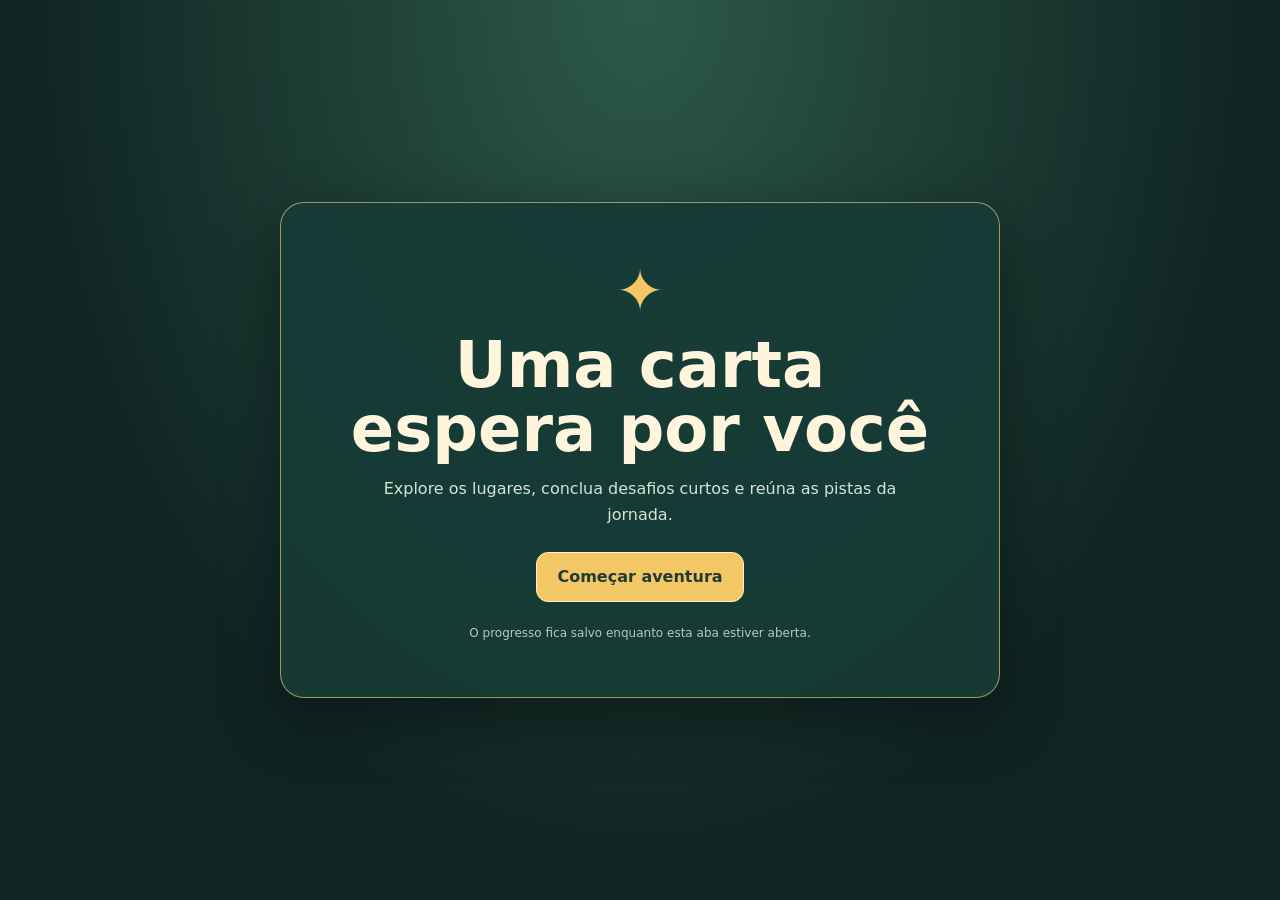
<file: index.html>
<!doctype html>
<html lang="pt-BR">
<head>
  <meta charset="utf-8">
  <meta name="viewport" content="width=device-width, initial-scale=1, viewport-fit=cover">
  <meta name="theme-color" content="#102522">
  <title>Aventura de David</title>
  <style>
    *{box-sizing:border-box}body{margin:0;min-height:100vh;display:grid;place-items:center;padding:22px;background:radial-gradient(ellipse at top,#2c594a,#102522 68%);color:#fff8e8;font-family:Trebuchet MS,system-ui,sans-serif}.card{width:min(100%,720px);padding:clamp(24px,6vw,54px);border:1px solid #f3d58a99;border-radius:24px;background:#173b36eF;box-shadow:0 20px 60px #0006;text-align:center}.mark{font-size:58px;color:#f3c765}.eyebrow{margin:10px 0;color:#f3c765;font-size:12px;font-weight:900;letter-spacing:.16em;text-transform:uppercase}h1{margin:8px 0 15px;font-size:clamp(36px,8vw,64px);line-height:1;color:#fff5dd}p{max-width:540px;margin:0 auto 24px;color:#d8e4d2;line-height:1.6}.start{display:inline-flex;justify-content:center;align-items:center;min-height:50px;padding:12px 20px;border:1px solid #fff1b7;border-radius:12px;background:#f3c765;color:#203b31;text-decoration:none;font-weight:900}.start:hover{filter:brightness(1.08)}.note{margin-top:22px!important;margin-bottom:0!important;font-size:12px;color:#b9c9be}
  </style>
</head>
<body>
  <main class="card">
    <div class="mark" aria-hidden="true">✦</div>
    <h1>Uma carta<br>espera por você</h1>
    <p>Explore os lugares, conclua desafios curtos e reúna as pistas da jornada.</p>
    <a class="start" href="Prototipos/Prototipo3_Exploracao_David/index.html">Começar aventura</a>
    <p class="note">O progresso fica salvo enquanto esta aba estiver aberta.</p>
  </main>
</body>
</html>
</file>
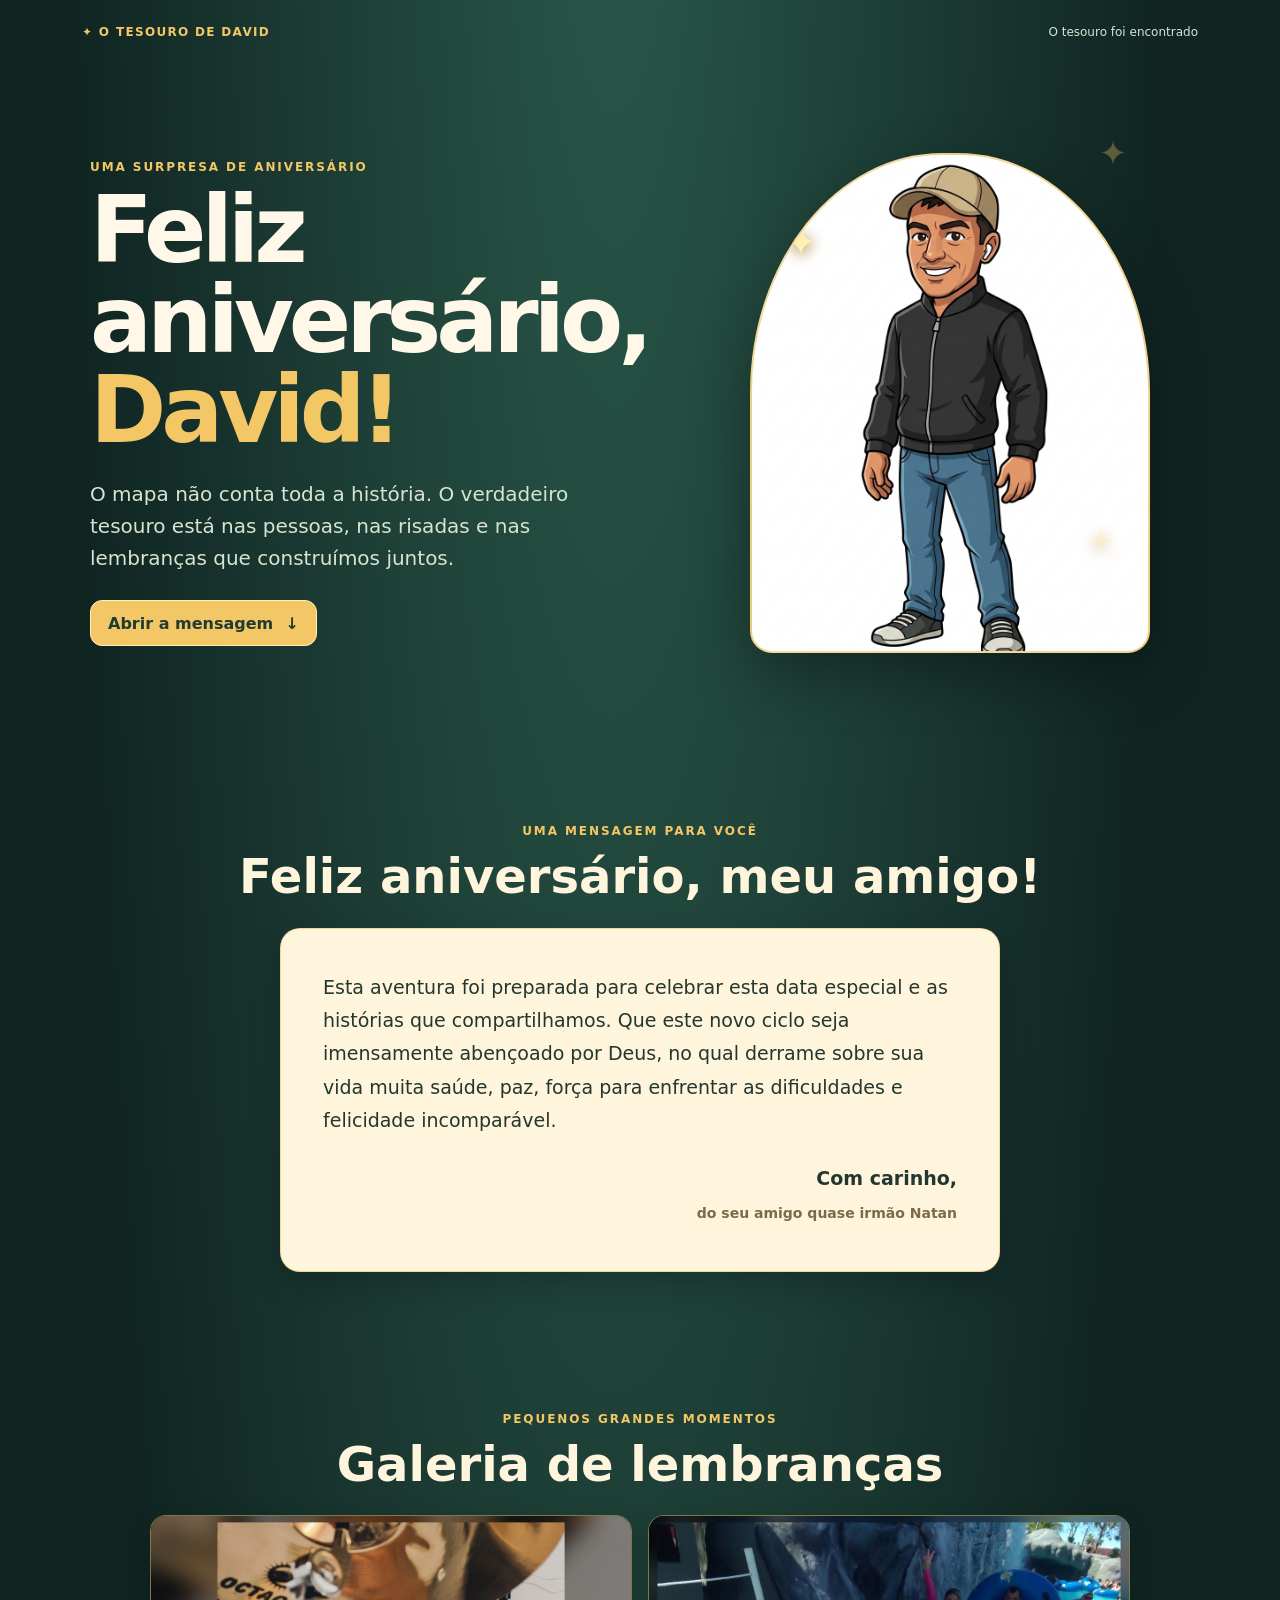
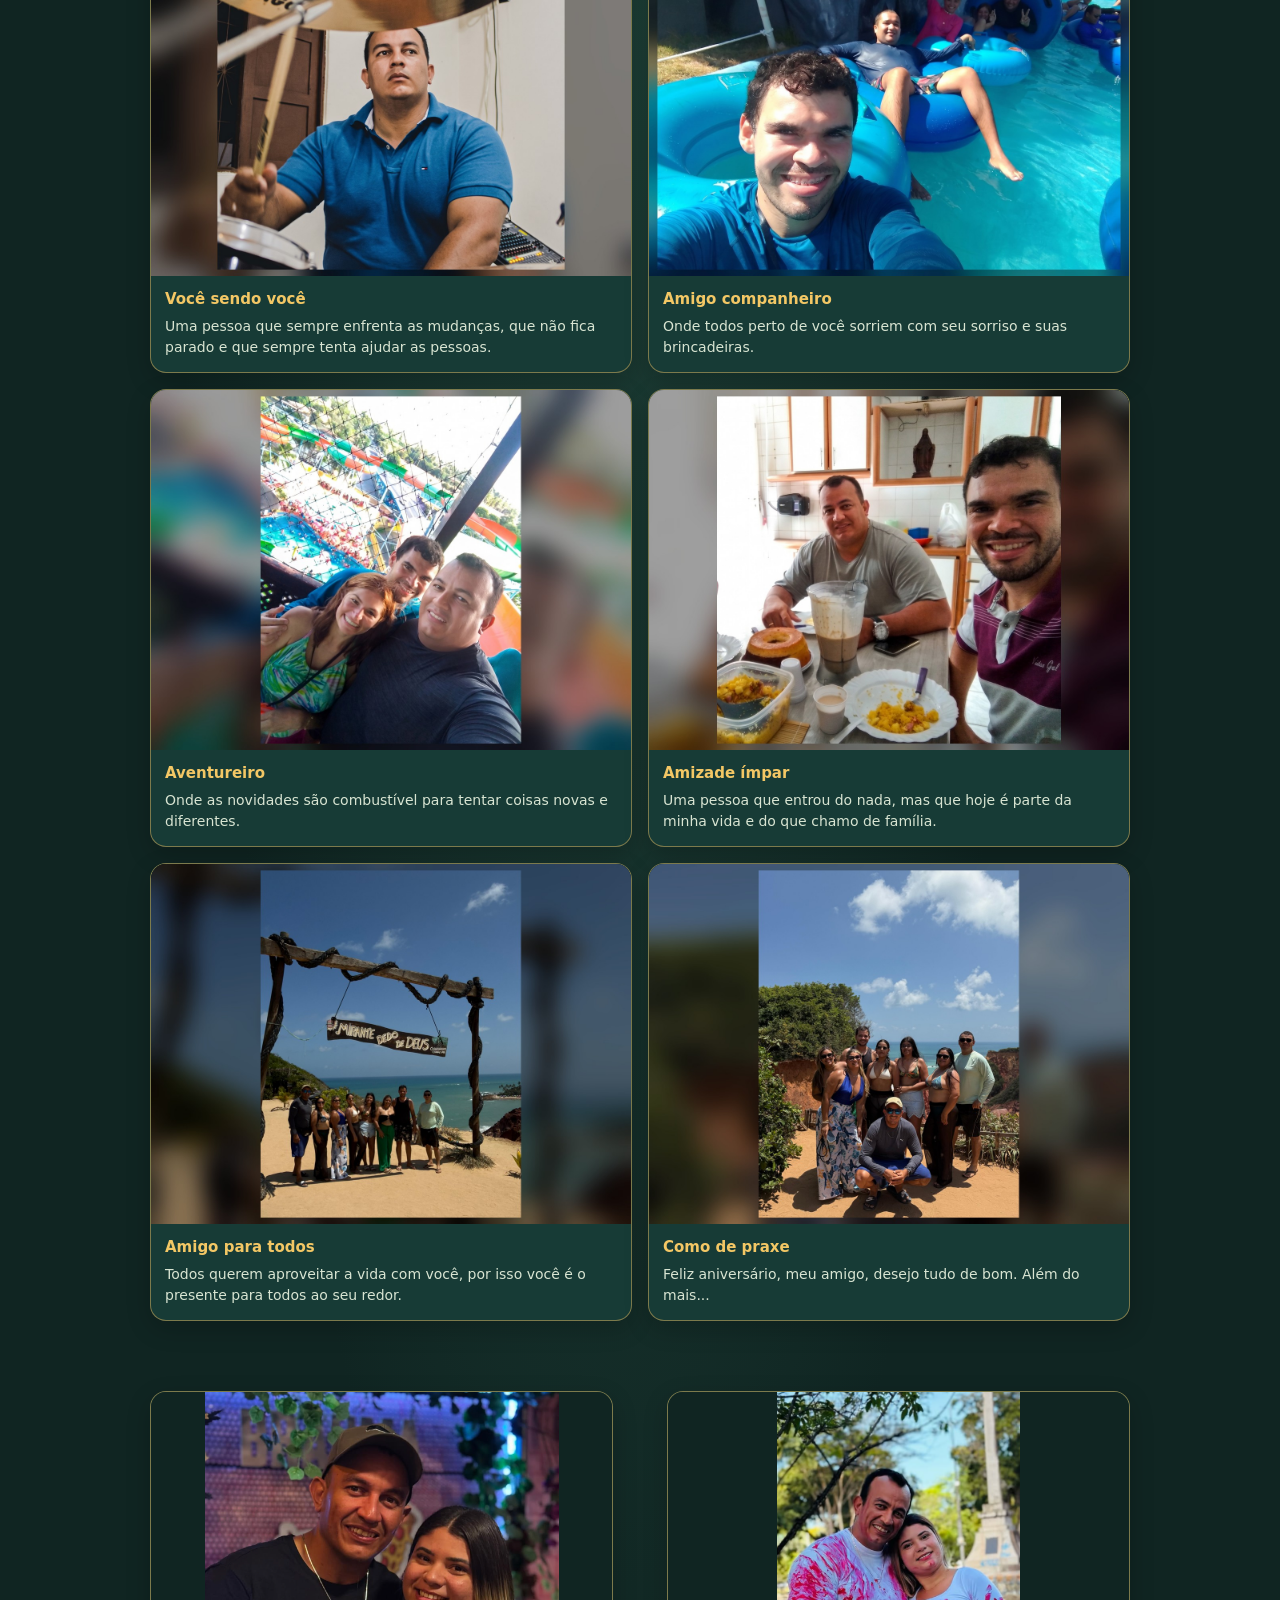
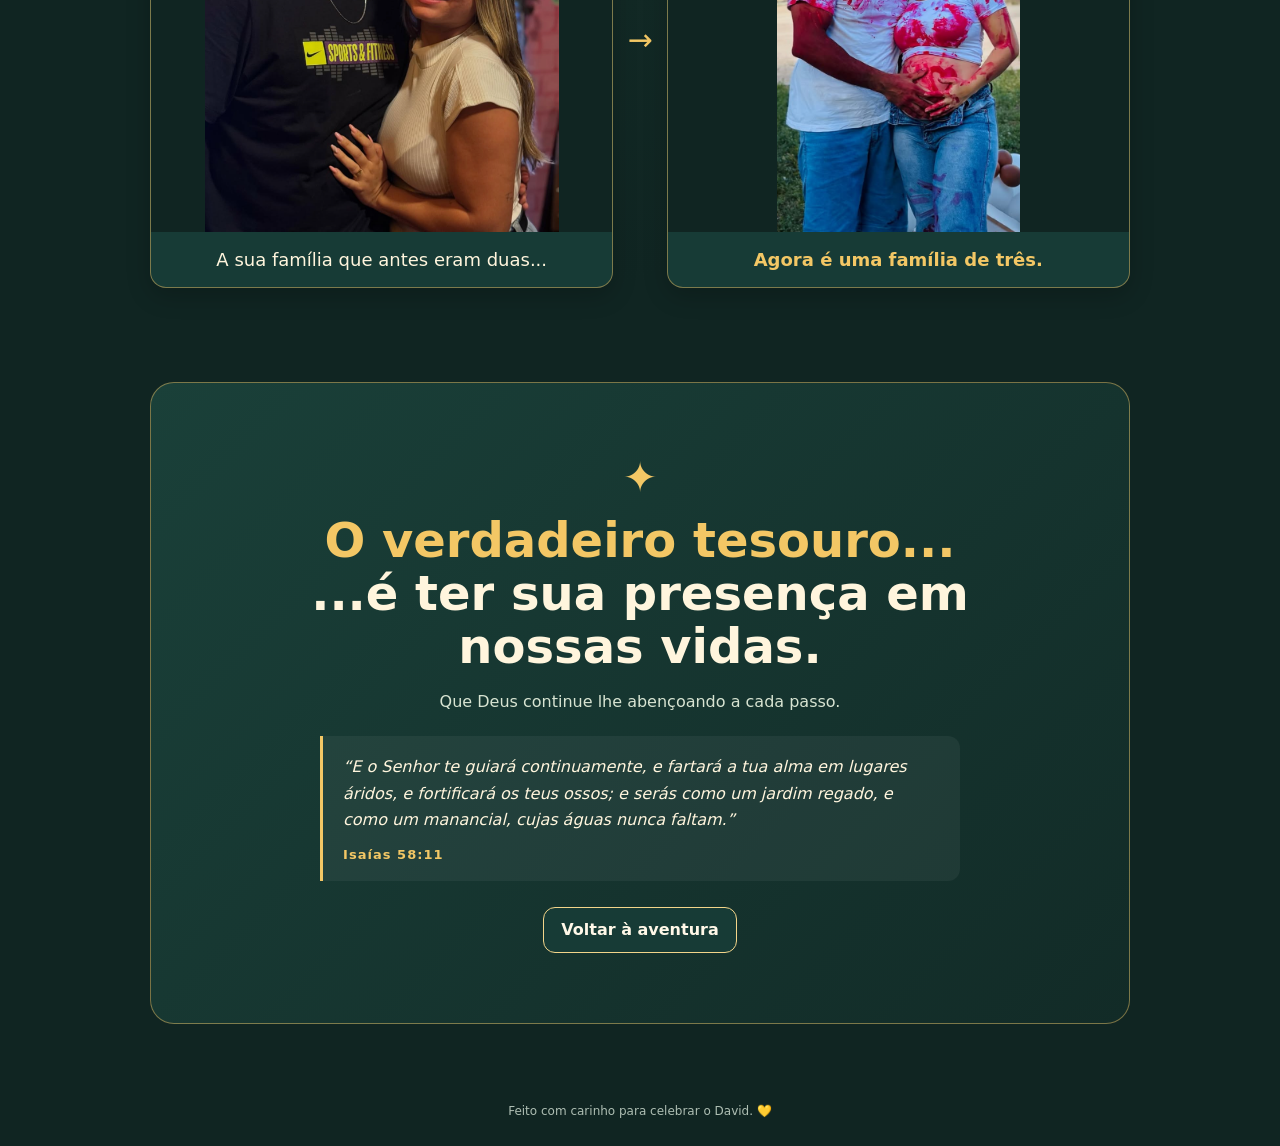
<file: Mensagem_homenagem/index.html>
<!doctype html>
<html lang="pt-BR">
<head>
  <meta charset="utf-8">
  <meta name="viewport" content="width=device-width, initial-scale=1, viewport-fit=cover">
  <meta name="theme-color" content="#183d38">
  <meta name="description" content="Uma homenagem de aniversário para David, encontrada no fim de uma aventura especial.">
  <title>O verdadeiro tesouro · David</title>
  <link rel="stylesheet" href="style.css?v=20261101-2">
  <script src="script.js?v=20261101-2" defer></script>
</head>
<body>
  <header class="topbar">
    <a class="brand" href="../Prototipos/Prototipo3_Exploracao_David/index.html" aria-label="Voltar à aventura O Tesouro de David">✦ O TESOURO DE DAVID</a>
    <span class="top-note">O tesouro foi encontrado</span>
  </header>

  <main>
    <section class="hero" aria-labelledby="page-title">
      <div class="hero-copy">
        <p class="eyebrow">Uma surpresa de aniversário</p>
        <h1 id="page-title">Feliz aniversário,<br><span>David!</span></h1>
        <p class="hero-text">O mapa não conta toda a história. O verdadeiro tesouro está nas pessoas, nas risadas e nas lembranças que construímos juntos.</p>
        <a class="button primary" href="#mensagem">Abrir a mensagem <span aria-hidden="true">↓</span></a>
      </div>
      <div class="hero-art">
        <img src="../imagens/Personagem_David/david%20versao%201.jpg" alt="Ilustração do David usada na aventura">
        <span class="sparkle sparkle-one" aria-hidden="true">✦</span>
        <span class="sparkle sparkle-two" aria-hidden="true">✧</span>
      </div>
      <div class="hero-decoration" aria-hidden="true">✦</div>
    </section>

    <section class="letter section" id="mensagem" aria-labelledby="letter-title">
      <p class="eyebrow">Uma mensagem para você</p>
      <h2 id="letter-title">Feliz aniversário, meu amigo!</h2>
      <div class="letter-card">
        <p>Esta aventura foi preparada para celebrar esta data especial e as histórias que compartilhamos. Que este novo ciclo seja imensamente abençoado por Deus, no qual derrame sobre sua vida muita saúde, paz, força para enfrentar as dificuldades e felicidade incomparável.</p>
        <p class="signoff">Com carinho,<br><span>do seu amigo quase irmão Natan</span></p>
      </div>
    </section>

    <section class="memories section" aria-labelledby="memories-title">
      <div class="section-heading">
        <p class="eyebrow">Pequenos grandes momentos</p>
        <h2 id="memories-title">Galeria de lembranças</h2>
      </div>
      <div class="album" aria-label="Fotos e lembranças">
        <article class="memory">
          <div class="photo"><img src="img/galeria_img01.jpg" alt="Foto: Você sendo você" loading="lazy" decoding="async"></div>
          <div class="memory-body">
            <h3>Você sendo você</h3>
            <p>Uma pessoa que sempre enfrenta as mudanças, que não fica parado e que sempre tenta ajudar as pessoas.</p>
          </div>
        </article>
        <article class="memory">
          <div class="photo"><img src="img/galeria_img02.jpg" alt="Foto: Amigo companheiro" loading="lazy" decoding="async"></div>
          <div class="memory-body">
            <h3>Amigo companheiro</h3>
            <p>Onde todos perto de você sorriem com seu sorriso e suas brincadeiras.</p>
          </div>
        </article>
        <article class="memory">
          <div class="photo"><img src="img/galeria_img03.jpg" alt="Foto: Aventureiro" loading="lazy" decoding="async"></div>
          <div class="memory-body">
            <h3>Aventureiro</h3>
            <p>Onde as novidades são combustível para tentar coisas novas e diferentes.</p>
          </div>
        </article>
        <article class="memory">
          <div class="photo"><img src="img/galeria_img04.jpg" alt="Foto: Amizade ímpar" loading="lazy" decoding="async"></div>
          <div class="memory-body">
            <h3>Amizade ímpar</h3>
            <p>Uma pessoa que entrou do nada, mas que hoje é parte da minha vida e do que chamo de família.</p>
          </div>
        </article>
        <article class="memory">
          <div class="photo"><img src="img/galeria_img05.jpg" alt="Foto: Amigo para todos" loading="lazy" decoding="async"></div>
          <div class="memory-body">
            <h3>Amigo para todos</h3>
            <p>Todos querem aproveitar a vida com você, por isso você é o presente para todos ao seu redor.</p>
          </div>
        </article>
        <article class="memory">
          <div class="photo"><img src="img/galeria_img06.jpg" alt="Foto: Como de praxe" loading="lazy" decoding="async"></div>
          <div class="memory-body">
            <h3>Como de praxe</h3>
            <p>Feliz aniversário, meu amigo, desejo tudo de bom. Além do mais...</p>
          </div>
        </article>
      </div>
    </section>

    <section class="family section" aria-label="Sua família">
      <div class="family-grid">
        <figure class="family-card">
          <img src="img/img07.png" alt="Sua família, antes, com duas pessoas" loading="lazy" decoding="async">
          <figcaption>A sua família que antes eram duas...</figcaption>
        </figure>
        <span class="family-arrow" aria-hidden="true">→</span>
        <figure class="family-card is-new">
          <img src="img/img08.png" alt="Sua família, agora, com três pessoas" loading="lazy" decoding="async">
          <figcaption>Agora é uma família de três.</figcaption>
        </figure>
      </div>
    </section>

    <section class="finale" aria-labelledby="finale-title">
      <span class="finale-star" aria-hidden="true">✦</span>
      <h2 id="finale-title"><span class="gold">O verdadeiro tesouro...</span><br>...é ter sua presença em nossas vidas.</h2>
      <p>Que Deus continue lhe abençoando a cada passo.</p>
      <blockquote class="verse">
        <p>“E o Senhor te guiará continuamente, e fartará a tua alma em lugares áridos, e fortificará os teus ossos; e serás como um jardim regado, e como um manancial, cujas águas nunca faltam.”</p>
        <cite>Isaías 58:11</cite>
      </blockquote>
      <a class="button" href="../Prototipos/Prototipo3_Exploracao_David/index.html">Voltar à aventura</a>
    </section>
  </main>

  <footer>Feito com carinho para celebrar o David. 💛</footer>

  <dialog class="lightbox" id="lightbox" aria-label="Visualização da foto">
    <button class="lightbox-close" id="lightboxClose" aria-label="Fechar foto">×</button>
    <img id="lightboxImage" alt="">
  </dialog>
</body>
</html>
</file>
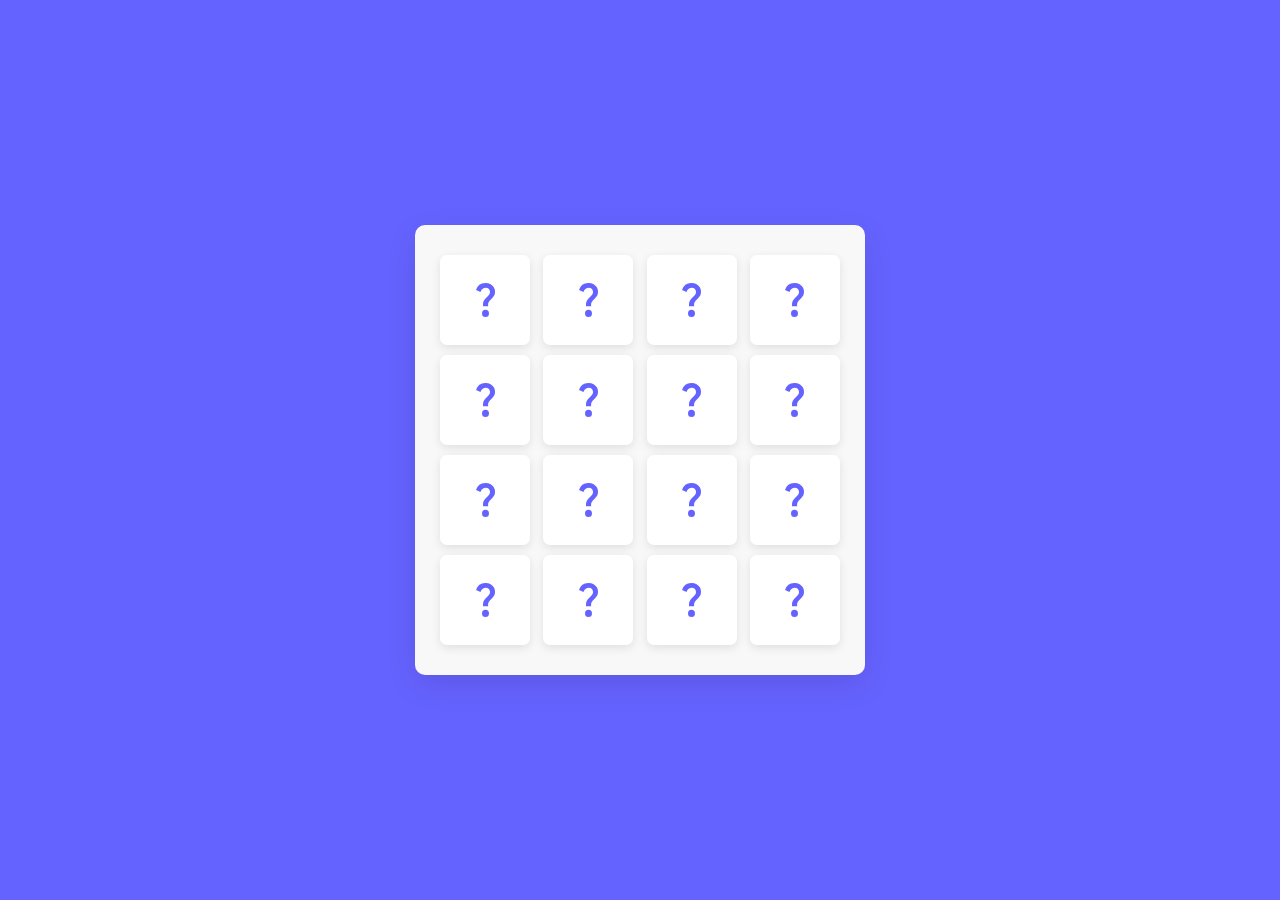
<file: Jogos_importados/Memory-Card-Game/index.html>
<!doctype html>
<html lang="en" dir="ltr"> 
 <head> 
  <meta charset="utf-8"> 
  <title>Talha - Memory Card Game</title> 

  <!-- 👇🏻👇🏻👇🏻👇🏻👇🏻👇🏻👇🏻👇🏻👇🏻👇🏻👇🏻👇🏻👇🏻👇🏻👇🏻👇🏻👇🏻👇🏻👇🏻👇🏻👇🏻👇🏻👇🏻👇🏻👇🏻👇🏻👇🏻👇🏻👇🏻👇🏻👇🏻👇🏻👇🏻👇🏻👇🏻👇🏻👇🏻👇🏻👇🏻👇🏻👇🏻👇🏻👇🏻-->
	<!-- Also uploaded the demo of this code in a gif : https://c.tenor.com/x8v1oNUOmg4AAAAd/tenor.gif-->
	<!-- 👆🏻👆🏻👆🏻👆🏻👆🏻👆🏻👆🏻👆🏻👆🏻👆🏻👆🏻👆🏻👆🏻👆🏻👆🏻👆🏻👆🏻👆🏻👆🏻👆🏻👆🏻👆🏻👆🏻👆🏻👆🏻👆🏻👆🏻👆🏻👆🏻👆🏻👆🏻👆🏻👆🏻👆🏻👆🏻👆🏻👆🏻👆🏻👆🏻👆🏻👆🏻👆🏻👆🏻-->

	<!-- 👇🏻👇🏻👇🏻👇🏻👇🏻👇🏻👇🏻👇🏻👇🏻👇🏻👇🏻👇🏻👇🏻👇🏻👇🏻👇🏻👇🏻👇🏻👇🏻👇🏻👇🏻👇🏻👇🏻👇🏻👇🏻👇🏻👇🏻👇🏻👇🏻👇🏻👇🏻👇🏻👇🏻👇🏻👇🏻👇🏻👇🏻👇🏻👇🏻👇🏻👇🏻👇🏻👇🏻-->
	<!-- More html-css-js Games Calculators Games Cards Elements Projects on https://www.github.com/he-is-talha --> 
	<!-- 👆🏻👆🏻👆🏻👆🏻👆🏻👆🏻👆🏻👆🏻👆🏻👆🏻👆🏻👆🏻👆🏻👆🏻👆🏻👆🏻👆🏻👆🏻👆🏻👆🏻👆🏻👆🏻👆🏻👆🏻👆🏻👆🏻👆🏻👆🏻👆🏻👆🏻👆🏻👆🏻👆🏻👆🏻👆🏻👆🏻👆🏻👆🏻👆🏻👆🏻👆🏻👆🏻👆🏻-->

	<link rel="icon" href="https://i.ibb.co/M6KTWnf/pic.jpg">
  <link rel="stylesheet" href="style.css"> 
  <meta name="viewport" content="width=device-width, initial-scale=1.0"> 
 </head> 
 <body> 
  <div class="wrapper"> 
   <ul class="cards"> 
    <li class="card"> 
     <div class="view front-view"> 
      <img src="images/que_icon.svg" alt="icon"> 
     </div> 
     <div class="view back-view"> 
      <img src="images/img-1.png" alt="card-img"> 
     </div> </li> 
    <li class="card"> 
     <div class="view front-view"> 
      <img src="images/que_icon.svg" alt="icon"> 
     </div> 
     <div class="view back-view"> 
      <img src="images/img-6.png" alt="card-img"> 
     </div> </li> 
    <li class="card"> 
     <div class="view front-view"> 
      <img src="images/que_icon.svg" alt="icon"> 
     </div> 
     <div class="view back-view"> 
      <img src="images/img-3.png" alt="card-img"> 
     </div> </li> 
    <li class="card"> 
     <div class="view front-view"> 
      <img src="images/que_icon.svg" alt="icon"> 
     </div> 
     <div class="view back-view"> 
      <img src="images/img-2.png" alt="card-img"> 
     </div> </li> 
    <li class="card"> 
     <div class="view front-view"> 
      <img src="images/que_icon.svg" alt="icon"> 
     </div> 
     <div class="view back-view"> 
      <img src="images/img-1.png" alt="card-img"> 
     </div> </li> 
    <li class="card"> 
     <div class="view front-view"> 
      <img src="images/que_icon.svg" alt="icon"> 
     </div> 
     <div class="view back-view"> 
      <img src="images/img-5.png" alt="card-img"> 
     </div> </li> 
    <li class="card"> 
     <div class="view front-view"> 
      <img src="images/que_icon.svg" alt="icon"> 
     </div> 
     <div class="view back-view"> 
      <img src="images/img-2.png" alt="card-img"> 
     </div> </li> 
    <li class="card"> 
     <div class="view front-view"> 
      <img src="images/que_icon.svg" alt="icon"> 
     </div> 
     <div class="view back-view"> 
      <img src="images/img-6.png" alt="card-img"> 
     </div> </li> 
    <li class="card"> 
     <div class="view front-view"> 
      <img src="images/que_icon.svg" alt="icon"> 
     </div> 
     <div class="view back-view"> 
      <img src="images/img-3.png" alt="card-img"> 
     </div> </li> 
    <li class="card"> 
     <div class="view front-view"> 
      <img src="images/que_icon.svg" alt="icon"> 
     </div> 
     <div class="view back-view"> 
      <img src="images/img-4.png" alt="card-img"> 
     </div> </li> 
    <li class="card"> 
     <div class="view front-view"> 
      <img src="images/que_icon.svg" alt="icon"> 
     </div> 
     <div class="view back-view"> 
      <img src="images/img-5.png" alt="card-img"> 
     </div> </li> 
    <li class="card"> 
     <div class="view front-view"> 
      <img src="images/que_icon.svg" alt="icon"> 
     </div> 
     <div class="view back-view"> 
      <img src="images/img-4.png" alt="card-img"> 
     </div> </li> 
    <li class="card"> 
     <div class="view front-view"> 
      <img src="images/que_icon.svg" alt="icon"> 
     </div> 
     <div class="view back-view"> 
      <img src="images/img-4.png" alt="card-img"> 
     </div> </li> 
    <li class="card"> 
     <div class="view front-view"> 
      <img src="images/que_icon.svg" alt="icon"> 
     </div> 
     <div class="view back-view"> 
      <img src="images/img-4.png" alt="card-img"> 
     </div> </li> 
    <li class="card"> 
     <div class="view front-view"> 
      <img src="images/que_icon.svg" alt="icon"> 
     </div> 
     <div class="view back-view"> 
      <img src="images/img-4.png" alt="card-img"> 
     </div> </li> 
    <li class="card"> 
     <div class="view front-view"> 
      <img src="images/que_icon.svg" alt="icon"> 
     </div> 
     <div class="view back-view"> 
      <img src="images/img-4.png" alt="card-img"> 
     </div> </li> 
   </ul> 
  </div> 
  <script src="script.js"></script> 
 
</body></html>
</file>
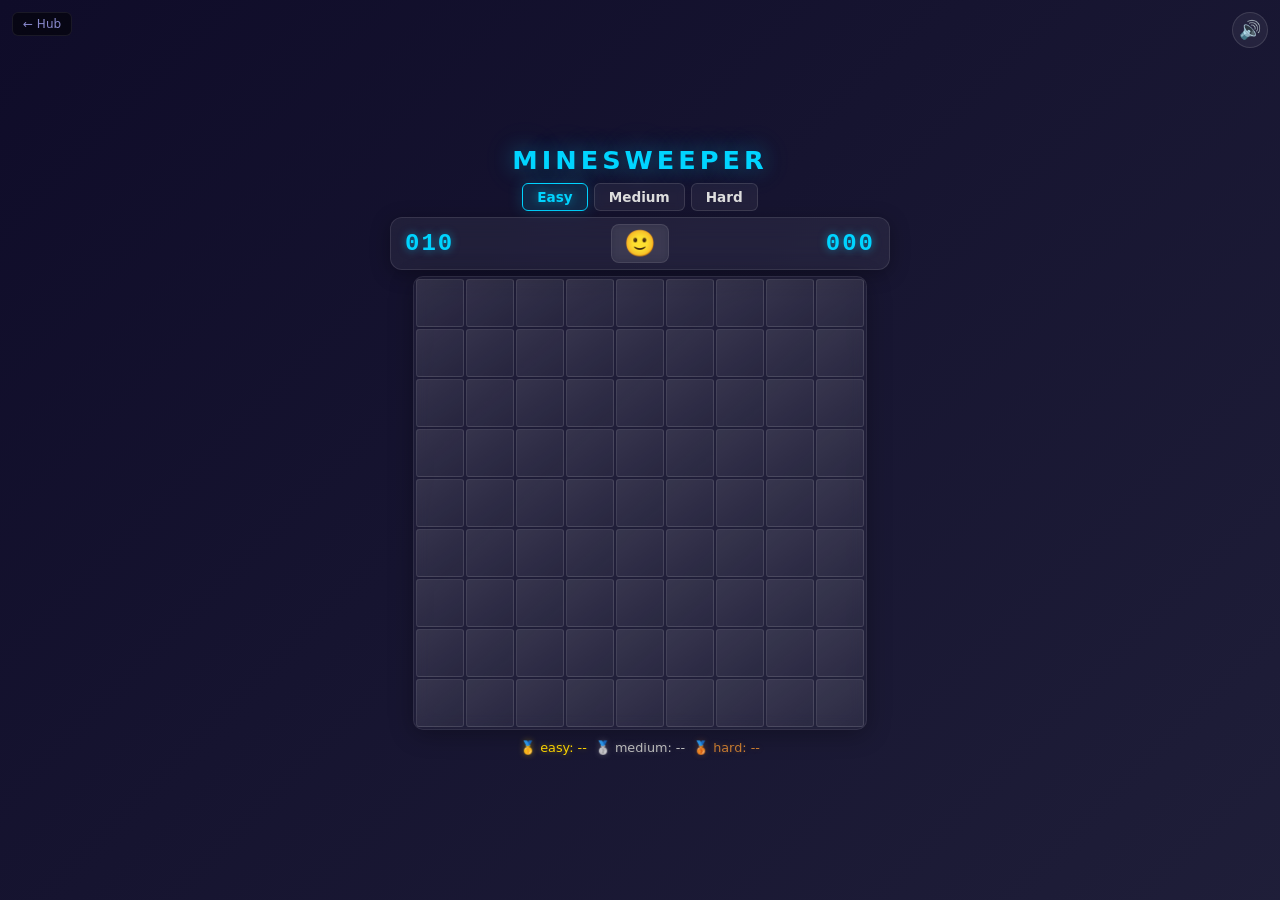
<file: Jogos_importados/Mine/index.html>
<!DOCTYPE html>
<html lang="en">
<head>
<meta charset="UTF-8">
<meta name="viewport" content="width=device-width,initial-scale=1.0,maximum-scale=1.0,user-scalable=no">
<title>Minesweeper</title>
<link rel="icon" href="data:image/svg+xml,<svg xmlns=%22http://www.w3.org/2000/svg%22 viewBox=%220 0 100 100%22><text y=%22.9em%22 font-size=%2290%22>💣</text></svg>">
<style>
*,*::before,*::after{box-sizing:border-box;margin:0;padding:0}
:root{--cell-size:38px;--gap:2px}
@keyframes bgMove{0%{background-position:0% 50%}50%{background-position:100% 50%}100%{background-position:0% 50%}}
body{font-family:'Segoe UI',system-ui,-apple-system,sans-serif;min-height:100dvh;display:flex;justify-content:center;align-items:center;user-select:none;-webkit-user-select:none;-webkit-touch-callout:none;overflow:hidden;margin:0;background:linear-gradient(-45deg,#0f0c29,#302b63,#24243e,#0f0c29);background-size:400% 400%;animation:bgMove 12s ease infinite}
@keyframes bgMove{0%{background-position:0% 50%}50%{background-position:100% 50%}100%{background-position:0% 50%}}
#app{text-align:center;padding:10px;max-width:800px;width:100%;display:flex;flex-direction:column;align-items:center;gap:6px;position:relative}
h1{font-size:clamp(1rem,4vw,1.6rem);font-weight:800;letter-spacing:4px;text-transform:uppercase;color:#00d4ff;text-shadow:0 0 20px rgba(0,212,255,.35),0 0 40px rgba(0,212,255,.2);margin-bottom:2px}
.diff{display:flex;gap:6px;flex-wrap:wrap;justify-content:center}
.diff label{position:relative;padding:5px 14px;border:1px solid rgba(255,255,255,.12);background:rgba(255,255,255,.06);color:#ddd;border-radius:6px;cursor:pointer;font-size:clamp(.7rem,2.5vw,.85rem);font-weight:600;transition:all .25s;backdrop-filter:blur(4px)}
.diff label:hover{border-color:rgba(0,212,255,.5);background:rgba(0,212,255,.08)}
.diff input{position:absolute;opacity:0;pointer-events:none}
.diff input:checked+span{color:#00d4ff;text-shadow:0 0 10px rgba(0,212,255,.5)}
.diff label:has(input:checked){border-color:#00d4ff;background:rgba(0,212,255,.12);box-shadow:0 0 15px rgba(0,212,255,.2)}
.status{display:flex;justify-content:space-between;align-items:center;background:rgba(255,255,255,.06);backdrop-filter:blur(12px);-webkit-backdrop-filter:blur(12px);border:1px solid rgba(255,255,255,.1);border-radius:12px;padding:6px 14px;width:100%;max-width:500px;box-shadow:0 4px 20px rgba(0,0,0,.3)}
.counter{font-family:'Courier New',monospace;font-size:clamp(1.1rem,4vw,1.5rem);font-weight:700;color:#00d4ff;text-shadow:0 0 8px rgba(0,212,255,.5);min-width:44px;letter-spacing:2px;font-variant-numeric:tabular-nums}
.face{font-size:clamp(1.2rem,4.5vw,1.6rem);cursor:pointer;background:rgba(255,255,255,.06);border:1px solid rgba(255,255,255,.1);padding:2px 12px;border-radius:8px;transition:all .2s;line-height:1.3;backdrop-filter:blur(4px)}
.face:hover{background:rgba(255,255,255,.12);transform:scale(1.05)}
.face:active{transform:scale(.92)}
.bw{background:rgba(255,255,255,.04);backdrop-filter:blur(8px);-webkit-backdrop-filter:blur(8px);border:1px solid rgba(255,255,255,.08);border-radius:10px;padding:var(--gap);box-shadow:0 4px 24px rgba(0,0,0,.3);overflow-x:auto;-webkit-overflow-scrolling:touch}
.board{display:grid;gap:var(--gap);touch-action:none}
.cell{aspect-ratio:1;display:flex;align-items:center;justify-content:center;font-size:calc(var(--cell-size)*.52);font-weight:800;cursor:pointer;border-radius:3px;background:linear-gradient(145deg,rgba(255,255,255,.1),rgba(255,255,255,.04));border:1px solid rgba(255,255,255,.1);transition:background .12s,transform .1s,box-shadow .15s;position:relative;will-change:transform;color:#ddd;text-shadow:none}
.cell:active:not(.rv):not(.flag):not(.mine-show):not(.mine-hit){transform:scale(.88)}
.cell.rv{background:rgba(0,0,0,.35);border-color:rgba(255,255,255,.04);cursor:default;box-shadow:inset 0 0 6px rgba(0,0,0,.5)}
.cell.rv:active{transform:none}
.cell.flag{animation:flagWave 1.2s ease-in-out infinite}
.cell.flag::after{content:'🚩';font-size:calc(var(--cell-size)*.5)}
@keyframes flagWave{0%,100%{transform:translateY(0)}25%{transform:translateY(-2px)}75%{transform:translateY(1px)}}
.cell.n1{background:linear-gradient(135deg,rgba(33,150,243,.15),rgba(33,150,243,.05));color:#2196F3;text-shadow:0 0 10px rgba(33,150,243,.6),0 0 20px rgba(33,150,243,.3)}
.cell.n2{background:linear-gradient(135deg,rgba(76,175,80,.15),rgba(76,175,80,.05));color:#4CAF50;text-shadow:0 0 10px rgba(76,175,80,.6),0 0 20px rgba(76,175,80,.3)}
.cell.n3{background:linear-gradient(135deg,rgba(244,67,54,.15),rgba(244,67,54,.05));color:#f44336;text-shadow:0 0 10px rgba(244,67,54,.6),0 0 20px rgba(244,67,54,.3)}
.cell.n4{background:linear-gradient(135deg,rgba(156,39,176,.15),rgba(156,39,176,.05));color:#9C27B0;text-shadow:0 0 10px rgba(156,39,176,.6),0 0 20px rgba(156,39,176,.3)}
.cell.n5{background:linear-gradient(135deg,rgba(255,152,0,.15),rgba(255,152,0,.05));color:#FF9800;text-shadow:0 0 10px rgba(255,152,0,.6),0 0 20px rgba(255,152,0,.3)}
.cell.n6{background:linear-gradient(135deg,rgba(0,150,136,.15),rgba(0,150,136,.05));color:#009688;text-shadow:0 0 10px rgba(0,150,136,.6),0 0 20px rgba(0,150,136,.3)}
.cell.n7{background:linear-gradient(135deg,rgba(96,125,139,.15),rgba(96,125,139,.05));color:#607D8B;text-shadow:0 0 8px rgba(96,125,139,.5),0 0 16px rgba(96,125,139,.2)}
.cell.n8{background:linear-gradient(135deg,rgba(158,158,158,.15),rgba(158,158,158,.05));color:#9E9E9E;text-shadow:0 0 8px rgba(158,158,158,.5),0 0 16px rgba(158,158,158,.2)}
.cell.mine-hit{background:#ff1744!important;animation:mineBurst .6s ease-out;z-index:5;box-shadow:0 0 40px rgba(255,23,68,.8)!important;border-color:#ff1744!important}
.cell.mine-hit::after{content:'💥';font-size:calc(var(--cell-size)*.6);position:absolute;z-index:6;animation:burstPop .4s ease-out}
@keyframes mineBurst{0%{transform:scale(1);box-shadow:0 0 0 transparent}20%{transform:scale(1.5);box-shadow:0 0 60px rgba(255,23,68,.9)}50%{transform:scale(.8)}70%{transform:scale(1.1)}100%{transform:scale(1);box-shadow:0 0 20px rgba(255,23,68,.4)}}
@keyframes burstPop{0%{transform:scale(0) rotate(-30deg);opacity:0}50%{transform:scale(1.3) rotate(10deg)}100%{transform:scale(1) rotate(0);opacity:1}}
.cell.mine-show{animation:pop .35s ease-out both}
.cell.mine-show::after{content:'💣';font-size:calc(var(--cell-size)*.5)}
.cell.wflag::after{content:'❌';font-size:calc(var(--cell-size)*.45)}
.cell.wflag{background:rgba(255,23,68,.15)!important}
.cell.win-flag{opacity:.7}
@keyframes pop{0%{transform:scale(0);opacity:0}60%{transform:scale(1.15)}100%{transform:scale(1);opacity:1}}
.best{display:flex;gap:8px;align-items:center;justify-content:center;margin-top:4px;font-size:clamp(.7rem,2.5vw,.8rem);color:rgba(255,255,255,.5);min-height:1.2em;flex-wrap:wrap}
.best span{display:inline-flex;align-items:center;gap:3px}
.best .gold{color:#ffd700;text-shadow:0 0 6px rgba(255,215,0,.4)}
.best .silver{color:#c0c0c0;text-shadow:0 0 6px rgba(192,192,192,.3)}
.best .bronze{color:#cd7f32;text-shadow:0 0 6px rgba(205,127,50,.3)}
.mute{position:fixed;top:12px;right:12px;width:36px;height:36px;border-radius:50%;border:1px solid rgba(255,255,255,.12);background:rgba(255,255,255,.06);backdrop-filter:blur(8px);cursor:pointer;font-size:18px;display:flex;align-items:center;justify-content:center;transition:all .2s;z-index:10;color:#ddd}
.mute:hover{background:rgba(255,255,255,.12);border-color:rgba(0,212,255,.4)}
@keyframes confettiFall{0%{transform:translateY(-10px) rotate(0);opacity:1}100%{transform:translateY(100vh) rotate(720deg);opacity:0}}
.confetti{position:fixed;width:8px;height:8px;border-radius:2px;pointer-events:none;z-index:100;animation:confettiFall 2.5s ease-in forwards}
@keyframes explosionShake{0%,100%{transform:translate(0)}10%{transform:translate(-4px,2px)}20%{transform:translate(4px,-2px)}30%{transform:translate(-2px,4px)}40%{transform:translate(2px,-4px)}50%{transform:translate(-4px,-2px)}60%{transform:translate(4px,2px)}70%{transform:translate(-2px,-4px)}80%{transform:translate(2px,4px)}90%{transform:translate(-4px,2px)}}
.shake{animation:explosionShake .5s ease-out}
@media(max-width:420px){.status{padding:4px 8px}.counter{min-width:32px;letter-spacing:1px}.bw{padding:1px}}
body.challenge-mode{min-height:100%;background:linear-gradient(-45deg,#0f0c29,#302b63,#24243e,#0f0c29)}
body.challenge-mode .diff,body.challenge-mode .best,body.challenge-mode .hub-link,body.challenge-mode .mute{display:none}
body.challenge-mode h1{font-size:clamp(1rem,3.5vw,1.35rem);letter-spacing:2px}
</style>
</head>
<body>
<div id="app">
<h1>MINESWEEPER</h1>
<div class="diff">
<label for="diffEasy"><input type="radio" name="diff" value="easy" id="diffEasy" checked><span>Easy</span></label>
<label for="diffMed"><input type="radio" name="diff" value="medium" id="diffMed"><span>Medium</span></label>
<label for="diffHard"><input type="radio" name="diff" value="hard" id="diffHard"><span>Hard</span></label>
</div>
<div class="status">
<div class="counter" id="flagC">000</div>
<button class="face" id="face">🙂</button>
<div class="counter" id="timer">000</div>
</div>
<div class="bw"><div class="board" id="board"></div></div>
<div class="best" id="best"></div>
</div>
<button class="mute" id="muteBtn" title="Toggle sound">🔊</button>
<a class="hub-link" href="../../index.html" style="position:fixed;top:12px;left:12px;color:#8888cc;text-decoration:none;font-size:12px;padding:4px 10px;border-radius:6px;background:rgba(0,0,0,.5);backdrop-filter:blur(8px);-webkit-backdrop-filter:blur(8px);border:1px solid rgba(255,255,255,.08);z-index:10;font-family:'Segoe UI',system-ui,-apple-system,sans-serif;transition:all .2s" onmouseover="this.style.color='#aaaaff'" onmouseout="this.style.color='#8888cc'">&larr; Hub</a>
<div id="pauseOverlay" style="position:fixed;inset:0;background:rgba(0,0,0,.7);backdrop-filter:blur(6px);-webkit-backdrop-filter:blur(6px);display:flex;align-items:center;justify-content:center;z-index:99;opacity:0;pointer-events:none;transition:opacity .4s">
<div style="background:rgba(14,14,38,.92);backdrop-filter:blur(24px);-webkit-backdrop-filter:blur(24px);border:1px solid rgba(255,255,255,.08);border-radius:24px;padding:36px 28px;text-align:center;max-width:280px;width:90%">
<div style="font-size:48px;margin-bottom:8px">⏸️</div>
<h2 style="font-size:24px;margin-bottom:8px;color:#00d4ff;text-shadow:0 0 20px rgba(0,212,255,.3)">Paused</h2>
<p style="color:#888;font-size:14px">Press <span style="background:rgba(255,255,255,.08);padding:2px 8px;border-radius:4px;font-family:inherit">P</span> or <span style="background:rgba(255,255,255,.08);padding:2px 8px;border-radius:4px;font-family:inherit">Esc</span> to resume</p>
</div>
</div>
<script>
const $=(s,o=document)=>o.querySelector(s),$$=(s,o=document)=>[...o.querySelectorAll(s)];
const challengeMode=new URLSearchParams(location.search).get('challenge')==='anniversary'||window.parent!==window;
const MODES={easy:{r:9,c:9,m:10},medium:{r:16,c:16,m:40},hard:{r:16,c:30,m:99}};
const NCOL=['','n1','n2','n3','n4','n5','n6','n7','n8'];

let mode='easy',R=9,C=9,M=10,brd=[],el=[],flags=0,timer=0,ti=null,fc=true,over=false,won=false,rev=0,tch=null,th=false,lt=null,ts=null,muted=false,paused=false;

const face=$('#face'),flagC=$('#flagC'),timerEl=$('#timer'),board=$('#board'),bestEl=$('#best'),muteBtn=$('#muteBtn');
if(challengeMode){document.body.classList.add('challenge-mode');document.title='Mine · Fase fácil';$('h1').textContent='FASE FÁCIL · MINE';}

const AudioCtx=window.AudioContext||window.webkitAudioContext;
let actx=null;
function getCtx(){if(!actx)actx=new AudioCtx();if(actx.state==='suspended')actx.resume();return actx}
function playTone(freq,dur,type='sine',vol=.12){
  if(muted)return;
  try{
    const c=getCtx(),o=c.createOscillator(),g=c.createGain();
    o.type=type;o.frequency.value=freq;g.gain.value=vol;
    g.gain.exponentialRampToValueAtTime(.001,c.currentTime+dur);
    o.connect(g);g.connect(c.destination);o.start();o.stop(c.currentTime+dur);
  }catch(e){}
}
function sfxReveal(){playTone(600,.08,'sine',.08)}
function sfxFlag(){playTone(400,.1,'triangle',.08);setTimeout(()=>playTone(600,.1,'triangle',.06),80)}
function sfxExplode(){playTone(120,.3,'sawtooth',.12);setTimeout(()=>playTone(80,.4,'sawtooth',.1),100);setTimeout(()=>playTone(50,.5,'sawtooth',.08),250)}
function sfxWin(){[523,659,784,1047].forEach((f,i)=>setTimeout(()=>playTone(f,.2,'sine',.1),i*120))}
function sfxChord(freqs,dur,vol=.08){freqs.forEach((f,i)=>setTimeout(()=>playTone(f,dur,'sine',vol),i*60))}

// Procedural background music using Web Audio API
const bgMusic = {
  ctx:null,playing:false,nodes:[],master:null,
  _create(){
    if(this.ctx)return;
    try{this.ctx=getCtx()}catch(e){return}
    const ctx=this.ctx,now=ctx.currentTime;
    const master=ctx.createGain();
    master.gain.value=muted?0:0.20;
    master.connect(ctx.destination);
    this.master=master;

    const filter=ctx.createBiquadFilter();
    filter.type='lowpass';filter.frequency.value=500;filter.Q.value=1.5;
    filter.connect(master);

    const chord=[130.81,155.56,196,233.08,293.66];
    chord.forEach((f,i)=>{
      const osc=ctx.createOscillator();
      const g=ctx.createGain();
      osc.type=i<2?'triangle':'sine';
      osc.frequency.value=f+(i*0.08);
      g.gain.setValueAtTime(0,now);
      g.gain.linearRampToValueAtTime(0.014-i*0.0005,now+3+i*0.5);
      osc.connect(g);g.connect(filter);
      osc.start();
      this.nodes.push(osc);
    });

    const lfo=ctx.createOscillator();
    const lfoG=ctx.createGain();
    lfo.type='sine';lfo.frequency.value=0.12;
    lfoG.gain.value=150;
    lfo.connect(lfoG);lfoG.connect(filter.frequency);
    lfo.start();
    this.nodes.push(lfo);

    const sub=ctx.createOscillator();
    const subG=ctx.createGain();
    sub.type='sine';sub.frequency.value=65.41;
    subG.gain.setValueAtTime(0,now);
    subG.gain.linearRampToValueAtTime(0.035,now+4);
    sub.connect(subG);subG.connect(master);
    sub.start();
    this.nodes.push(sub);
  },
  start(){
    this._create();
    if(!this.playing&&this.master){
      this.master.gain.linearRampToValueAtTime(muted?0:0.20,this.ctx.currentTime+0.3);
      this.playing=true;
    }
  },
  stop(){
    if(this.master&&this.ctx){
      this.master.gain.linearRampToValueAtTime(0,this.ctx.currentTime+0.5);
    }
    this.playing=false;
  },
  toggle(){this.playing?this.stop():this.start()}
};

function init(m){
  mode=m;const cfg=MODES[m];R=cfg.r;C=cfg.c;M=cfg.m;
  over=false;won=false;fc=true;rev=0;flags=0;timer=0;th=false;paused=false;
  document.querySelectorAll('.confetti').forEach(el=>el.remove());
  if(ti){clearInterval(ti);ti=null}
  brd=[];el=[];
  for(let r=0;r<R;r++){brd[r]=[];el[r]=[];for(let c=0;c<C;c++)brd[r][c]={m:false,rv:false,f:false,a:0}}
  $$('.diff input').forEach(b=>b.checked=b.value===m);
  resize();
  render();
  updateUI();
  loadBest();
  face.textContent='🙂';
  document.getElementById('pauseOverlay').style.opacity='0';
  document.getElementById('pauseOverlay').style.pointerEvents='none';
  document.getElementById('app').classList.remove('shake');
}

function resize(){
  const vw=window.innerWidth-20,gap=2,mg=Math.min(vw,680);
  const raw=(mg-(C-1)*gap)/C;
  const sz=Math.max(Math.min(Math.floor(raw),48),32);
  const pw=sz*C+(C-1)*gap;
  const actualPw=Math.min(pw,mg);
  const cellSz=Math.floor((actualPw-(C-1)*gap)/C);
  document.documentElement.style.setProperty('--cell-size',cellSz+'px');
  board.style.gridTemplateColumns=`repeat(${C},${cellSz}px)`;
  board.style.width=actualPw+'px';
}

function render(){
  board.innerHTML='';
  for(let r=0;r<R;r++)for(let c=0;c<C;c++){
    const d=document.createElement('div');
    d.className='cell';d.dataset.r=r;d.dataset.c=c;
    board.appendChild(d);el[r][c]=d;
  }
}

function placeMines(sr,sc){
  const isSafe=(r,c)=>Math.abs(r-sr)<=1&&Math.abs(c-sc)<=1;
  let placed=0;
  while(placed<M){
    const r=Math.floor(Math.random()*R),c=Math.floor(Math.random()*C);
    if(!brd[r][c].m&&!isSafe(r,c)){brd[r][c].m=true;placed++}
  }
  for(let r=0;r<R;r++)for(let c=0;c<C;c++){
    if(brd[r][c].m)continue;let n=0;
    for(let dr=-1;dr<=1;dr++)for(let dc=-1;dc<=1;dc++){
      if(dr===0&&dc===0)continue;
      const nr=r+dr,nc=c+dc;
      if(nr>=0&&nr<R&&nc>=0&&nc<C&&brd[nr][nc].m)n++
    }
    brd[r][c].a=n;
  }
}

function reveal(r,c){
  if(over||won||brd[r][c].rv||brd[r][c].f)return;
  if(fc){fc=false;bgMusic.start();placeMines(r,c);startTimer()}
  if(brd[r][c].m){hitMine(r,c);return}
  flood(r,c);
  sfxReveal();
  if(checkWin())winGame();
  updateUI();
}

function flood(r,c){
  const q=[[r,c]];const seen=new Set();
  while(q.length){
    const [cr,cc]=q.shift(),key=cr+','+cc;
    if(seen.has(key))continue;seen.add(key);
    const cell=brd[cr][cc];
    if(cell.rv||cell.f||cell.m)continue;
    cell.rv=true;rev++;showCell(cr,cc);
    if(cell.a===0){
      for(let dr=-1;dr<=1;dr++)for(let dc=-1;dc<=1;dc++){
        if(dr===0&&dc===0)continue;
        const nr=cr+dr,nc=cc+dc;
        if(nr>=0&&nr<R&&nc>=0&&nc<C&&!brd[nr][nc].rv)q.push([nr,nc])
      }
    }
  }
}

function showCell(r,c){
  const cell=brd[r][c],e=el[r][c];
  e.classList.add('rv');
  if(cell.a>0){e.textContent=cell.a;e.classList.add(NCOL[cell.a])}
}

function hitMine(r,c){
  over=true;stopTimer();face.textContent='💀';
  const hitE=el[r][c];
  hitE.classList.add('mine-hit');
  sfxExplode();
  bgMusic.stop();
  document.getElementById('app').classList.add('shake');
  spawnExplosionParticles(r,c);
  for(let rr=0;rr<R;rr++)for(let cc=0;cc<C;cc++){
    const cell=brd[rr][cc],e=el[rr][cc];
    if(cell.m&&!cell.f){e.classList.add('mine-show');e.textContent=''}
    else if(!cell.m&&cell.f){e.classList.add('wflag');e.textContent=''}
  }
  updateUI();
}

function winGame(){
  won=true;over=true;stopTimer();
  face.textContent='😎';
  for(let r=0;r<R;r++)for(let c=0;c<C;c++){
    const cell=brd[r][c],e=el[r][c];
    if(cell.m&&!cell.f){e.classList.add('mine-show','win-flag');e.textContent=''}
  }
  sfxWin();
  spawnConfetti();
  saveBest();
  updateUI();
  if(challengeMode&&window.parent!==window)window.parent.postMessage({type:'mineChallengeComplete'},'*');
}

function checkWin(){return rev===R*C-M}

function toggleFlag(r,c){
  if(over||won||brd[r][c].rv)return;
  if(flags>=M&&!brd[r][c].f)return;
  if(fc)bgMusic.start();
  const cell=brd[r][c],e=el[r][c];
  if(cell.f){cell.f=false;flags--;e.classList.remove('flag');e.textContent=''}
  else{cell.f=true;flags++;e.classList.add('flag');e.textContent='';sfxFlag()}
  updateUI();
}

function startTimer(){if(!ti){ti=setInterval(()=>{timer++;timerEl.textContent=String(timer).padStart(3,'0')},1000)}}
function stopTimer(){if(ti){clearInterval(ti);ti=null}}

function updateUI(){
  const rem=M-flags;
  flagC.textContent=String(Math.max(0,rem)).padStart(3,'0');
  timerEl.textContent=String(timer).padStart(3,'0');
}

function lsGet(k,def){try{const v=localStorage.getItem(k);return v!==null?v:def}catch(e){return def}}
function lsSet(k,v){try{localStorage.setItem(k,v)}catch(e){}}

function loadBest(){
  if(challengeMode){bestEl.innerHTML='';return}
  const diffs=['easy','medium','hard'];
  const medals=['🥇','🥈','🥉'];
  const cls=['gold','silver','bronze'];
  let html='';
  diffs.forEach((d,i)=>{
    const saved=lsGet('ms_best_'+d);
    if(saved)html+=`<span class="${cls[i]}">${medals[i]} ${d}: ${saved}s</span>`;
    else html+=`<span class="${cls[i]}">${medals[i]} ${d}: --</span>`;
  });
  bestEl.innerHTML=html;
}

function saveBest(){
  if(challengeMode)return;
  if(won){
    const key='ms_best_'+mode;
    const saved=lsGet(key);
    if(!saved||timer<parseInt(saved)){lsSet(key,timer);loadBest()}
  }
}

function resetGame(){th=false;if(lt){clearTimeout(lt);lt=null}init(mode)}

function getCell(e){
  let t=e.target;
  while(t&&!t.dataset.r)t=t.parentElement;
  if(!t)return null;
  return{t,row:+t.dataset.r,col:+t.dataset.c}
}

function spawnConfetti(){
  const colors=['#ff0','#f0f','#0ff','#f00','#0f0','#00f','#ff8800','#ff0088','#00ff88','#8800ff'];
  for(let i=0;i<80;i++){
    const c=document.createElement('div');
    c.className='confetti';
    c.style.left=Math.random()*100+'vw';
    c.style.background=colors[Math.floor(Math.random()*colors.length)];
    c.style.width=(3+Math.random()*7)+'px';
    c.style.height=(3+Math.random()*7)+'px';
    c.style.borderRadius=Math.random()>.5?'50%':'2px';
    c.style.animationDuration=(1.5+Math.random()*2)+'s';
    c.style.animationDelay=Math.random()*.8+'s';
    document.body.appendChild(c);
    setTimeout(()=>c.remove(),4000);
  }
}

function spawnExplosionParticles(r,c){
  const e=el[r][c];
  if(!e)return;
  const rect=e.getBoundingClientRect();
  const cx=rect.left+rect.width/2,cy=rect.top+rect.height/2;
  const colors=['#ff1744','#ff9100','#ffea00','#d500f9','#fff'];
  for(let i=0;i<30;i++){
    const p=document.createElement('div');
    p.style.cssText=`position:fixed;left:${cx}px;top:${cy}px;width:${3+Math.random()*7}px;height:${3+Math.random()*7}px;border-radius:50%;background:${colors[Math.floor(Math.random()*colors.length)]};pointer-events:none;z-index:100;`;
    const angle=Math.random()*Math.PI*2,vel=100+Math.random()*200;
    const dx=Math.cos(angle)*vel,dy=Math.sin(angle)*vel;
    p.animate([{transform:'translate(0,0) scale(1)',opacity:1},{transform:`translate(${dx}px,${dy}px) scale(0)`,opacity:0}],{duration:500+Math.random()*400,easing:'ease-out',fill:'forwards'});
    document.body.appendChild(p);
    setTimeout(()=>p.remove(),1500);
  }
}

// Pause / Resume
function pauseGame(){
if(paused||over)return;
paused=true;
if(ti){clearInterval(ti);ti=null}
document.getElementById('pauseOverlay').style.opacity='1';
document.getElementById('pauseOverlay').style.pointerEvents='auto';
}
function resumeGame(){
if(!paused)return;
paused=false;
document.getElementById('pauseOverlay').style.opacity='0';
document.getElementById('pauseOverlay').style.pointerEvents='none';
if((!over&&!won)&&timer>0){ti=setInterval(()=>{timer++;timerEl.textContent=String(timer).padStart(3,'0')},1000)}
}
document.getElementById('pauseOverlay').addEventListener('click',e=>{if(e.target===e.currentTarget)resumeGame()});

// Mouse events
board.addEventListener('click',e=>{
  if(paused||over||won)return;
  if(th){th=false;return}
  const g=getCell(e);if(!g)return;
  if(e.ctrlKey||e.metaKey){toggleFlag(g.row,g.col);return}
  reveal(g.row,g.col);
});

board.addEventListener('contextmenu',e=>{
  e.preventDefault();
});

board.addEventListener('mousedown',e=>{
  if(e.button!==0)return;
  face.textContent='😮';
});
board.addEventListener('mouseup',e=>{
  if(e.button!==0)return;
  if(over)face.textContent=won?'😎':'💀';
  else face.textContent='🙂';
});
board.addEventListener('mouseleave',()=>{
  if(over)face.textContent=won?'😎':'💀';
  else face.textContent='🙂';
});

// Touch events
board.addEventListener('touchstart',e=>{
  if(paused)return;
  th=false;
  const g=getCell(e);if(!g||brd[g.row][g.col].rv||over||won)return;
  ts={x:e.touches[0].clientX,y:e.touches[0].clientY};
  tch=g;
  lt=setTimeout(()=>{
    lt=null;
    toggleFlag(tch.row,tch.col);
    th=true;
    if(navigator.vibrate)navigator.vibrate(15);
  },500);
},{passive:true});

board.addEventListener('touchmove',e=>{
  if(lt&&ts){
    const dx=e.touches[0].clientX-ts.x,dy=e.touches[0].clientY-ts.y;
    if(dx*dx+dy*dy>64){clearTimeout(lt);lt=null;tch=null}
  }
},{passive:true});

board.addEventListener('touchend',e=>{
  if(lt){clearTimeout(lt);lt=null}
  if(!th&&tch&&!paused){reveal(tch.row,tch.col);th=true}
  tch=null;ts=null;
  if(over)face.textContent=won?'😎':'💀';
  else face.textContent='🙂';
},{passive:true});

board.addEventListener('touchcancel',()=>{
  if(lt){clearTimeout(lt);lt=null}
  tch=null;ts=null;th=false;
});

// Face button reset
face.addEventListener('click',resetGame);

// Difficulty buttons
$$('.diff input').forEach(b=>b.addEventListener('change',()=>{
  if(lt){clearTimeout(lt);lt=null}
  th=false;tch=null;ts=null;
  init(b.value);
}));

// Mute toggle
muteBtn.addEventListener('click',()=>{
  muted=!muted;
  muteBtn.textContent=muted?'🔇':'🔊';
  if(bgMusic.master){
    bgMusic.master.gain.value=muted?0:(bgMusic.playing?0.20:0);
  }
});

// Window resize
let rt;window.addEventListener('resize',()=>{clearTimeout(rt);rt=setTimeout(resize,150)});

// Keyboard shortcuts
document.addEventListener('keydown',e=>{if(e.repeat)return;const k=e.key;
  if(challengeMode&&(k==='2'||k==='3'))return;
  if(k==='p'||k==='P'||k==='Escape'){e.preventDefault();if(paused)resumeGame();else pauseGame();return}
  if(k===' '||k==='Enter'){e.preventDefault();if(over||won){resetGame();return}if(paused){resumeGame();return}}
  if(k==='r'||k==='R'){e.preventDefault();resetGame()}
  if(k==='1'){e.preventDefault();init('easy')}
  if(k==='2'){e.preventDefault();init('medium')}
  if(k==='3'){e.preventDefault();init('hard')}
  if(k==='m'||k==='M'){e.preventDefault();muted=!muted;muteBtn.textContent=muted?'🔇':'🔊';if(bgMusic.master)bgMusic.master.gain.value=muted?0:(bgMusic.playing?0.20:0)}
});

document.addEventListener('visibilitychange',()=>{
if(document.hidden&&!over&&!won&&!paused&&timer>0)pauseGame();
});

init('easy');
</script>
</body>
</html>
</file>
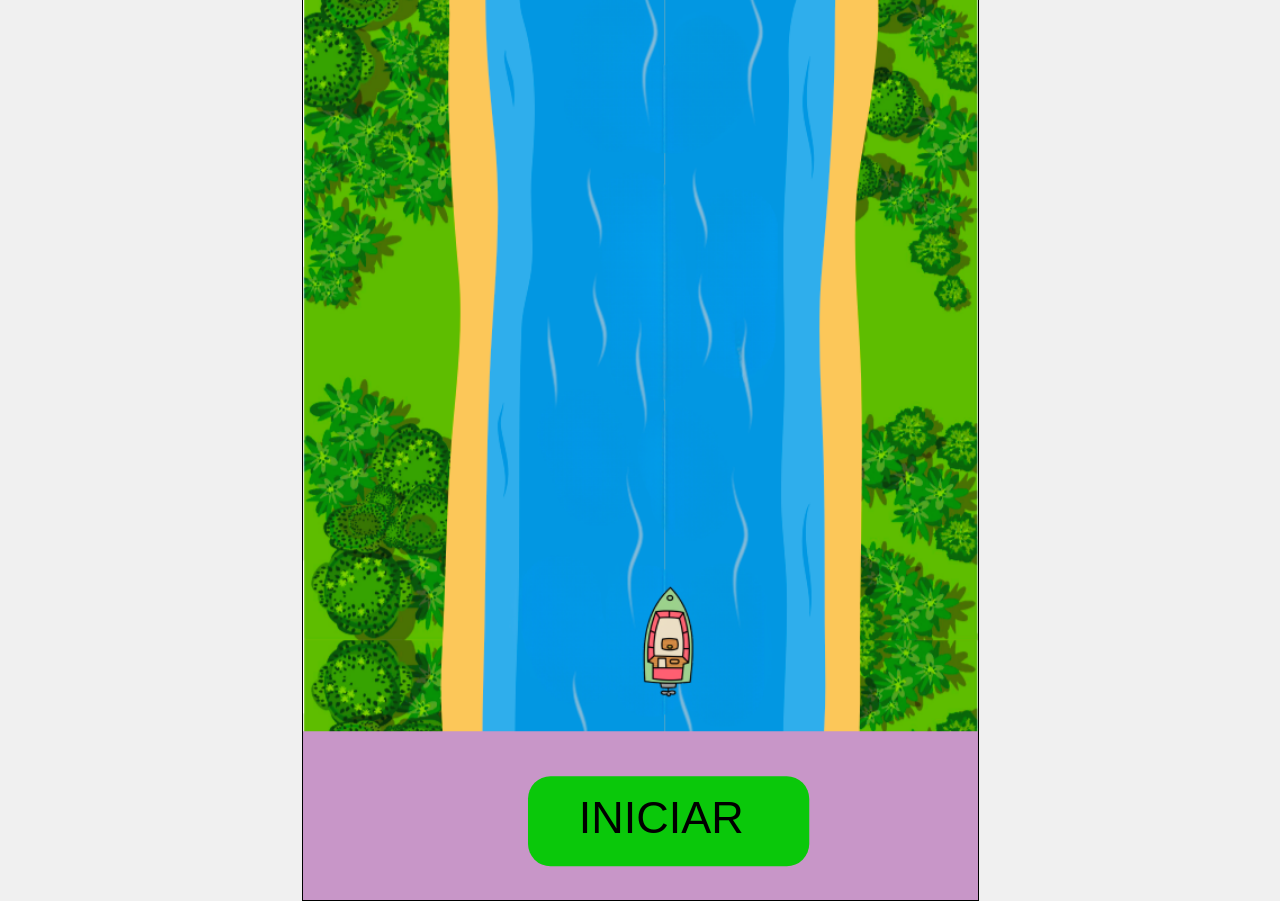
<file: Jogos_importados/River-Rush-main/index.html>
<!DOCTYPE html>
<html lang="en">
<head>
    <meta charset="UTF-8">
    <meta name="viewport" content="width=device-width, initial-scale=1.0">
    <title>River Rush — Travessia</title>
    <style>
        body {
            display: flex;
            justify-content: center;
            align-items: center;
            height: 100vh;
            margin: 0;
            background-color: #f0f0f0;
            font-family: sans-serif;
            /* Prevent scrolling on mobile */
            overflow: hidden;
        }
        canvas {
            border: 1px solid #000;
            background-color: #fff;
            touch-action: none; /* Prevents default touch actions like scrolling and zooming */
        }
    </style>
</head>
<body>
    <canvas id="gameCanvas"></canvas>

    <script>
        const canvas = document.getElementById('gameCanvas');
        const ctx = canvas.getContext('2d');

        // Original game dimensions (all coordinates are based on this)
        const originalWidth = 600;
        const originalHeight = 800;
        let scaleFactor = 1;

        // Function to resize the canvas and update scale factor
        function resizeCanvas() {
            const screenWidth = window.innerWidth;
            const screenHeight = window.innerHeight;

            const widthRatio = screenWidth / originalWidth;
            const heightRatio = screenHeight / originalHeight;
            scaleFactor = Math.min(widthRatio, heightRatio);

            // Set canvas size to fit the screen while maintaining aspect ratio
            canvas.width = originalWidth * scaleFactor;
            canvas.height = originalHeight * scaleFactor;

            // Set a maximum size for the canvas on very large screens
            if (canvas.width > 800) {
                scaleFactor = 800 / originalWidth;
                canvas.width = 800;
                canvas.height = originalHeight * scaleFactor;
            }
        }

        // Initial resize and a listener for window resize events
        resizeCanvas();
        window.addEventListener('resize', resizeCanvas);

        // Asset paths (make sure these are accessible)
        const assetPaths = {
            sounds: {
                bgm: 'assets/sounds/bgm.ogg',
                coinS: 'assets/sounds/coinS.ogg',
                gmover: 'assets/sounds/gmover.ogg'
            },
            images: {
                river1: "assets/images/river1.png",
                river2: "assets/images/river2.png",
                river3: "assets/images/river3.png",
                river4: "assets/images/river4.png",
                river5: "assets/images/river5.png",
                river6: "assets/images/river6.png",
                boat: "assets/images/boat1.png",
                wood1: "assets/images/wood1.png",
                wood2: "assets/images/wood2.png",
                wood3: "assets/images/wood3.png"
            }
        };

        // Load assets
        const assets = {
            sounds: {},
            images: {}
        };

        let assetsLoaded = 0;
        const totalAssets = Object.keys(assetPaths.sounds).length + Object.keys(assetPaths.images).length;

        function assetLoaded() {
            assetsLoaded++;
            if (assetsLoaded >= totalAssets) {
                startGameLoop();
            }
        }

        let gameLoopStarted = false;
        function startGameLoop() {
            if (!gameLoopStarted) {
                gameLoopStarted = true;
                requestAnimationFrame(gameLoop);
            }
        }

        // Pre-load sounds com ouvinte de erro e fallback
        for (const key in assetPaths.sounds) {
            assets.sounds[key] = new Audio(assetPaths.sounds[key]);
            assets.sounds[key].addEventListener('canplaythrough', assetLoaded, { once: true });
            assets.sounds[key].addEventListener('error', (err) => {
                console.warn('Não foi possível carregar o som: ' + assetPaths.sounds[key], err);
                assetLoaded();
            }, { once: true });
            assets.sounds[key].load(); // Added this for better mobile support
        }

        // Fallback de seguranca para iniciar o jogo caso audio trave no navegador
        setTimeout(() => {
            if (!gameLoopStarted) {
                console.warn('Iniciando loop do River Rush por fallback de timeout.');
                startGameLoop();
            }
        }, 2000);

        // Pre-load images
        for (const key in assetPaths.images) {
            assets.images[key] = new Image();
            assets.images[key].src = assetPaths.images[key];
            assets.images[key].onload = assetLoaded;
            assets.images[key].onerror = () => {
                console.error(`Failed to load image: ${assetPaths.images[key]}`);
                const placeholderCanvas = document.createElement('canvas');
                const placeholderCtx = placeholderCanvas.getContext('2d');
                placeholderCanvas.width = 64;
                placeholderCanvas.height = 64;
                placeholderCtx.fillStyle = 'red';
                placeholderCtx.fillRect(0, 0, 64, 64);
                assets.images[key].src = placeholderCanvas.toDataURL();
            };
        }

        let river_speed = 0;
        function riverXY(x, y, river_speed) {
            const imgWidth = assets.images.river1.width * scaleFactor;
            const imgHeight = assets.images.river1.height * scaleFactor;
            const scaledX = x * scaleFactor;
            const scaledY = y * scaleFactor;

            let riverImage;
            if (river_speed >= 0 && river_speed <= 50) {
                riverImage = assets.images.river1;
            } else if (river_speed >= 51 && river_speed <= 100) {
                riverImage = assets.images.river2;
            } else if (river_speed >= 101 && river_speed <= 150) {
                riverImage = assets.images.river3;
            } else if (river_speed >= 151 && river_speed <= 200) {
                riverImage = assets.images.river4;
            } else if (river_speed >= 201 && river_speed <= 250) {
                riverImage = assets.images.river5;
            } else {
                riverImage = assets.images.river6;
            }
            if (riverImage && riverImage.complete) { // Check if image is loaded
                ctx.drawImage(riverImage, scaledX, scaledY, imgWidth, imgHeight);
            }
        }

        let boat_x = 300;
        let boat_y = 520;
        let boat_xChange = 0;

        function boatXY(x, y) {
            if (assets.images.boat.complete) {
                ctx.drawImage(assets.images.boat, x * scaleFactor, y * scaleFactor, assets.images.boat.width * scaleFactor, assets.images.boat.height * scaleFactor);
            }
        }

        let wood1_x = 170;
        let wood1_y = -50;
        let wood2_x = 320;
        let wood2_y = -200;
        let wood3_x = 350;
        let wood3_y = -350;
        let wood4_x = 220;
        let wood4_y = -480;
        let wood5_x = 190;
        let wood5_y = -630;
        let wood_speed = 1;

        function woodXY(x, y, wood_img) {
            if (wood_img.complete) {
                ctx.drawImage(wood_img, x * scaleFactor, y * scaleFactor, wood_img.width * scaleFactor, wood_img.height * scaleFactor);
            }
        }

        let gameStart = false;
        const button_start = { x: 200, y: 690, width: 250, height: 80 };
        const button_pad = { x: 0, y: 650, width: 600, height: 150 };
        const button_left = { x: 20, y: 660, width: 120, height: 120 };
        const button_right = { x: 460, y: 660, width: 120, height: 120 };

        function draw_start_button() {
            ctx.fillStyle = 'rgb(10, 200, 10)';
            ctx.beginPath();
            ctx.roundRect(button_start.x * scaleFactor, button_start.y * scaleFactor, button_start.width * scaleFactor, button_start.height * scaleFactor, [20 * scaleFactor]);
            ctx.fill();
            ctx.fillStyle = 'rgb(0, 0, 0)';
            ctx.font = `${40 * scaleFactor}px sans-serif`;
            ctx.fillText("INICIAR", (button_start.x + 45) * scaleFactor, (button_start.y + 50) * scaleFactor);
        }

        function draw_button_pad() {
            ctx.fillStyle = 'rgb(200, 150, 200)';
            ctx.fillRect(button_pad.x * scaleFactor, button_pad.y * scaleFactor, button_pad.width * scaleFactor, button_pad.height * scaleFactor);
        }

        function draw_buttons() {
            ctx.fillStyle = 'rgb(100, 100, 100)';
            ctx.beginPath();
            ctx.roundRect(button_left.x * scaleFactor, button_left.y * scaleFactor, button_left.width * scaleFactor, button_left.height * scaleFactor, [20 * scaleFactor]);
            ctx.fill();
            ctx.fillStyle = 'rgb(0, 0, 0)';
            ctx.font = `${40 * scaleFactor}px sans-serif`;
            ctx.fillText("<<", (button_left.x + 30) * scaleFactor, (button_left.y + 75) * scaleFactor);

            ctx.fillStyle = 'rgb(100, 100, 100)';
            ctx.beginPath();
            ctx.roundRect(button_right.x * scaleFactor, button_right.y * scaleFactor, button_right.width * scaleFactor, button_right.height * scaleFactor, [20 * scaleFactor]);
            ctx.fill();
            ctx.fillStyle = 'rgb(0, 0, 0)';
            ctx.font = `${40 * scaleFactor}px sans-serif`;
            ctx.fillText(">>", (button_right.x + 30) * scaleFactor, (button_right.y + 75) * scaleFactor);
        }

        const CHALLENGE_TARGET = 10;
        const challengeMode = new URLSearchParams(window.location.search).get('challenge') === 'anniversary' || window.parent !== window;
        let challengePosted = false;

        function gameXY(x, y) {
            ctx.font = `bold ${80 * scaleFactor}px sans-serif`;
            ctx.fillStyle = 'rgb(110, 0, 0)';
            ctx.fillText('GAME OVER', x * scaleFactor, y * scaleFactor);
        }

        let score_value = 0;
        function scoreXY(x, y, score_value, player_name) {
            ctx.font = `bold ${24 * scaleFactor}px sans-serif`;
            ctx.fillStyle = 'rgb(100, 0, 100)';
            ctx.fillText('TRONCOS: ' + Math.min(score_value, CHALLENGE_TARGET) + ' / ' + CHALLENGE_TARGET, 210 * scaleFactor, 690 * scaleFactor);
        }

        let gameOver = false;
        let challengeWon = false;
        let background_music_start = false;
        let gameOver_music = false;

        function checkCollision(rect1, rect2) {
            const scaledRect1 = {
                x: rect1.x * scaleFactor,
                y: rect1.y * scaleFactor,
                width: rect1.width * scaleFactor,
                height: rect1.height * scaleFactor
            };
            const scaledRect2 = {
                x: rect2.x * scaleFactor,
                y: rect2.y * scaleFactor,
                width: rect2.width * scaleFactor,
                height: rect2.height * scaleFactor
            };

            return (
                scaledRect1.x < scaledRect2.x + scaledRect2.width &&
                scaledRect1.x + scaledRect1.width > scaledRect2.x &&
                scaledRect1.y < scaledRect2.y + scaledRect2.height &&
                scaledRect1.y + scaledRect1.height > scaledRect2.y
            );
        }

        function getCanvasPos(event) {
            const rect = canvas.getBoundingClientRect();
            const clientX = event.clientX || event.touches[0].clientX;
            const clientY = event.clientY || event.touches[0].clientY;
            return {
                x: (clientX - rect.left) / scaleFactor,
                y: (clientY - rect.top) / scaleFactor
            };
        }

        function isInside(pos, rect) {
            return pos.x > rect.x && pos.x < rect.x + rect.width && pos.y < rect.y + rect.height && pos.y > rect.y;
        }

        function handleInput(e) {
            e.preventDefault();
            const pos = getCanvasPos(e);

            if (gameOver) {
                const retry = { x: 210, y: 570, width: 180, height: 64 };
                if (!challengeWon && isInside(pos, retry)) resetChallenge();
                return;
            }

            if (isInside(pos, button_start) && !gameStart) {
                gameStart = true;
                assets.sounds.coinS.currentTime = 0;
                assets.sounds.coinS.play();
            }

            if (gameStart) {
                if (isInside(pos, button_right) && boat_x <= 400) {
                    assets.sounds.coinS.currentTime = 0;
                    assets.sounds.coinS.play();
                    boat_xChange = 2.5;
                }
                if (isInside(pos, button_left) && boat_x >= 170) {
                    assets.sounds.coinS.currentTime = 0;
                    assets.sounds.coinS.play();
                    boat_xChange = -2.5;
                }
            }
        }

        function resetChallenge() {
            score_value = 0; gameOver = false; challengeWon = false; challengePosted = false;
            gameStart = false; river_speed = 0; wood_speed = 1; background_music_start = false; gameOver_music = false;
            boat_x = 300; boat_xChange = 0;
            wood1_y = -50; wood2_y = -200; wood3_y = -350; wood4_y = -480; wood5_y = -630;
            assets.sounds.bgm.pause(); assets.sounds.bgm.currentTime = 0;
        }

        function handleInputEnd() {
            boat_xChange = 0;
        }

        canvas.addEventListener('mousedown', handleInput);
        canvas.addEventListener('touchstart', handleInput);
        canvas.addEventListener('mouseup', handleInputEnd);
        canvas.addEventListener('touchend', handleInputEnd);
        window.addEventListener('keydown', (e) => {
            if (e.key === 'ArrowLeft' || e.key.toLowerCase() === 'a') { boat_xChange = -2.5; e.preventDefault(); }
            if (e.key === 'ArrowRight' || e.key.toLowerCase() === 'd') { boat_xChange = 2.5; e.preventDefault(); }
            if (e.key === 'Enter' && !gameStart && !gameOver) gameStart = true;
            if (e.key === 'Enter' && gameOver && !challengeWon) resetChallenge();
        });
        window.addEventListener('keyup', (e) => { if (['ArrowLeft','ArrowRight','a','d','A','D'].includes(e.key)) boat_xChange = 0; });

        // --- Main Game Loop ---
        function gameLoop() {
            ctx.fillStyle = 'rgb(255, 255, 255)';
            ctx.fillRect(0, 0, canvas.width, canvas.height);

            if (gameStart && !gameOver) {
                if (!background_music_start) {
                    assets.sounds.bgm.loop = true;
                    assets.sounds.bgm.volume = 0.3;
                    assets.sounds.bgm.play();
                    background_music_start = true;
                }
                river_speed += 5;
            }
            if (river_speed >= 300) {
                river_speed = 0;
            }

            riverXY(0, 0, river_speed);

            if (gameStart && !gameOver) {
                wood1_y += wood_speed;
                if (wood1_y >= 710) {
                    wood1_x = 390 - (Math.floor(Math.random() * 7) * 30);
                    wood1_y = -80 - (Math.floor(Math.random() * 5) * 5);
                    score_value += 1;
                }
                wood2_y += wood_speed;
                if (wood2_y >= 720) {
                    wood2_x = 170 + (Math.floor(Math.random() * 4) * 40);
                    wood2_y = -80 - (Math.floor(Math.random() * 5) * 5);
                    score_value += 1;
                }
                wood3_y += wood_speed;
                if (wood3_y >= 730) {
                    wood3_x = 390 - (20 + Math.floor(Math.random() * 11) * 20);
                    wood3_y = -80 - (Math.floor(Math.random() * 3) * 10);
                    score_value += 1;
                }
                wood4_y += wood_speed;
                if (wood4_y >= 740) {
                    wood4_x = 210 + (Math.floor(Math.random() * 7) * 20);
                    wood4_y = -80 - (Math.floor(Math.random() * 5) * 5);
                    score_value += 1;
                }
                wood5_y += wood_speed;
                if (wood5_y >= 750) {
                    wood5_x = 250 + (Math.floor(Math.random() * 5) * 20);
                    wood5_y = -80 - (Math.floor(Math.random() * 5) * 5);
                    score_value += 1;
                }

                if (challengeMode && score_value >= CHALLENGE_TARGET) {
                    score_value = CHALLENGE_TARGET;
                    challengeWon = true;
                    gameOver = true;
                    if (!challengePosted) {
                        challengePosted = true;
                        assets.sounds.bgm.pause();
                        assets.sounds.coinS.currentTime = 0;
                        assets.sounds.coinS.play();
                        window.parent.postMessage({ type: 'riverChallengeComplete' }, '*');
                    }
                }

                let lastSpeedIncreaseScore = 0;
                if (score_value - lastSpeedIncreaseScore >= 10) {
                    wood_speed = 1 + (Math.floor(score_value / 10) * 0.5);
                    lastSpeedIncreaseScore = score_value - (score_value % 10);
                }
            }

            woodXY(wood1_x, wood1_y, assets.images.wood1);
            woodXY(wood2_x, wood2_y, assets.images.wood2);
            woodXY(wood3_x, wood3_y, assets.images.wood3);
            woodXY(wood4_x, wood4_y, assets.images.wood2);
            woodXY(wood5_x, wood5_y, assets.images.wood3);

            if (!gameOver) {
                boat_x += boat_xChange;
            }
            if (boat_x <= 170) boat_x = 170;
            if (boat_x >= 400) boat_x = 400;

            boatXY(boat_x, boat_y);

            const boat_rect = { x: boat_x + 10, y: boat_y + 35, width: assets.images.boat.width - 10, height: assets.images.boat.height - 30 };
            const wood1_rect = { x: wood1_x + 4, y: wood1_y + 15, width: assets.images.wood1.width - 12, height: assets.images.wood1.height - 7 };
            const wood2_rect = { x: wood2_x, y: wood2_y + 9, width: assets.images.wood2.width - 4, height: assets.images.wood2.height - 14 };
            const wood3_rect = { x: wood3_x + 12, y: wood3_y + 10, width: assets.images.wood3.width - 13, height: assets.images.wood3.height - 6 };
            const wood4_rect = { x: wood4_x, y: wood4_y + 9, width: assets.images.wood2.width - 4, height: assets.images.wood2.height - 14 };
            const wood5_rect = { x: wood5_x + 12, y: wood5_y + 10, width: assets.images.wood3.width - 13, height: assets.images.wood3.height - 6 };

            if (!gameOver && (checkCollision(boat_rect, wood1_rect) || checkCollision(boat_rect, wood2_rect) || checkCollision(boat_rect, wood3_rect) || checkCollision(boat_rect, wood4_rect) || checkCollision(boat_rect, wood5_rect))) {
                gameOver = true;
                if (!gameOver_music) {
                    assets.sounds.bgm.pause();
                    assets.sounds.gmover.play();
                    gameOver_music = true;
                }
            }

            if (gameOver) {
                ctx.fillStyle = 'rgba(255, 248, 220, 0.94)';
                ctx.fillRect(70 * scaleFactor, 250 * scaleFactor, 460 * scaleFactor, 260 * scaleFactor);
                ctx.textAlign = 'center';
                ctx.font = `bold ${(challengeWon ? 40 : 48) * scaleFactor}px sans-serif`;
                ctx.fillStyle = challengeWon ? 'rgb(20, 110, 40)' : 'rgb(110, 0, 0)';
                ctx.fillText(challengeWon ? 'TRAVESSIA CONCLUÍDA!' : 'VOCÊ CAIU NO RIO', 300 * scaleFactor, 330 * scaleFactor);
                ctx.font = `bold ${25 * scaleFactor}px sans-serif`;
                ctx.fillStyle = 'rgb(30, 50, 40)';
                ctx.fillText(challengeWon ? 'A outra margem esta logo ali.' : 'Tente atravessar novamente.', 300 * scaleFactor, 390 * scaleFactor);
                if (!challengeWon) {
                    ctx.fillStyle = 'rgb(10, 200, 10)';
                    ctx.beginPath();
                    ctx.roundRect(210 * scaleFactor, 570 * scaleFactor, 180 * scaleFactor, 64 * scaleFactor, [12 * scaleFactor]);
                    ctx.fill();
                    ctx.fillStyle = 'black';
                    ctx.font = `bold ${27 * scaleFactor}px sans-serif`;
                    ctx.fillText('TENTAR DE NOVO', 300 * scaleFactor, 610 * scaleFactor);
                }
                ctx.textAlign = 'start';
            }

            draw_button_pad();
            if (gameStart) {
                scoreXY(250, 690, score_value, '');
                draw_buttons();
            } else {
                if (!gameOver) draw_start_button();
            }
            requestAnimationFrame(gameLoop);
        }
    </script>
</body>
</html>
</file>
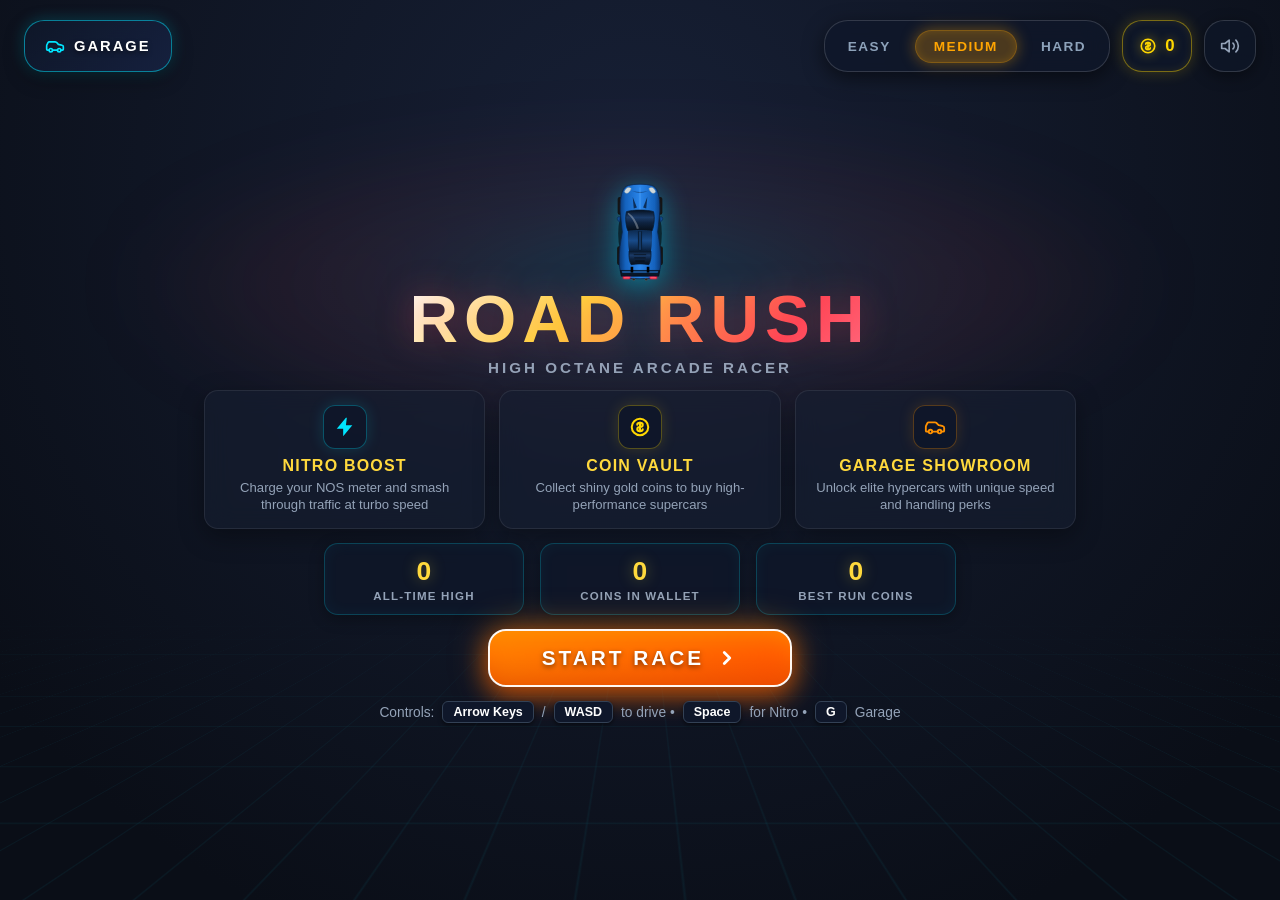
<file: Jogos_importados/Road-Rush-main/index.html>
<!DOCTYPE html>
<html lang="en">

<head>
    <meta charset="UTF-8">
    <meta name="viewport" content="width=device-width, initial-scale=1.0">
    <title>Road Rush</title>
    <link rel="stylesheet" href="./css/style.css">
    <script type="module" src="./js/main.js" defer></script>
</head>

<body>
    <div class="bg-speed-grid" aria-hidden="true">
        <div class="grid-horizon"></div>
        <div class="speed-streaks">
            <span class="streak s1"></span>
            <span class="streak s2"></span>
            <span class="streak s3"></span>
            <span class="streak s4"></span>
            <span class="streak s5"></span>
            <span class="streak s6"></span>
        </div>
    </div>

    <main class="game">
        <section class="home-screen">
            <!-- TOP LEFT: GARAGE BUTTON -->
            <div class="top-left-controls">
                <button class="top-garage-btn" id="openGarageBtn" title="Open Garage (G)" aria-label="Open Garage">
                    <svg class="ui-icon" width="20" height="20" viewBox="0 0 24 24" fill="none" stroke="currentColor" stroke-width="2" stroke-linecap="round" stroke-linejoin="round" aria-hidden="true">
                        <path d="M19 17h2c.6 0 1-.4 1-1v-3c0-.9-.7-1.7-1.5-1.9C18.7 10.6 16 10 16 10s-1.3-1.4-2.2-2.3c-.5-.4-1.1-.7-1.8-.7H5c-.6 0-1.1.4-1.4.9l-1.4 2.9C2.1 11.1 2 11.5 2 12v4c0 .6.4 1 1 1h2"/>
                        <circle cx="7" cy="17" r="2"/>
                        <path d="M9 17h6"/>
                        <circle cx="17" cy="17" r="2"/>
                    </svg>
                    <span class="top-garage-text">GARAGE</span>
                </button>
            </div>

            <!-- TOP RIGHT: DIFFICULTY, COIN VAULT, AUDIO -->
            <div class="top-controls">
                <div class="difficulty-wrapper">
                    <button class="diff-btn" data-diff="Easy">EASY</button>
                    <button class="diff-btn active" data-diff="Medium">MEDIUM</button>
                    <button class="diff-btn" data-diff="Hard">HARD</button>
                </div>

                <div class="wallet-badge" id="topWalletBadge" title="Total Vault Coins">
                    <svg class="coin-token-svg" width="18" height="18" viewBox="0 0 24 24" fill="none" stroke="#ffd700" stroke-width="2.2" stroke-linecap="round" stroke-linejoin="round" aria-hidden="true">
                        <circle cx="12" cy="12" r="9"/>
                        <path d="M12 7v10M9 9.5c0-1.4 1.3-2 3-2s3 .6 3 2c0 1.5-1.5 2.5-3 2.5s-3 1-3 2.5c0 1.4 1.3 2 3 2s3-.6 3-2"/>
                    </svg>
                    <span class="wallet-amount" id="top-total-coins">0</span>
                </div>

                <button class="audio-btn home-audio-btn" id="audioBtn" title="Toggle audio (M)" aria-label="Toggle audio">
                    <svg class="audio-svg unmuted-icon" width="20" height="20" viewBox="0 0 24 24" fill="none" stroke="currentColor" stroke-width="2" stroke-linecap="round" stroke-linejoin="round" aria-hidden="true">
                        <polygon points="11 5 6 9 2 9 2 15 6 15 11 19 11 5"/>
                        <path d="M15.54 8.46a5 5 0 0 1 0 7.07"/>
                        <path d="M19.07 4.93a10 10 0 0 1 0 14.14"/>
                    </svg>
                    <svg class="audio-svg muted-icon hidden" width="20" height="20" viewBox="0 0 24 24" fill="none" stroke="currentColor" stroke-width="2" stroke-linecap="round" stroke-linejoin="round" aria-hidden="true">
                        <polygon points="11 5 6 9 2 9 2 15 6 15 11 19 11 5"/>
                        <line x1="23" y1="9" x2="17" y2="15"/>
                        <line x1="17" y1="9" x2="23" y2="15"/>
                    </svg>
                </button>
            </div>

            <div class="home-content">
                <div class="logo-section">
                    <div class="supercar-preview" id="heroCarPreview" aria-hidden="true" title="Click to open Garage">
                        <img src="./assets/cars/player_car.svg" alt="Road Rush Racer" class="hero-car-img" id="heroCarImg">
                    </div>
                    <h1 class="logo-title">ROAD RUSH</h1>
                    <p class="logo-subtitle">HIGH OCTANE ARCADE RACER</p>
                </div>

                <div class="home-showcase">
                    <div class="showcase-card">
                        <div class="showcase-icon-box cyan">
                            <svg width="22" height="22" viewBox="0 0 24 24" fill="currentColor" aria-hidden="true">
                                <path d="M13 2L3 14h7v8l10-12h-7l1-8z"/>
                            </svg>
                        </div>
                        <h3>Nitro Boost</h3>
                        <p>Charge your NOS meter and smash through traffic at turbo speed</p>
                    </div>
                    <div class="showcase-card">
                        <div class="showcase-icon-box gold">
                            <svg width="22" height="22" viewBox="0 0 24 24" fill="none" stroke="currentColor" stroke-width="2.2" stroke-linecap="round" stroke-linejoin="round" aria-hidden="true">
                                <circle cx="12" cy="12" r="9"/>
                                <path d="M12 7v10M9 9.5c0-1.4 1.3-2 3-2s3 .6 3 2c0 1.5-1.5 2.5-3 2.5s-3 1-3 2.5c0 1.4 1.3 2 3 2s3-.6 3-2"/>
                            </svg>
                        </div>
                        <h3>Coin Vault</h3>
                        <p>Collect shiny gold coins to buy high-performance supercars</p>
                    </div>
                    <div class="showcase-card">
                        <div class="showcase-icon-box orange">
                            <svg width="22" height="22" viewBox="0 0 24 24" fill="none" stroke="currentColor" stroke-width="2" stroke-linecap="round" stroke-linejoin="round" aria-hidden="true">
                                <path d="M19 17h2c.6 0 1-.4 1-1v-3c0-.9-.7-1.7-1.5-1.9C18.7 10.6 16 10 16 10s-1.3-1.4-2.2-2.3c-.5-.4-1.1-.7-1.8-.7H5c-.6 0-1.1.4-1.4.9l-1.4 2.9C2.1 11.1 2 11.5 2 12v4c0 .6.4 1 1 1h2"/>
                                <circle cx="7" cy="17" r="2"/>
                                <path d="M9 17h6"/>
                                <circle cx="17" cy="17" r="2"/>
                            </svg>
                        </div>
                        <h3>Garage Showroom</h3>
                        <p>Unlock elite hypercars with unique speed and handling perks</p>
                    </div>
                </div>

                <div class="home-stats">
                    <div class="stat-item">
                        <span class="stat-number" id="all-time-high">0</span>
                        <span class="stat-name">All-Time High</span>
                    </div>
                    <div class="stat-item">
                        <span class="stat-number" id="home-total-coins">0</span>
                        <span class="stat-name">Coins in Wallet</span>
                    </div>
                    <div class="stat-item">
                        <span class="stat-number" id="max-coins">0</span>
                        <span class="stat-name">Best Run Coins</span>
                    </div>
                </div>

                <div class="cta-container">
                    <a href="game.html" class="play-btn">
                        <span class="play-btn-glow"></span>
                        <span class="play-btn-text">START RACE</span>
                        <svg class="play-btn-chevrons" width="22" height="22" viewBox="0 0 24 24" fill="none" stroke="currentColor" stroke-width="3" stroke-linecap="round" stroke-linejoin="round" aria-hidden="true">
                            <polyline points="9 18 15 12 9 6"/>
                        </svg>
                    </a>
                </div>

                <div class="home-footer">
                    <p class="controls-hint">
                        Controls: <kbd>Arrow Keys</kbd> / <kbd>WASD</kbd> to drive &bull; <kbd>Space</kbd> for Nitro &bull; <kbd>G</kbd> Garage
                    </p>
                </div>
            </div>
        </section>

        <!-- GARAGE MODAL -->
        <div class="garage-modal-overlay hidden" id="garageModal" aria-modal="true" role="dialog">
            <div class="garage-modal-card">
                <div class="garage-header">
                    <div class="garage-title-wrap">
                        <span class="garage-tag">CUSTOM PERFORMANCE SHOP</span>
                        <h2 class="garage-title">RACING GARAGE</h2>
                    </div>
                    <div class="garage-vault-display">
                        <span class="vault-label">COIN VAULT</span>
                        <div class="vault-pill">
                            <svg class="coin-token-svg" width="16" height="16" viewBox="0 0 24 24" fill="none" stroke="#ffd700" stroke-width="2.2" stroke-linecap="round" stroke-linejoin="round" aria-hidden="true">
                                <circle cx="12" cy="12" r="9"/>
                                <path d="M12 7v10M9 9.5c0-1.4 1.3-2 3-2s3 .6 3 2c0 1.5-1.5 2.5-3 2.5s-3 1-3 2.5c0 1.4 1.3 2 3 2s3-.6 3-2"/>
                            </svg>
                            <span class="vault-coins" id="garageVaultCoins">0</span>
                        </div>
                    </div>
                    <button class="garage-close-btn" id="closeGarageBtn" aria-label="Close Garage">
                        <svg width="20" height="20" viewBox="0 0 24 24" fill="none" stroke="currentColor" stroke-width="2.5" stroke-linecap="round" stroke-linejoin="round">
                            <line x1="18" y1="6" x2="6" y2="18"/>
                            <line x1="6" y1="6" x2="18" y2="18"/>
                        </svg>
                    </button>
                </div>

                <div class="garage-body">
                    <button class="garage-nav-btn prev-car" id="prevCarBtn" aria-label="Previous Car">
                        <svg width="22" height="22" viewBox="0 0 24 24" fill="none" stroke="currentColor" stroke-width="2.5" stroke-linecap="round" stroke-linejoin="round">
                            <polyline points="15 18 9 12 15 6"/>
                        </svg>
                    </button>

                    <div class="garage-showcase">
                        <div class="podium-stage">
                            <div class="podium-aura" id="podiumAura"></div>
                            <div class="podium-disk"></div>
                            <img src="./assets/cars/player_car.svg" alt="Preview Car" class="garage-car-preview" id="garageCarPreview">
                        </div>

                        <div class="garage-car-details">
                            <div class="car-tagline" id="garageCarTag">STREET RACER</div>
                            <h3 class="car-name" id="garageCarName">Cobalt Phantom</h3>
                            <p class="car-description" id="garageCarDesc">Balanced city performer with nimble responsive handling and reliable boost timing.</p>

                            <div class="car-stats-grid">
                                <div class="car-stat-row">
                                    <div class="stat-info">
                                        <span class="stat-title">TOP SPEED</span>
                                        <span class="stat-val" id="statSpeedVal">70%</span>
                                    </div>
                                    <div class="stat-bar-track">
                                        <div class="stat-bar-fill speed-fill" id="statSpeedFill" style="width: 70%;"></div>
                                    </div>
                                </div>

                                <div class="car-stat-row">
                                    <div class="stat-info">
                                        <span class="stat-title">NITRO BOOST</span>
                                        <span class="stat-val" id="statNitroVal">70%</span>
                                    </div>
                                    <div class="stat-bar-track">
                                        <div class="stat-bar-fill nitro-fill" id="statNitroFill" style="width: 70%;"></div>
                                    </div>
                                </div>

                                <div class="car-stat-row">
                                    <div class="stat-info">
                                        <span class="stat-title">HANDLING</span>
                                        <span class="stat-val" id="statHandlingVal">75%</span>
                                    </div>
                                    <div class="stat-bar-track">
                                        <div class="stat-bar-fill handling-fill" id="statHandlingFill" style="width: 75%;"></div>
                                    </div>
                                </div>
                            </div>
                        </div>
                    </div>

                    <button class="garage-nav-btn next-car" id="nextCarBtn" aria-label="Next Car">
                        <svg width="22" height="22" viewBox="0 0 24 24" fill="none" stroke="currentColor" stroke-width="2.5" stroke-linecap="round" stroke-linejoin="round">
                            <polyline points="9 18 15 12 9 6"/>
                        </svg>
                    </button>
                </div>

                <div class="garage-dots-row" id="garageDots">
                    <!-- Dynamic dots inserted here -->
                </div>

                <div class="garage-footer">
                    <div class="garage-price-tag" id="garagePriceTag">
                        <span class="price-label">PRICE / STATUS</span>
                        <span class="price-val" id="garagePriceVal">FREE STARTER</span>
                    </div>
                    <button class="garage-action-btn" id="garageActionBtn">
                        EQUIPPED
                    </button>
                </div>

                <div class="garage-hints">
                    <span><kbd>&larr;</kbd> <kbd>&rarr;</kbd> Navigate</span> &bull;
                    <span><kbd>Enter</kbd> Buy / Equip</span> &bull;
                    <span><kbd>Esc</kbd> Close</span>
                </div>
            </div>
        </div>
    </main>
</body>

</html>
</file>
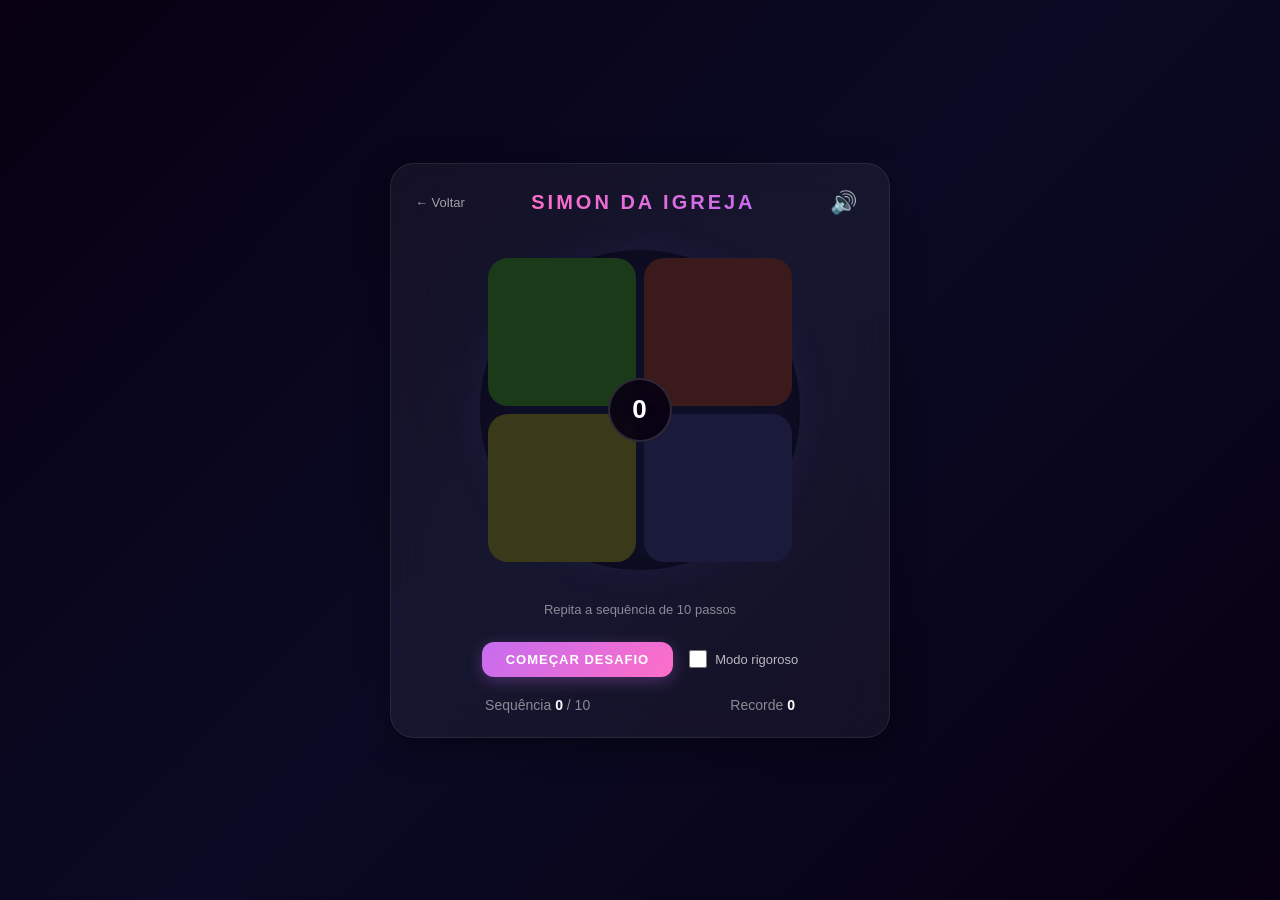
<file: Jogos_importados/Simon/index.html>
<!DOCTYPE html>
<html lang="pt-BR">
<head>
<meta charset="UTF-8">
<meta name="viewport" content="width=device-width,initial-scale=1,maximum-scale=1,user-scalable=no">
<title>Simon — desafio da igreja</title>
<link rel="icon" href="data:image/svg+xml,<svg xmlns=%22http://www.w3.org/2000/svg%22 viewBox=%220 0 100 100%22><text y=%22.9em%22 font-size=%2290%22>🎵</text></svg>">
<style>
*{margin:0;padding:0;box-sizing:border-box}
body{
  background:linear-gradient(135deg,#080012,#0a0a24,#080012);
  min-height:100vh;display:flex;justify-content:center;align-items:center;overflow:hidden;
  font-family:-apple-system,BlinkMacSystemFont,'Segoe UI',Roboto,Oxygen,sans-serif;
  color:#e0e0e0;padding:16px;-webkit-tap-highlight-color:transparent
}
.glass{
  background:rgba(255,255,255,0.05);backdrop-filter:blur(20px);
  -webkit-backdrop-filter:blur(20px);border:1px solid rgba(255,255,255,0.08);
  border-radius:24px;box-shadow:0 8px 32px rgba(0,0,0,0.4);
}
#app{
  width:min(95vw,500px);padding:24px;display:flex;flex-direction:column;
  align-items:center;gap:20px;
}
.top-bar{
  width:100%;display:flex;justify-content:space-between;align-items:center;
}
.back{
  color:rgba(255,255,255,0.6);text-decoration:none;font-size:13px;
  transition:color .3s;display:flex;align-items:center;gap:4px;
}
.back:hover{color:#fff}
h1{
  font-size:20px;letter-spacing:3px;text-transform:uppercase;
  background:linear-gradient(135deg,#ff6ec7,#c56cf0);
  -webkit-background-clip:text;-webkit-text-fill-color:transparent;
}
.mute-btn{
  background:none;border:none;font-size:22px;cursor:pointer;padding:4px 8px;
  border-radius:8px;transition:background .3s;line-height:1;
}
.mute-btn:hover{background:rgba(255,255,255,0.1)}
.board-wrapper{
  padding:12px;border-radius:50%;
}
.board{
  position:relative;width:min(70vw,320px);aspect-ratio:1;display:grid;
  grid-template-columns:1fr 1fr;grid-template-rows:1fr 1fr;gap:8px;padding:8px;
  background:rgba(10,10,36,0.6);border-radius:50%;
  box-shadow:0 0 40px rgba(100,100,255,0.08),inset 0 0 40px rgba(0,0,0,0.4);
}
.quadrant{
  border-radius:20px;cursor:pointer;position:relative;
  transition:background .15s,box-shadow .15s,transform .1s;
  -webkit-tap-highlight-color:transparent;user-select:none;
  touch-action:manipulation;
}
.quadrant:active{transform:scale(0.95)}
.quadrant[data-idx="0"]{background:#1a3a1a}
.quadrant[data-idx="1"]{background:#3a1a1a}
.quadrant[data-idx="2"]{background:#3a3a1a}
.quadrant[data-idx="3"]{background:#1a1a3a}
.quadrant.active[data-idx="0"]{background:#00c853;box-shadow:0 0 30px #00c853,0 0 60px rgba(0,200,83,0.4)}
.quadrant.active[data-idx="1"]{background:#ff1744;box-shadow:0 0 30px #ff1744,0 0 60px rgba(255,23,68,0.4)}
.quadrant.active[data-idx="2"]{background:#ffd600;box-shadow:0 0 30px #ffd600,0 0 60px rgba(255,214,0,0.4)}
.quadrant.active[data-idx="3"]{background:#2979ff;box-shadow:0 0 30px #2979ff,0 0 60px rgba(41,121,255,0.4)}
.center{
  position:absolute;top:50%;left:50%;transform:translate(-50%,-50%);
  width:64px;height:64px;border-radius:50%;
  background:rgba(8,0,18,0.9);border:2px solid rgba(255,255,255,0.15);
  display:flex;align-items:center;justify-content:center;font-size:26px;
  font-weight:700;color:#fff;z-index:10;backdrop-filter:blur(8px);
  letter-spacing:1px;
}
.status{
  font-size:13px;color:rgba(255,255,255,0.5);text-align:center;
  min-height:20px;transition:color .3s;
}
.status.active{color:rgba(255,255,255,0.8)}
.controls{
  display:flex;gap:16px;align-items:center;flex-wrap:wrap;justify-content:center;
}
.btn{
  padding:10px 24px;border:none;border-radius:12px;font-size:13px;
  font-weight:600;cursor:pointer;letter-spacing:1px;text-transform:uppercase;
  transition:all .3s;font-family:inherit;
}
.btn-primary{
  background:linear-gradient(135deg,#c56cf0,#ff6ec7);color:#fff;
  box-shadow:0 4px 15px rgba(197,108,240,0.3);
}
.btn-primary:hover{transform:translateY(-2px);box-shadow:0 6px 20px rgba(197,108,240,0.5)}
.btn-primary:active{transform:translateY(0)}
.btn-primary:disabled{opacity:0.4;cursor:not-allowed;transform:none}
.toggle-label{
  display:flex;align-items:center;gap:8px;cursor:pointer;
  font-size:13px;color:rgba(255,255,255,0.7);
}
.toggle-label input[type=checkbox]{
  width:18px;height:18px;accent-color:#c56cf0;cursor:pointer;
}
.stats{
  width:100%;display:flex;justify-content:space-around;font-size:14px;
  color:rgba(255,255,255,0.5);
}
.stats strong{color:#fff;font-weight:600}
.modal{
  display:none;position:fixed;inset:0;background:rgba(0,0,0,0.7);
  backdrop-filter:blur(8px);-webkit-backdrop-filter:blur(8px);
  z-index:100;justify-content:center;align-items:center;padding:16px;
}
.modal.open{display:flex}
.modal-content{
  padding:40px 32px;text-align:center;display:flex;flex-direction:column;
  align-items:center;gap:16px;min-width:280px;max-width:400px;animation:fadeIn .3s;
}
@keyframes fadeIn{from{opacity:0;transform:scale(0.9)}to{opacity:1;transform:scale(1)}}
.modal-content h2{
  font-size:28px;
  background:linear-gradient(135deg,#ff6ec7,#c56cf0);
  -webkit-background-clip:text;-webkit-text-fill-color:transparent;
}
.modal-content p{font-size:15px;color:rgba(255,255,255,0.7)}
.modal-content .score{font-size:36px;font-weight:700;color:#fff}
.high-score-text{font-size:13px;color:rgba(255,255,255,0.4)}
@media(max-width:480px){
  #app{padding:12px;gap:14px}
  .back[hidden]{display:none}
  .top-bar h1{white-space:nowrap;letter-spacing:1px;font-size:14px}
  .board-wrapper{padding:8px}
  .board{width:min(88vw,340px)}
  .center{width:52px;height:52px;font-size:20px}
  h1{font-size:16px}
  .modal-content{padding:28px 20px}
}
</style>
</head>
<body>
<div id="app" class="glass">
  <div class="top-bar">
    <a href="../../index.html" class="back">← Voltar</a>
    <h1>Simon da Igreja</h1>
    <button class="mute-btn" id="muteBtn" aria-label="Toggle mute">🔊</button>
  </div>
  <div class="board-wrapper">
    <div class="board" id="board">
      <div class="quadrant" data-idx="0"></div>
      <div class="quadrant" data-idx="1"></div>
      <div class="quadrant" data-idx="2"></div>
      <div class="quadrant" data-idx="3"></div>
      <div class="center" id="roundDisplay">0</div>
    </div>
  </div>
  <div class="status" id="status">Repita a sequência de 10 passos</div>
  <div class="controls">
    <button class="btn btn-primary" id="startBtn">Começar desafio</button>
    <label class="toggle-label">
      <input type="checkbox" id="strictToggle">
      <span>Modo rigoroso</span>
    </label>
  </div>
  <div class="stats">
    <span>Sequência <strong id="seqLen">0</strong> / 10</span>
    <span>Recorde <strong id="highScore">0</strong></span>
  </div>
</div>
<div class="modal" id="gameOverModal">
  <div class="modal-content glass">
    <h2 id="modalTitle">Fim de jogo</h2>
    <div class="score" id="modalScore">0</div>
    <p id="modalMessage">Sequências lembradas</p>
    <p class="high-score-text" id="modalBest"></p>
    <button class="btn btn-primary" id="playAgainBtn">Tentar novamente</button>
  </div>
</div>
<script>
(function(){
  const COLORS=[
    {freq:261.63,key:'g',num:'1'},
    {freq:329.63,key:'r',num:'2'},
    {freq:392.00,key:'y',num:'3'},
    {freq:523.25,key:'b',num:'4'}
  ];
  const IDX_KEY={g:0,r:1,y:2,b:3,1:0,2:1,3:2,4:3};
  const challengeMode=new URLSearchParams(location.search).get('challenge')==='anniversary'||window.parent!==window;
  const TARGET_ROUND=10;

  let sequence=[],playerIdx=0,round=0;
  let isPlaying=false,isShowing=false,isPlayerTurn=false,strictMode=false;
  let highScore=0;
  if(!challengeMode){try{highScore=parseInt(localStorage.getItem('simonHighScore'))||0;}catch(e){}}
  let audioCtx=null,masterGain=null,bgNodes=[],melodyTimer=null;
  let muted=false;

  const $=s=>document.querySelector(s);
  const board=$('#board');
  const startBtn=$('#startBtn');
  const strictToggle=$('#strictToggle');
  const roundDisplay=$('#roundDisplay');
  const seqLen=$('#seqLen');
  const highScoreEl=$('#highScore');
  const muteBtn=$('#muteBtn');
  const statusEl=$('#status');
  const modal=$('#gameOverModal');
  const modalTitle=$('#modalTitle');
  const modalScore=$('#modalScore');
  const modalMessage=$('#modalMessage');
  const modalBest=$('#modalBest');
  const playAgainBtn=$('#playAgainBtn');

  if(challengeMode){
    document.body.classList.add('challenge-mode');
    $('.back').hidden=true;
    $('.toggle-label').hidden=true;
    $('.stats span:last-child').hidden=true;
    statusEl.textContent='Repita a sequência de 10 passos';
  }

  function initAudio(){
    if(audioCtx)return;
    audioCtx=new(window.AudioContext||window.webkitAudioContext)();
    masterGain=audioCtx.createGain();
    masterGain.gain.value=muted?0:0.2;
    masterGain.connect(audioCtx.destination);
    startBgMusic();
  }

  function playTone(freq,dur=0.4,vol=0.3,type='sine'){
    if(!audioCtx)return;
    const osc=audioCtx.createOscillator(),gain=audioCtx.createGain();
    osc.type=type;osc.frequency.value=freq;
    gain.gain.setValueAtTime(vol,audioCtx.currentTime);
    gain.gain.exponentialRampToValueAtTime(0.001,audioCtx.currentTime+dur);
    osc.connect(gain);gain.connect(masterGain);
    osc.start();osc.stop(audioCtx.currentTime+dur+0.05);
  }

  function startBgMusic(){
    stopBgMusic();
    const pad=[130.81,164.81,196.00,261.63];
    pad.forEach(f=>{
      const osc=audioCtx.createOscillator(),g=audioCtx.createGain();
      const lfo=audioCtx.createOscillator(),lg=audioCtx.createGain();
      osc.type='sine';osc.frequency.value=f;g.gain.value=0.025;
      lfo.frequency.value=0.2+Math.random()*0.3;lg.gain.value=0.015;
      lfo.connect(lg);lg.connect(g.gain);
      osc.connect(g);g.connect(masterGain);osc.start();lfo.start();
      bgNodes.push(osc,lfo);
    });
    const bass=audioCtx.createOscillator(),bg=audioCtx.createGain();
    bass.type='sine';bass.frequency.value=65.41;bg.gain.value=0.04;
    bass.connect(bg);bg.connect(masterGain);bass.start();
    bgNodes.push(bass);
    const pent=[261.63,293.66,329.63,392.00,440.00,523.25];
    function melody(){
      if(!audioCtx)return;
      const osc=audioCtx.createOscillator(),g=audioCtx.createGain();
      osc.type='triangle';osc.frequency.value=pent[Math.random()*pent.length|0];
      g.gain.setValueAtTime(0.015,audioCtx.currentTime);
      g.gain.exponentialRampToValueAtTime(0.001,audioCtx.currentTime+1.8);
      osc.connect(g);g.connect(masterGain);osc.start();
      osc.stop(audioCtx.currentTime+2);
      melodyTimer=setTimeout(melody,2000+Math.random()*3000);
    }
    melody();
  }

  function stopBgMusic(){
    bgNodes.forEach(n=>{try{n.stop()}catch(e){}});
    bgNodes=[];clearTimeout(melodyTimer);
  }

  function lightUp(idx){
    const q=board.querySelector(`.quadrant[data-idx="${idx}"]`);
    if(q)q.classList.add('active');
  }

  function lightDown(idx){
    const q=board.querySelector(`.quadrant[data-idx="${idx}"]`);
    if(q)q.classList.remove('active');
  }

  function setStatus(text,active){
    statusEl.textContent=text;
    statusEl.classList.toggle('active',active);
  }

  function showSequence(){
    isShowing=true;isPlayerTurn=false;playerIdx=0;
    setStatus('Observe a sequência…',true);
    const base=Math.max(200,600-round*15),on=Math.min(400,base);
    let total=0;
    sequence.forEach((ci,i)=>{
      const d=i*(base+200);
      setTimeout(()=>{lightUp(ci);playTone(COLORS[ci].freq,on/1000,0.35)},d);
      setTimeout(()=>lightDown(ci),d+on);
      total=d+base+200;
    });
    setTimeout(()=>{
      isShowing=false;isPlayerTurn=true;
      setStatus('Sua vez! Repita na ordem.',true);
    },total+300);
  }

  function playSuccess(){
    const f=[261.63,329.63,392.00,523.25];
    f.forEach((f,i)=>setTimeout(()=>playTone(f,0.15,0.3),i*80));
  }

  function playError(){
    playTone(100,0.5,0.25,'sawtooth');
  }

  function gameOver(){
    isPlaying=false;isPlayerTurn=false;isShowing=false;
    startBtn.disabled=false;startBtn.textContent='Começar desafio';
    const completed=Math.max(0,round-1);
    modalTitle.textContent='Fim de jogo';
    modalScore.textContent=completed;
    modalMessage.textContent=completed===1?'1 sequência lembrada':`${completed} sequências lembradas`;
    modalBest.textContent=!challengeMode&&highScore>0?`Recorde: ${highScore}`:'';
    modal.classList.add('open');
  }

  function nextRound(){
    round++;playerIdx=0;
    sequence.push(Math.random()*4|0);
    updateDisplay();
    showSequence();
  }

  function startGame(){
    if(isPlaying)return;
    initAudio();
    if(audioCtx&&audioCtx.state==='suspended')audioCtx.resume().catch(()=>{});
    sequence=[];round=0;playerIdx=0;
    isPlaying=true;isShowing=false;isPlayerTurn=false;
    modal.classList.remove('open');
    startBtn.disabled=true;startBtn.textContent='Em andamento';
    updateDisplay();
    nextRound();
  }

  function handleInput(idx){
    initAudio();
    if(audioCtx&&audioCtx.state==='suspended')audioCtx.resume().catch(()=>{});
    if(isShowing||!isPlayerTurn||!isPlaying)return;
    lightUp(idx);playTone(COLORS[idx].freq,0.2,0.25);
    setTimeout(()=>lightDown(idx),200);
    if(idx!==sequence[playerIdx]){
      isPlayerTurn=false;playError();
      if(strictMode){
        setStatus('Não foi dessa vez. Recomeçando…',false);
        setTimeout(()=>{sequence=[];round=0;playerIdx=0;nextRound();},800);
      }else{
        setStatus('Não foi dessa vez. Observe novamente…',false);
        setTimeout(showSequence,800);
      }
      return;
    }
    playerIdx++;
    if(playerIdx===sequence.length){
      isPlayerTurn=false;
      if(!challengeMode){try{if(round>highScore){highScore=round;localStorage.setItem('simonHighScore',highScore);}}catch(e){}}
      updateDisplay();playSuccess();
      if(challengeMode&&round>=TARGET_ROUND){
        isPlaying=false;isPlayerTurn=false;startBtn.disabled=false;
        modalTitle.textContent='Sequência concluída!';
        modalScore.textContent=TARGET_ROUND;
        modalMessage.textContent='Você repetiu os dez passos e conquistou a pista da igreja.';
        modalBest.textContent='';
        playAgainBtn.textContent='Continuar a aventura';
        modal.classList.add('open');
      }else{
        setStatus('Correto! Próximo passo…',true);
        setTimeout(nextRound,500);
      }
    }
  }

  function updateDisplay(){
    roundDisplay.textContent=round;
    seqLen.textContent=round;
    highScoreEl.textContent=highScore;
  }

  document.querySelectorAll('.quadrant').forEach(el=>{
    el.addEventListener('pointerdown',e=>{
      e.preventDefault();
      handleInput(parseInt(el.dataset.idx));
    });
  });

  startBtn.addEventListener('click',startGame);
  playAgainBtn.addEventListener('click',()=>{
    if(challengeMode&&round>=TARGET_ROUND)window.parent.postMessage({type:'simonChallengeComplete'},'*');
    else startGame();
  });
  strictToggle.addEventListener('change',()=>{strictMode=strictToggle.checked});
  modal.querySelector('.modal-content').addEventListener('click',e=>e.stopPropagation());

  document.addEventListener('keydown',e=>{
    if(e.repeat)return;
    if(e.key==='m'||e.key==='M'){e.preventDefault();muteBtn.click();return;}
    const k=e.key.toLowerCase();
    if(k in IDX_KEY){e.preventDefault();handleInput(IDX_KEY[k]);}
    if((k==='enter'||k===' ')&&!isPlaying&&!modal.classList.contains('open')){e.preventDefault();startGame();}
  });

  muteBtn.addEventListener('click',()=>{
    if(!audioCtx&&!muted)initAudio();
    muted=!muted;
    muteBtn.textContent=muted?'🔇':'🔊';
    if(audioCtx&&audioCtx.state==='suspended')audioCtx.resume().catch(()=>{});
    if(masterGain)masterGain.gain.value=muted?0:0.2;
  });

  document.addEventListener('contextmenu',e=>e.preventDefault());
  highScoreEl.textContent=highScore;
  setStatus('Repita a sequência de 10 passos',false);
})();
</script>
</body>
</html>
</file>
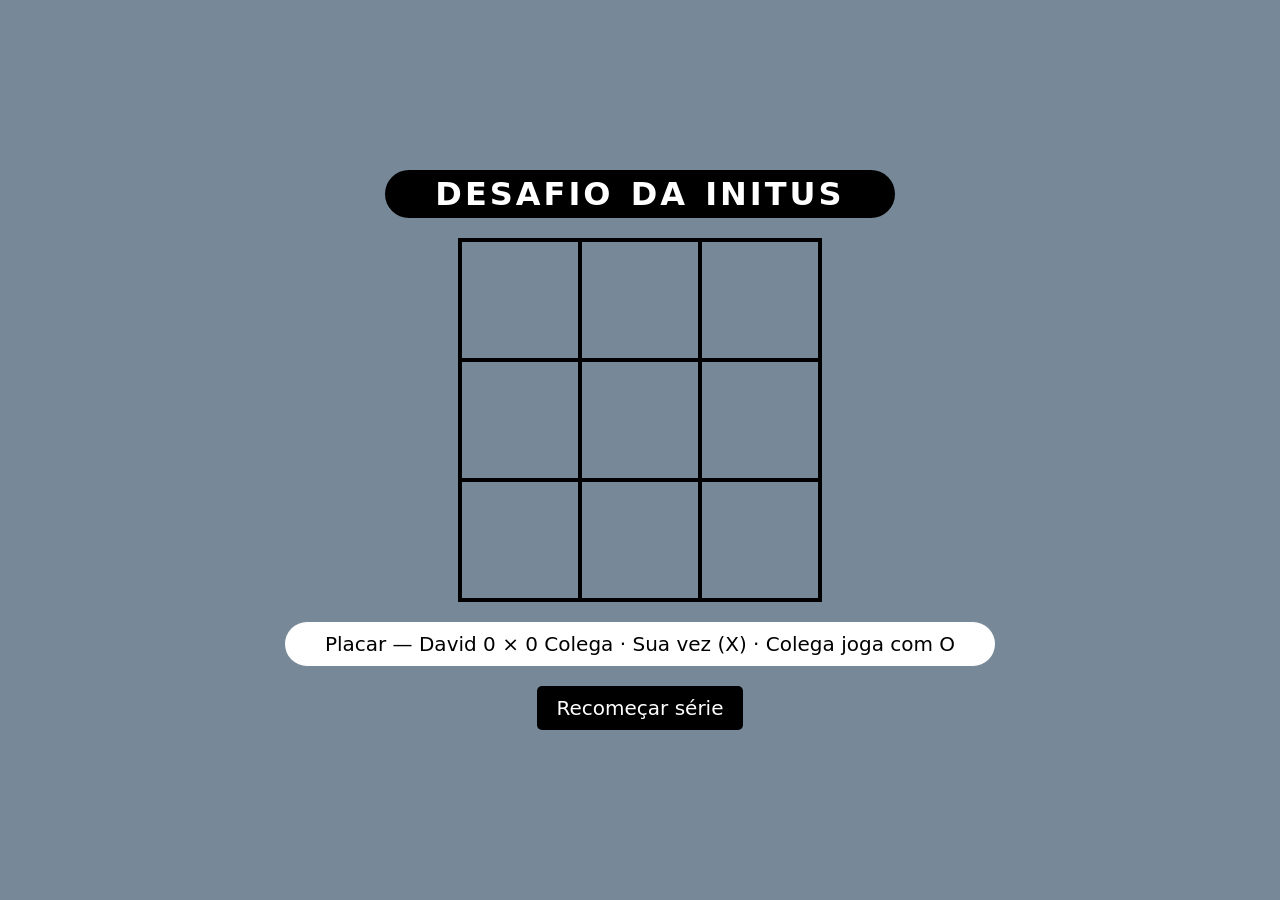
<file: Jogos_importados/Tic-Tac-Toe/index.html>
<!DOCTYPE html>
<html lang="pt-BR">

<head>
    <meta charset="UTF-8">
    <meta http-equiv="X-UA-Compatible" content="IE=edge">
    <meta name="viewport" content="width=device-width, initial-scale=1.0">
    <title>Tic-Tac-Toe — Initus</title>

    <!-- 👇🏻👇🏻👇🏻👇🏻👇🏻👇🏻👇🏻👇🏻👇🏻👇🏻👇🏻👇🏻👇🏻👇🏻👇🏻👇🏻👇🏻👇🏻👇🏻👇🏻👇🏻👇🏻👇🏻👇🏻👇🏻👇🏻👇🏻👇🏻👇🏻👇🏻👇🏻👇🏻👇🏻👇🏻👇🏻👇🏻👇🏻👇🏻👇🏻👇🏻👇🏻👇🏻👇🏻-->
	<!-- Also uploaded the demo of this code in a gif : https://c.tenor.com/x8v1oNUOmg4AAAAd/tenor.gif-->
	<!-- 👆🏻👆🏻👆🏻👆🏻👆🏻👆🏻👆🏻👆🏻👆🏻👆🏻👆🏻👆🏻👆🏻👆🏻👆🏻👆🏻👆🏻👆🏻👆🏻👆🏻👆🏻👆🏻👆🏻👆🏻👆🏻👆🏻👆🏻👆🏻👆🏻👆🏻👆🏻👆🏻👆🏻👆🏻👆🏻👆🏻👆🏻👆🏻👆🏻👆🏻👆🏻👆🏻👆🏻-->

	<!-- 👇🏻👇🏻👇🏻👇🏻👇🏻👇🏻👇🏻👇🏻👇🏻👇🏻👇🏻👇🏻👇🏻👇🏻👇🏻👇🏻👇🏻👇🏻👇🏻👇🏻👇🏻👇🏻👇🏻👇🏻👇🏻👇🏻👇🏻👇🏻👇🏻👇🏻👇🏻👇🏻👇🏻👇🏻👇🏻👇🏻👇🏻👇🏻👇🏻👇🏻👇🏻👇🏻👇🏻-->
	<!-- More html-css-js Games Calculators Games Cards Elements Projects on https://www.github.com/he-is-talha --> 
	<!-- 👆🏻👆🏻👆🏻👆🏻👆🏻👆🏻👆🏻👆🏻👆🏻👆🏻👆🏻👆🏻👆🏻👆🏻👆🏻👆🏻👆🏻👆🏻👆🏻👆🏻👆🏻👆🏻👆🏻👆🏻👆🏻👆🏻👆🏻👆🏻👆🏻👆🏻👆🏻👆🏻👆🏻👆🏻👆🏻👆🏻👆🏻👆🏻👆🏻👆🏻👆🏻👆🏻👆🏻-->

    <link rel="stylesheet" href="style.css">
</head>

<body>
    <h1>Desafio da Initus</h1>
    <div class="container">
        <div data-index="0" class="box"></div>
        <div data-index="1" class="box"></div>
        <div data-index="2" class="box"></div>
        <div data-index="3" class="box"></div>
        <div data-index="4" class="box"></div>
        <div data-index="5" class="box"></div>
        <div data-index="6" class="box"></div>
        <div data-index="7" class="box"></div>
        <div data-index="8" class="box"></div>
    </div>
    <div class="status"></div>
    <button class="restartBtn">Jogar novamente</button>

    <script src="music.js"></script>
    <script src="index.js"></script>
</body>

</html>
</file>
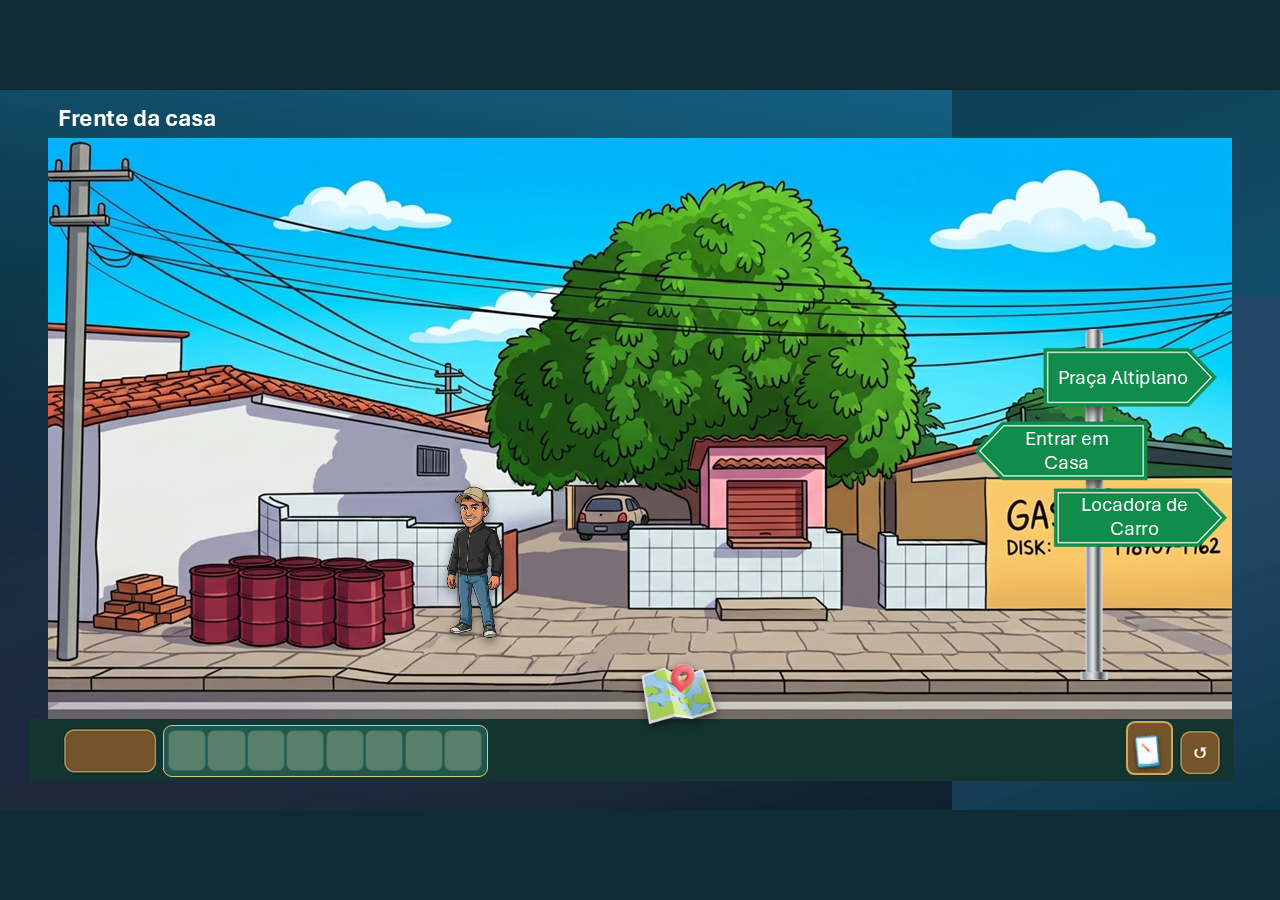
<file: Prototipos/Prototipo3_Exploracao_David/index.html>
<!doctype html>
<html lang="pt-BR">
<head>
  <meta charset="utf-8">
  <meta name="viewport" content="width=device-width, initial-scale=1, viewport-fit=cover">
  <meta name="theme-color" content="#183d38">
  <title>Aventura de David</title>
  <style>
    :root{font-family:Trebuchet MS,system-ui,sans-serif;color:#fff8e8;background:#102522;--gold:#f3c765;--ink:#14332f;--panel:#173b36;--line:#f3d58a;--cream:#fff5dd;--red:#963e30}
    *{box-sizing:border-box}html,body{height:100%;margin:0}body{overflow:hidden}button{font:inherit;color:inherit;cursor:pointer}button:focus-visible{outline:3px solid #fff;outline-offset:2px}
    #game{height:100dvh;display:grid;grid-template-rows:auto 1fr auto;max-width:1400px;margin:auto;background:#102522;position:relative}
    header{display:flex;align-items:center;justify-content:space-between;gap:12px;padding:7px 12px;background:#14342f;border-bottom:1px solid #ffffff30;z-index:2}
    .scene-name{font-weight:900;letter-spacing:.03em;color:var(--gold);font-size:clamp(14px,2vw,19px)}.status{font-size:12px;color:#d8e4d2;text-align:right}
    #stage{position:relative;min-height:0;overflow:hidden;background:#27453a}
    .scene{position:absolute;inset:0;background-position:center;background-size:cover;display:flex;align-items:flex-end;justify-content:center}
    .scene:before{content:"";position:absolute;z-index:0;inset:0;background:linear-gradient(180deg,#fff2 0%,#fff1 58%,#07171170 100%);backdrop-filter:blur(1px);pointer-events:none}
    .scene.blackout:before{background:#000c}.scene.blackout.lit:before{background:#0008}
    .scene-characters{position:absolute;z-index:3;bottom:0;left:3%;display:flex;align-items:flex-end;justify-content:flex-start;gap:clamp(5px,1.3vw,20px);width:min(62%,760px);pointer-events:auto}.scene-character{appearance:none;display:grid;justify-items:center;align-items:end;gap:4px;margin:0;min-width:0;padding:0;border:0;background:transparent;color:#203b31;text-shadow:none}.scene-character img{display:block;width:auto;height:clamp(220px,48vh,440px);max-width:22vw;object-fit:contain;object-position:center bottom;filter:drop-shadow(0 5px 5px #0008)}.scene-character span{max-width:100%;padding:4px 9px;border:1px solid #fff3c0;border-radius:999px;background:#fff2dce8;color:#284339;font-weight:800;font-size:11px;box-shadow:0 3px 10px #0005;white-space:nowrap}
    .icon-btn,.action-btn{border:1px solid #f3d58a;background:#173b36eF;border-radius:12px;padding:10px 14px;font-weight:800;min-height:44px}.icon-btn{padding:8px 12px}
    .speech-bubble{position:absolute;z-index:5;left:4%;top:13%;width:min(390px,40vw);padding:12px 16px;border:2px solid #f0d17f;border-radius:19px;background:#fff8e9f2;color:#263c32;box-shadow:0 8px 24px #0005;line-height:1.35;font-size:clamp(14px,1.7vw,18px);animation:bubble-in .16s ease-out}.speech-bubble:after{content:"";position:absolute;left:34px;bottom:-16px;width:25px;height:25px;background:#fff8e9f2;border-right:2px solid #f0d17f;border-bottom:2px solid #f0d17f;transform:rotate(45deg)}.speech-bubble b{color:#876325;font-size:12px;letter-spacing:.08em;text-transform:uppercase}.speech-bubble p{margin:4px 0 0}.toast-message{position:absolute;z-index:8;left:50%;bottom:12px;transform:translateX(-50%);max-width:90%;padding:10px 16px;border:1px solid var(--line);border-radius:12px;background:#102522ed;color:#fff8e8;box-shadow:0 6px 18px #0007}
    .hotspot{position:absolute;z-index:2;transform:translate(-50%,-50%);border:2px solid #fff1b7;background:#173b36d9;border-radius:50%;min-width:48px;min-height:48px;font-size:24px;box-shadow:0 3px 14px #0008;display:grid;place-items:center}.hotspot:hover{transform:translate(-50%,-50%) scale(1.08)}
    .actions{position:absolute;z-index:2;bottom:10px;left:10px;right:10px;display:flex;gap:8px;justify-content:center;flex-wrap:wrap}.action-btn{background:#183d38ef;box-shadow:0 3px 10px #0006}.action-btn.primary{background:var(--gold);color:#203b31;border-color:#fff1b7}
    footer{display:flex;align-items:center;gap:8px;padding:7px 9px;background:#14342f;border-top:1px solid #ffffff30;z-index:2;min-height:58px}.tool{display:flex;align-items:center;justify-content:center;gap:7px;background:#74542a;border:1px solid #e4c47a;border-radius:10px;padding:8px 12px;font-weight:800;min-height:42px}.tool svg{width:22px;height:22px;fill:none;stroke:#fff1c5;stroke-width:2.4;stroke-linecap:round;stroke-linejoin:round}.inventory{display:flex;align-items:center;gap:4px;flex:1;overflow:auto}.slot{flex:0 0 42px;width:42px;height:42px;border-radius:9px;background:#e5d0a5;color:#182e28;display:grid;place-items:center;font-size:22px;position:relative}.slot.empty{opacity:.35}.slot span{position:absolute;bottom:-2px;right:3px;font-size:9px;font-weight:800}
    .signpost{position:absolute;z-index:4;isolation:isolate;right:3%;bottom:18%;display:flex;flex-direction:column;align-items:flex-end;gap:8px;width:min(290px,31%);padding-bottom:34px}.signpost:after{content:"";position:absolute;z-index:-1;right:32px;bottom:0;width:12px;height:100%;border:2px solid #8b5b2e;border-radius:8px 8px 0 0;background:linear-gradient(90deg,#9c6938,#d2a56a 50%,#80502a);box-shadow:3px 0 8px #0005}.signpost-icon{position:absolute;right:15px;bottom:-5px;width:44px;height:64px;fill:#76502b;stroke:#e7c985;stroke-width:2;stroke-linecap:round;stroke-linejoin:round}.sign-label{position:relative;z-index:1;width:calc(100% - 18px);min-height:38px;padding:7px 22px 7px 12px;border:2px solid #f8e5a8;border-radius:7px 2px 2px 7px;background:linear-gradient(110deg,#285c44,#194533);color:#fff8df;text-align:left;font-size:clamp(11px,1.4vw,15px);font-weight:900;box-shadow:0 3px 9px #0006}.sign-label:after{content:"";position:absolute;right:-14px;top:7px;width:20px;height:20px;transform:rotate(45deg);background:#194533;border-top:2px solid #f8e5a8;border-right:2px solid #f8e5a8}.sign-label:hover{filter:brightness(1.15);transform:translateX(-3px)}
    .map-reference{position:absolute;inset:0;display:grid;grid-template-columns:minmax(0,1.15fr) minmax(250px,.85fr);align-items:center;gap:clamp(12px,3vw,32px);padding:clamp(14px,3vw,34px);background:#294b3b;overflow:auto}.map-art{width:100%;max-height:78vh;object-fit:contain;border:8px solid #e1c987;border-radius:14px;box-shadow:0 12px 30px #0006}.map-route{padding:clamp(16px,3vw,30px);border:2px solid #e1c987;border-radius:18px;background:#fff5dd;color:#284339;box-shadow:0 10px 28px #0005}.map-route h2{margin:0 0 14px;color:#24453b;font-size:clamp(18px,2.4vw,28px)}.map-route>div{display:flex;flex-wrap:wrap;align-items:center;gap:7px;font-weight:800;line-height:1.35}.map-route i{color:#af8137;font-style:normal;font-size:20px}.map-back{position:absolute;right:clamp(14px,3vw,34px);bottom:clamp(14px,3vw,34px);min-height:44px;padding:8px 16px;border:1px solid #f3d58a;border-radius:10px;background:#173b36;color:#fff8e8;font-weight:800}
    .overlay{position:absolute;z-index:10;inset:0;background:#071511c9;display:grid;place-items:center;padding:12px}.card{width:min(820px,100%);max-height:calc(100% - 4px);overflow:auto;background:var(--cream);color:#24372f;border:3px solid #e1ba63;border-radius:18px;padding:clamp(14px,3vw,24px);box-shadow:0 16px 48px #0008}.card h1,.card h2,.card h3{margin:0 0 8px;color:#24453b}.card p{line-height:1.45}.card-actions{display:flex;gap:8px;justify-content:center;flex-wrap:wrap;margin-top:12px}.card button,.choice{border:1px solid #74542a;border-radius:10px;background:#f4e6c7;color:#24372f;padding:10px 14px;min-height:44px;font-weight:800}.card button.primary{background:var(--gold)}.small{font-size:12px;color:#52645a}.choices{display:grid;grid-template-columns:repeat(2,minmax(0,1fr));gap:8px}.choice{font-size:clamp(15px,2vw,20px)}
    .food-grid{display:grid;grid-template-columns:repeat(4,1fr);gap:8px}.food-card{min-height:68px;font-size:30px}.memory-board{display:grid;grid-template-columns:repeat(6,1fr);gap:6px;margin:10px 0}.memory-card{aspect-ratio:1;border:2px solid #897447;border-radius:10px;background:#e3d1a7;color:#203b31;font-size:clamp(20px,4vw,40px);display:grid;place-items:center;min-width:0;min-height:40px}
    .compare{display:grid;grid-template-columns:1fr 1fr;gap:6px}.compare figure{margin:0;position:relative}.compare img{width:100%;height:auto;display:block;border-radius:8px}.diff-hit{position:absolute;transform:translate(-50%,-50%);width:clamp(28px,5vw,54px);height:clamp(28px,5vw,54px);border:2px solid transparent;border-radius:50%;background:#fff1;min-width:0;padding:0}.diff-hit.found{border-color:#25b65e;background:#25b65e33}
    .target{width:min(52vw,280px);aspect-ratio:1;border-radius:50%;margin:8px auto;background:repeating-radial-gradient(circle,#fff 0 9%,#c94835 9% 18%,#fff 18% 27%,#3167a0 27% 36%,#f5d76b 36% 45%,#fff 45% 54%);border:3px solid #473c30;position:relative;touch-action:manipulation}.target:after{content:"";position:absolute;left:50%;top:50%;width:14%;height:14%;transform:translate(-50%,-50%);border-radius:50%;background:#bf3e32;border:2px solid #fff}
    .lane{height:min(44vh,260px);background:linear-gradient(90deg,#31594e 24%,#23483d 25%,#31594e 49%,#23483d 50%,#31594e 74%,#23483d 75%);position:relative;overflow:hidden;border:2px solid #d6bc74;border-radius:12px}.note{position:absolute;width:19%;height:28px;border-radius:14px;background:var(--gold);box-shadow:0 0 14px #ffed9b;display:grid;place-items:center;font-size:12px;font-weight:900;color:#263b31}.lane-pad{display:grid;grid-template-columns:repeat(4,1fr);gap:6px;margin-top:6px}.lane-pad button{font-size:20px;min-height:44px}
    .imported-frame{display:grid;justify-items:center;gap:8px}.imported-frame iframe{width:min(100%,640px);height:min(68vh,580px);border:0;border-radius:12px;background:#183d38}.imported-return{border:1px solid #74542a;border-radius:10px;background:#f4e6c7;color:#24372f;padding:8px 14px;min-height:40px;font-weight:800}
    .road-frame,.river-frame{display:grid;justify-items:center;gap:8px}.road-frame iframe{width:min(100%,1000px);height:min(68vh,680px);border:0;border-radius:12px;background:#0d1117}.river-frame iframe{width:min(100%,51vh);height:min(68vh,680px);aspect-ratio:3/4;border:0;border-radius:12px;background:#e8f1f2}.road-return,.river-return{border:1px solid #74542a;border-radius:10px;background:#f4e6c7;color:#24372f;padding:8px 14px;min-height:40px;font-weight:800}

    .journal{padding:8px}.journal-heading{display:flex;align-items:center;gap:12px;padding-bottom:12px;border-bottom:2px dashed #c6a860}.journal-heading svg{width:48px;height:48px;flex:0 0 48px;fill:none;stroke:#805a27;stroke-width:2.5;stroke-linecap:round;stroke-linejoin:round}.journal-heading h2{margin:0;color:#24453b}.journal-heading p{margin:3px 0 0;font-size:13px;color:#657267}.note-list{display:grid;gap:10px;margin:14px 0}.note-entry{position:relative;padding:12px 14px 12px 19px;border-left:5px solid #d2a64e;background:repeating-linear-gradient(0deg,#fff9e8 0 28px,#ebdfc3 29px,#fff9e8 30px);border-radius:5px 12px 12px 5px;box-shadow:0 2px 6px #6b563322;line-height:1.45}.note-entry b{color:#755320}.safe-digits{display:flex;justify-content:center;gap:5px;margin:12px 0}.safe-digits input{width:42px;height:50px;text-align:center;font-size:24px;border-radius:7px;border:2px solid #627b69;background:#fffdf5;color:#203b31}.memory-info,.scoreline{display:flex;justify-content:space-between;gap:10px;font-weight:800}
    @keyframes bubble-in{from{opacity:0;transform:translateY(5px)}to{opacity:1;transform:translateY(0)}}
    @media (orientation:portrait){#game:after{content:"Gire o celular para jogar na horizontal";position:absolute;z-index:30;inset:0;background:#102522;color:#fff8e8;display:grid;place-items:center;text-align:center;padding:28px;font-size:24px;font-weight:900}}
    @media(max-width:760px){header{padding:5px 8px}.scene-name{font-size:14px}.status{font-size:10px}.tool{padding:6px 8px;font-size:11px}.tool svg{width:18px;height:18px}.slot{flex-basis:36px;width:36px;height:36px;font-size:18px}footer{min-height:50px;gap:5px}.speech-bubble{left:3%;top:10%;width:min(290px,48vw);padding:8px 11px;font-size:13px}.scene-characters{left:2%;width:60%;gap:5px}.scene-character img{height:clamp(190px,43vh,320px);max-width:24vw}.scene-character span{font-size:9px;padding:3px 6px}.signpost{right:2%;bottom:16%;width:min(220px,35%);gap:5px}.sign-label{min-height:32px;padding:5px 16px 5px 8px;font-size:10px}.sign-label:after{width:16px;height:16px;right:-11px}.map-reference{grid-template-columns:minmax(0,1fr) minmax(200px,.9fr);gap:10px;padding:10px}.map-art{max-height:70vh;border-width:4px}.map-route{padding:12px}.map-route h2{font-size:18px;margin-bottom:8px}.map-route>div{font-size:12px;gap:4px}.map-back{right:10px;bottom:10px;min-height:38px;padding:6px 10px;font-size:12px}.memory-board{grid-template-columns:repeat(4,1fr)}.food-grid{grid-template-columns:repeat(3,1fr)}}
    /* As composições de Cenas/ são telas 16:9 completas, com placas, personagens e moldura já desenhados. */
    body{display:grid;place-items:center;background:#102b36}
    #game{width:min(100vw,177.7778vh);height:min(100dvh,56.25vw);aspect-ratio:16/9;display:block;max-width:none;margin:0;background:#102b36;overflow:hidden}
    #game>header,#game>footer{display:none}
    #stage{position:absolute;inset:0;min-height:0;overflow:hidden;background:#102b36}
    .scene{inset:0;display:block;background:none;isolation:isolate;pointer-events:auto}
    .scene:before{display:none}
    .scene-art{position:absolute;z-index:0;inset:0;width:100%;height:100%;object-fit:fill;display:block;pointer-events:none;user-select:none}
    .scene-dark .scene-art{filter:none}
    .darkness-overlay{position:absolute;z-index:6;inset:0;background:rgba(0,0,0,.99);clip-path:polygon(36% 0,100% 0,100% 100%,0 100%,0 23%,36% 23%);pointer-events:none;transition:background .06s linear}
    .scene-dark.lit .darkness-overlay{background:radial-gradient(circle var(--flash-radius,clamp(48px,5vw,76px)) at var(--flash-x,50%) var(--flash-y,72%),rgba(0,0,0,.40) 0%,rgba(0,0,0,.44) 35%,rgba(0,0,0,.60) 65%,rgba(0,0,0,.99) 100%)}
    .hotspot{position:absolute;z-index:5;transform:translate(-50%,-50%);min-width:0;min-height:0;width:var(--hit-w,11%);height:var(--hit-h,20%);padding:0;border:1px dashed transparent;border-radius:8px;background:transparent;color:transparent;font-size:0;box-shadow:none;text-indent:-9999px;cursor:pointer;touch-action:manipulation;pointer-events:auto;transition:border-color .12s ease}
    .hotspot:hover{transform:translate(-50%,-50%);border-color:rgba(243,199,101,0.55);background:transparent;box-shadow:none}
    .hotspot:focus-visible{transform:translate(-50%,-50%);outline:2px solid #f3c765;outline-offset:2px}
    .scene-cta{position:absolute;z-index:8;left:var(--cta-x,58%);top:var(--cta-y,40%);transform:translate(-50%,-50%);min-height:44px;padding:9px 18px;border:2px solid #fff0b0;border-radius:12px;background:#f3c765;color:#203b31;font-weight:900;font-size:clamp(13px,1.35vw,18px);box-shadow:0 4px 12px #0006;cursor:pointer}
    .scene-cta:hover,.scene-cta:focus-visible{filter:brightness(1.08);outline:3px solid #fff;outline-offset:2px}
    .anniversary-memory{display:grid;grid-template-columns:repeat(4,minmax(0,1fr));gap:clamp(6px,1vw,12px);width:min(100%,460px);margin:14px auto 4px}
    .memory-tile{display:grid;place-items:center;aspect-ratio:1;min-width:0;padding:5px;border:2px solid #a48a50;border-radius:12px;background:#e9d6a9;color:#5254a8;font-size:clamp(24px,4vw,42px);font-weight:900;box-shadow:0 3px 8px #0002;cursor:pointer;touch-action:manipulation}
    .memory-tile img{display:none;width:78%;height:78%;object-fit:contain;pointer-events:none}
    .memory-tile.flipped,.memory-tile.matched{background:#fff9e9}
    .memory-tile.flipped img,.memory-tile.matched img{display:block}
    .memory-tile.flipped span,.memory-tile.matched span{display:none}
    .memory-tile.matched{border-color:#39865b;box-shadow:0 0 0 2px #39865b55}
    .memory-progress{text-align:center;font-weight:900;color:#74542a}
    .actions{position:absolute;inset:0;z-index:6;pointer-events:none}
    .action-btn{position:absolute;left:var(--action-x,55%);top:var(--action-y,60%);transform:translate(-50%,-50%);width:var(--action-w,20%);height:var(--action-h,32%);min-height:0;padding:0;border:2px solid transparent;border-radius:14px;background:transparent!important;color:transparent!important;font-size:0;box-shadow:none;pointer-events:auto;text-indent:-9999px}
    .action-btn:hover,.action-btn:focus-visible{border-color:#fff3ad;background:#ffd95a26!important;outline:0}
    .speech-bubble{left:30%;top:10%;width:64%;min-height:18%;padding:2% 3%;border:3px solid #d9b562;border-radius:24px;background:#103b36f2;color:#fff8e8;font-size:clamp(14px,1.55vw,22px);line-height:1.35;box-shadow:0 6px 18px #0007;pointer-events:none}
    .speech-bubble:after{display:none}.speech-bubble b{color:#f4d27c;font-size:.8em}.speech-bubble p{margin:.4em 0 0}
    .art-ui{position:absolute;z-index:7;inset:0;pointer-events:none}
    .art-ui button{position:absolute;z-index:1;pointer-events:auto;border:2px solid transparent;border-radius:10px;background:transparent;color:transparent;padding:0;min-width:0;min-height:0;cursor:pointer;touch-action:manipulation}
    .art-ui button:hover,.art-ui button:focus-visible{border-color:#ffe7a4;background:#ffffff20;outline:0}
    .art-map img,.art-notes img{position:absolute;inset:8%;width:84%;height:84%;object-fit:contain;pointer-events:none;filter:drop-shadow(0 2px 2px #0008)}
    .art-reset{font-size:clamp(17px,2vw,26px);font-weight:900;color:#fff4ce!important;text-shadow:0 2px 4px #000b}
    .art-map{left:4.7%;top:88.5%;width:7.6%;height:7.4%}
    .art-notes{left:87.6%;top:87.7%;width:4.1%;height:8.4%}
    .art-reset{left:92.2%;top:88.6%;width:3.1%;height:7.3%}
    .art-inventory{position:absolute;left:12.7%;top:88.15%;width:25.4%;height:7.25%;display:grid;grid-template-columns:repeat(8,minmax(0,1fr));gap:.45%;align-items:stretch;padding:.35%;border:1px solid #dec57c;border-radius:9px;background:#20584ef7;overflow:hidden}
    .art-item{position:relative;min-width:0;min-height:0;display:grid;place-items:center;border:1px solid #627c68;border-radius:7px;background:#b9c5a4;overflow:hidden}
    .art-item.empty{opacity:.36}.art-item.filled{background:#e4d8b5}
    .art-item img{width:76%;height:76%;object-fit:contain;filter:drop-shadow(0 1px 2px #0006)}
    .art-item span{position:absolute;inset:0;overflow:hidden;text-indent:-9999px}
    .scene-sprite{position:absolute;z-index:3;object-fit:contain;pointer-events:none;user-select:none}
    .scene-actor{transform:translate(-50%,-100%);filter:drop-shadow(0 4px 5px #0007)}
    .scene-item{transform:translate(-50%,-50%);filter:drop-shadow(0 3px 4px #0008)}
    .scene-actor-button,.scene-item-button{position:absolute;z-index:4;transform:translate(-50%,-100%);padding:0;border:0;background:transparent;min-width:0;min-height:0;display:grid;place-items:end center;pointer-events:auto;cursor:pointer;touch-action:manipulation}
    .scene-item-button{transform:translate(-50%,-50%);place-items:center}
    .scene-actor-button img,.scene-item-button img{width:100%;height:100%;object-fit:contain;pointer-events:none;filter:drop-shadow(0 4px 5px #0007)}
    .scene-item-button img{filter:drop-shadow(0 3px 4px #0008)}
    .scene-actor-button:hover,.scene-item-button:hover{filter:brightness(1.05)}
    .scene-actor-button:focus-visible,.scene-item-button:focus-visible{outline:2px solid #ffe38c;outline-offset:1px;border-radius:10px}
    .dialog-dismiss{position:absolute;z-index:8;inset:0;width:100%;height:100%;min-width:0;min-height:0;padding:0;border:0;border-radius:0;background:transparent;cursor:pointer;pointer-events:auto}
    .speech-bubble{z-index:9;pointer-events:none}
    .speech-bubble small{display:block;margin-top:1em;color:#f5dda0;font-size:.7em;font-weight:700;text-align:right}
    .scene-action-hit{z-index:5;pointer-events:auto;cursor:pointer}
    .safe-return{position:absolute;z-index:6;right:4%;top:10%;width:5%;height:8%;min-width:0;min-height:0;border:2px solid #f3d58a;border-radius:50%;background:#173b36;color:#fff8e8;font-size:clamp(16px,2vw,26px);font-weight:900;box-shadow:0 3px 10px #0007}
    .map-reference{position:absolute;inset:0;display:block;padding:0;background:#102b36;overflow:hidden}
    .map-reference .map-art{position:absolute;left:4%;top:5%;width:92%;height:81%;max-height:none;object-fit:contain;border:0;border-radius:0;box-shadow:none}
    .map-reference .map-back{z-index:2;right:4.8%;top:2.2%;bottom:auto;min-height:6.5%;width:10%;padding:0;border:2px solid #e2c77d;border-radius:10px;background:#173b36;color:#fff8e8;font-size:clamp(12px,1.2vw,18px)}
    .map-title{position:absolute;left:4.7%;top:1.3%;z-index:2;margin:0;color:#fff8e8;font-size:clamp(16px,2vw,28px);text-shadow:0 2px 4px #0008}
    .map-note{position:absolute;left:4.7%;bottom:4%;z-index:2;color:#fff8e8;font-size:clamp(11px,1vw,15px)}
    .toast-message{z-index:9;bottom:10%;font-size:clamp(13px,1.3vw,18px)}
    .overlay{z-index:12}
    .overlay .card{max-width:min(820px,92%);max-height:90%;}
    .overlay.fullscreen-minigame{position:fixed;inset:0;z-index:1000;display:block;padding:0;background:#102522;}
    .overlay.fullscreen-minigame>.card{width:100%;height:100dvh;max-width:none;max-height:none;margin:0;padding:0;overflow:auto;border:0;border-radius:0;background:#102522;box-shadow:none;}
    .overlay.fullscreen-minigame .minigame-host{display:block;width:100%;height:100%;min-height:100dvh;border:0;background:#102522;}
    #game:has(.fullscreen-minigame):after{display:none;}
    .overlay.native-minigame>.card{padding:clamp(14px,3vw,28px);background:var(--cream);color:#24372f;}
    .overlay.native-minigame .compare{max-height:calc(100dvh - 190px);overflow:auto;}
    .card .diff-hit{position:absolute;transform:translate(-50%,-50%);width:clamp(24px,3vw,40px);height:clamp(24px,3vw,40px);min-height:0;padding:0;border:2px solid transparent;border-radius:50%;background:transparent;box-shadow:none;opacity:0;}
    .card .diff-hit:hover,.card .diff-hit:focus-visible{opacity:0;border-color:transparent;background:transparent;outline:none;}
    .card .diff-hit.found{opacity:.78;border-color:#27834c;background:#31a35a55;}
    .clinic-grid{display:grid;grid-template-columns:repeat(3,minmax(0,1fr));gap:clamp(8px,1.5vw,16px);width:min(100%,720px);margin:14px auto}
    .card .clinic-choice{display:grid;place-items:center;min-width:0;min-height:clamp(68px,14vh,130px);padding:6px;border:2px solid #c8b477;border-radius:16px;background:#fffaf0;font-size:clamp(32px,8vh,64px);box-shadow:0 4px 12px #0002;touch-action:manipulation}
    .card .clinic-choice.correct{border-color:#318254;background:#dff2df;opacity:.72}.card .clinic-choice.wrong{border-color:#b84c3d;background:#f9ded8;opacity:.72}
    .clinic-status{text-align:center;font-size:clamp(16px,2.2vw,22px);font-weight:800;color:#24453b}.clinic-result{text-align:center;font-size:22px;font-weight:800}
    @media (orientation:portrait){#game{width:min(100vw,177.7778vh);height:min(100dvh,56.25vw)}#game:after{position:fixed;inset:0;}}
  </style>
</head>
<body>
  <main id="game">
    <header><div id="sceneName" class="scene-name">Frente da casa</div><div id="status" class="status"></div></header>
    <section id="stage" aria-live="polite"></section>
    <footer>
      <button id="mapButton" class="tool" type="button" aria-label="Abrir mapa ilustrativo"><svg viewBox="0 0 48 40" aria-hidden="true"><path d="m3 8 13-5 16 5 13-5v29l-13 5-16-5-13 5zM16 3v29M32 8v29"/></svg><span>Mapa</span></button>
      <div id="inventory" class="inventory" aria-label="Inventário"></div>
      <button id="notesButton" class="tool" type="button" aria-label="Abrir caderneta de anotações"><svg viewBox="0 0 48 48" aria-hidden="true"><path d="M12 6h29v36H12a5 5 0 0 1-5-5V11a5 5 0 0 1 5-5Zm0 0v36m8-27h14m-14 8h14m-14 8h10"/></svg><span>Caderneta</span></button>
      <button id="resetButton" class="tool" type="button" title="Recomeçar">↺</button>
    </footer>
  </main>
  <script src="music.js"></script>
  <script src="game.js"></script>
</body>
</html>
</file>
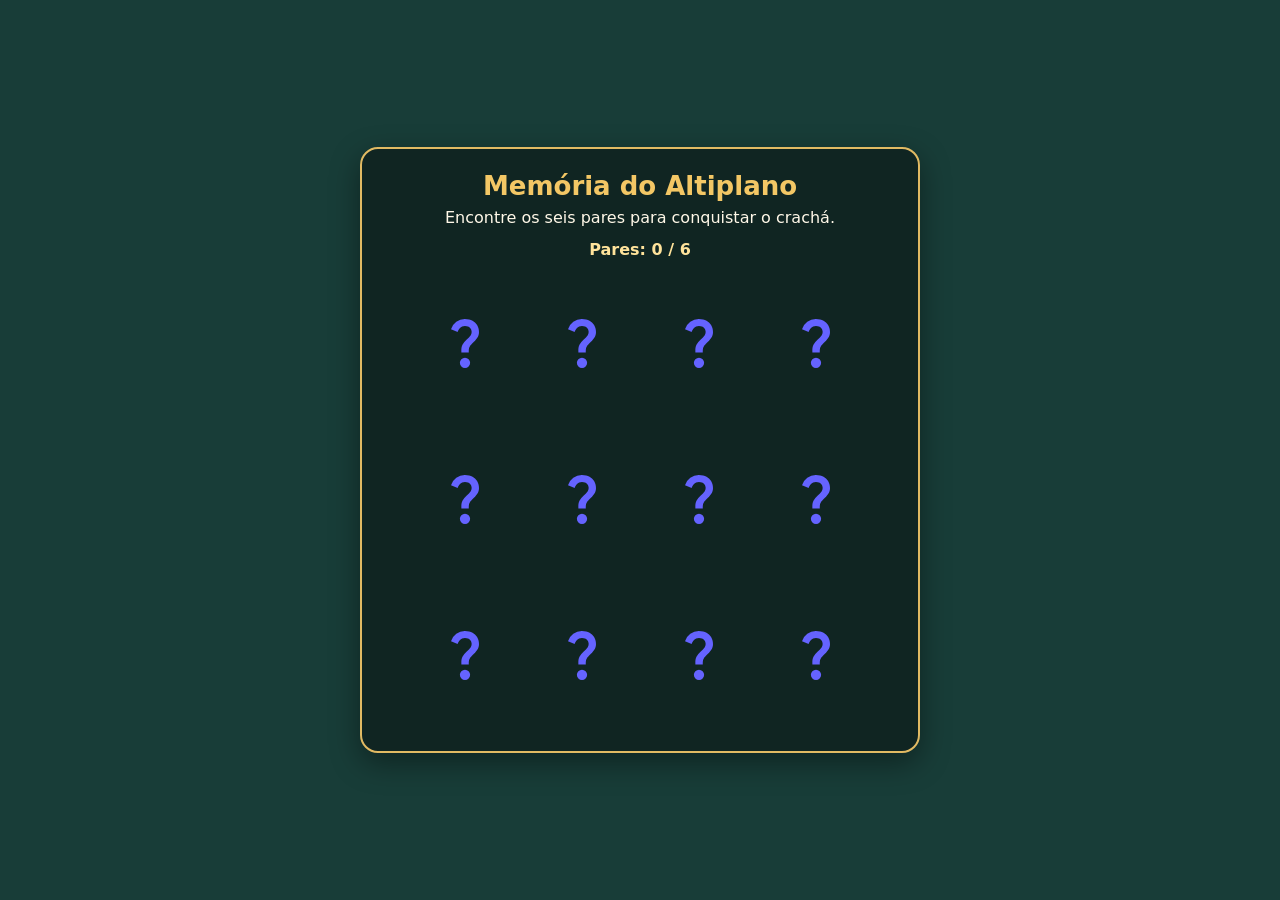
<file: Jogos_importados/Memory-Card-Game/challenge.html>
<!doctype html>
<html lang="pt-BR">
<head>
  <meta charset="utf-8">
  <meta name="viewport" content="width=device-width, initial-scale=1, viewport-fit=cover">
  <title>Memória — desafio do Altiplano</title>
  <link rel="stylesheet" href="style.css">
  <style>
    body{min-height:100dvh;background:#183d38;color:#fff8e8;padding:12px;font-family:system-ui,sans-serif}
    .challenge{width:min(100%,560px);padding:clamp(12px,3vw,22px);border:2px solid #e1ba63;border-radius:18px;background:#102522;box-shadow:0 10px 30px #0006;text-align:center}
    h1{font-size:clamp(18px,4vw,26px);color:#f3c765;margin:0 0 6px}.intro{margin:0 auto 12px;line-height:1.35;font-size:clamp(13px,2.5vw,16px)}
    .progress{font-weight:800;margin-bottom:10px;color:#ffe39b}
    .wrapper{padding:0;background:transparent;box-shadow:none;border-radius:0}.cards{width:min(100%,460px);height:auto;aspect-ratio:1;margin:auto;display:grid;grid-template-columns:repeat(4,1fr);grid-template-rows:repeat(3,1fr);gap:8px}
    .cards .card{width:auto;height:auto;min-width:0;min-height:0}.card .view{border-radius:10px}.card .front-view{background:#e9d6a9}.card .front-view img{width:28px}.card .back-view img{width:min(72%,64px);max-width:100%;max-height:82%;object-fit:contain}
    .card.matched .view{box-shadow:0 0 0 3px #65c982}.card.matched{cursor:default}
    @media(max-height:560px) and (orientation:landscape){body{padding:5px}.challenge{display:flex;align-items:center;gap:14px;width:min(100%,900px);padding:8px 14px}.summary{width:30%}.cards{width:min(62vh,430px);flex:0 0 auto}.card .front-view img{width:20px}}
  </style>
</head>
<body>
  <main class="challenge">
    <div class="summary">
      <h1>Memória do Altiplano</h1>
      <p class="intro">Encontre os seis pares para conquistar o crachá.</p>
      <div class="progress" id="progress" aria-live="polite">Pares: 0 / 6</div>
    </div>
    <div class="wrapper"><ul class="cards" id="cards" aria-label="Cartas da memória"></ul></div>
  </main>
  <script src="challenge.js"></script>
</body>
</html>
</file>
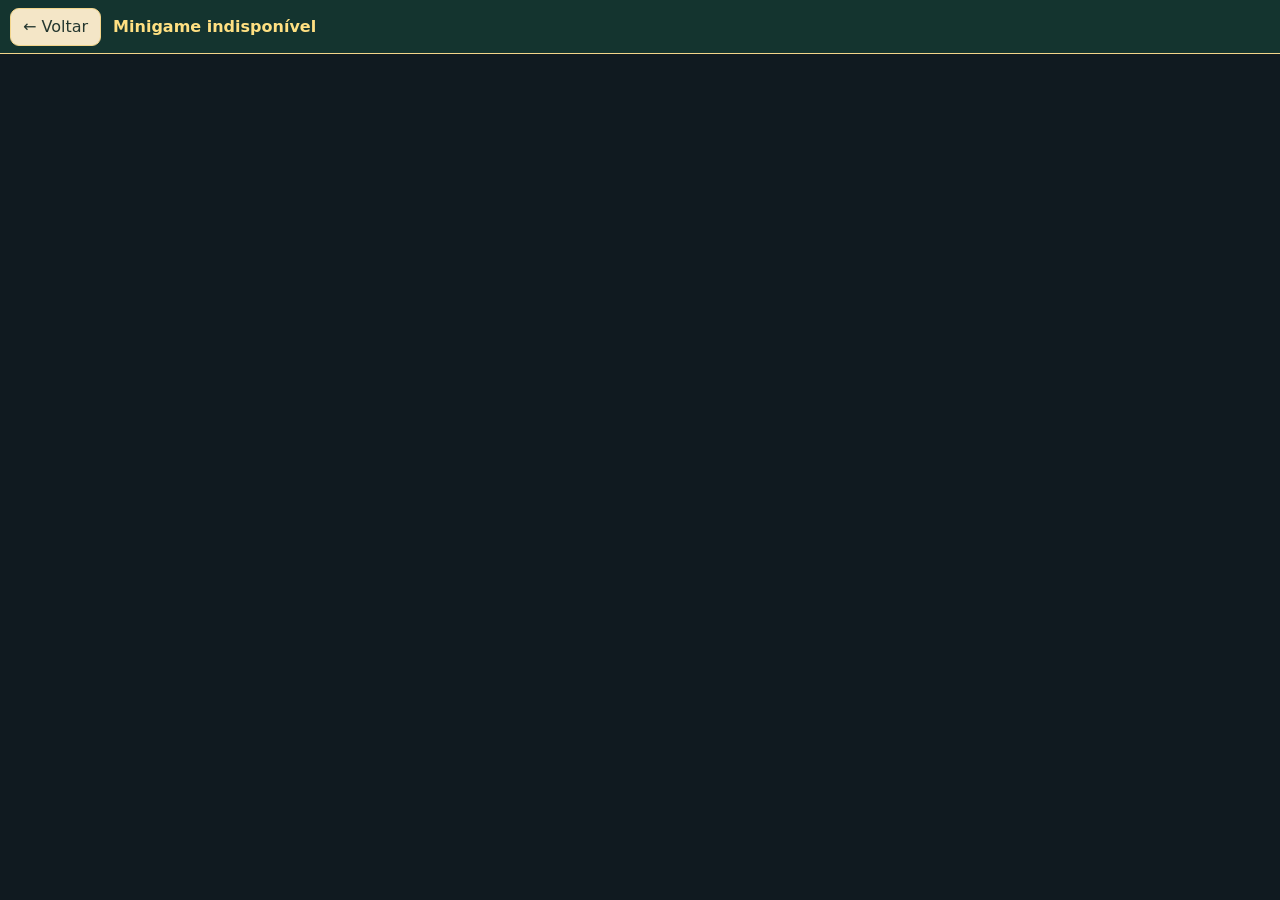
<file: Prototipos/Prototipo3_Exploracao_David/minigame.html>
<!doctype html>
<html lang="pt-BR">
<head>
  <meta charset="utf-8">
  <meta name="viewport" content="width=device-width, initial-scale=1, viewport-fit=cover">
  <meta name="theme-color" content="#102522">
  <title>Desafio</title>
  <style>
    *{box-sizing:border-box}html,body{width:100%;height:100%;margin:0;overflow:hidden;background:#102522;color:#fff8e8;font:16px system-ui,sans-serif}
    #app{height:100dvh;display:grid;grid-template-rows:auto 1fr;padding-top:env(safe-area-inset-top);padding-bottom:env(safe-area-inset-bottom)}
    header{min-height:54px;display:flex;align-items:center;gap:12px;padding:5px 10px;background:#14342f;border-bottom:1px solid #f3d58a;z-index:2}
    #back{min-height:38px;padding:5px 12px;border:1px solid #f3d58a;border-radius:9px;background:#f4e6c7;color:#24372f;font-weight:800;font:inherit}
    #heading{min-width:0;display:grid;gap:1px}#title{overflow:hidden;text-overflow:ellipsis;white-space:nowrap;font-weight:800;color:#ffe082}#goal{overflow:hidden;text-overflow:ellipsis;white-space:nowrap;font-size:12px;line-height:1.2;color:#e5ecd9}
    #game{display:block;width:100%;height:100%;border:0;background:#101a20}
    body.portrait-mode{background:#07130f}
    body.portrait-mode header{width:min(100%,calc((100dvh - 54px) * .5625));margin:0 auto;padding-left:6px;padding-right:6px}
    body.portrait-mode #game{width:min(100%,calc((100dvh - 54px) * .5625));height:100%;margin:0 auto;background:#0d1117}
    body.portrait-mode.river-mode header{width:min(100%,calc((100dvh - 54px) * .75))}
    body.portrait-mode.river-mode #game{width:min(100%,calc((100dvh - 54px) * .75));height:min(100%,calc(100vw * 1.333333));margin:auto;background:#101a20}
    #local-warning{display:none;position:absolute;z-index:5;left:12px;right:12px;top:60px;padding:14px;border:2px solid #f3d58a;border-radius:12px;background:#fff5dd;color:#24372f;line-height:1.4}
    #local-warning strong{display:block;margin-bottom:4px}
  </style>
</head>
<body>
  <main id="app">
    <header><button id="back" type="button">← Voltar</button><div id="heading"><span id="title">Desafio</span><small id="goal"></small></div></header>
    <iframe id="game" allow="autoplay; fullscreen" title="Minigame"></iframe>
  </main>
  <aside id="local-warning"><strong>Abra a aventura pelo Laragon.</strong>Este minigame usa módulos JavaScript que o navegador bloqueia quando a página é aberta como arquivo (file://). Acesse pelo endereço local do Laragon para jogar.</aside>
  <script>
    (()=>{
      const games={
        road:{title:'Desafio da locadora',src:'../../Jogos_importados/Road-Rush-main/game.html?challenge=anniversary',complete:'roadChallengeComplete',back:'roadChallengeReturn'},
        tictactoe:{title:'Tic-Tac-Toe na Initus',src:'../../Jogos_importados/Tic-Tac-Toe/index.html',complete:'ticTacToeChallengeComplete',back:'tictactoeChallengeReturn'},
        mine:{title:'Máquina de Mine',src:'../../Jogos_importados/Mine/index.html?challenge=anniversary',complete:'mineChallengeComplete',back:'mineChallengeReturn'},
        simon:{title:'Simon da igreja',src:'../../Jogos_importados/Simon/index.html?challenge=anniversary&layout=vertical-3',complete:'simonChallengeComplete',back:'simonChallengeReturn'},
        river:{title:'Travessia do rio',src:'../../Jogos_importados/River-Rush-main/index.html?challenge=anniversary',complete:'riverChallengeComplete',back:'riverChallengeReturn'}
      };
      const key=new URLSearchParams(location.search).get('game');
      const params=new URLSearchParams(location.search);
      const config=games[key];
      const frame=document.getElementById('game');
      const portraitGames=new Set(['road','river','simon','mine']);
      document.body.classList.toggle('portrait-mode',portraitGames.has(key));
      document.body.classList.toggle('river-mode',key==='river');
      if(!config){document.getElementById('title').textContent='Minigame indisponível';document.getElementById('back').addEventListener('click',()=>parent.postMessage({type:'minigameReturn'},'*'));}
      else{
        const title=params.get('title')||config.title;
        document.title=title+' · Aventura de David';
        document.getElementById('title').textContent=title;
        document.getElementById('goal').textContent=params.get('goal')||'';
        frame.title=config.title;
        frame.src=config.src;
        document.getElementById('back').addEventListener('click',()=>{
          frame.contentWindow.postMessage({type:'challengeStopMusic'},'*');
          setTimeout(()=>parent.postMessage({type:config.back},'*'),500);
        });
        window.addEventListener('message',event=>{
          if(event.source===parent&&event.data?.type==='challengeStopMusic'){
            frame.contentWindow.postMessage(event.data,'*');
            return;
          }
          if(event.source!==frame.contentWindow||!event.data||typeof event.data.type!=='string')return;
          if(event.data.type===config.complete||event.data.type===config.back)parent.postMessage(event.data,'*');
        });
      }
      if(location.protocol==='file:')document.getElementById('local-warning').style.display='block';
    })();
  </script>
</body>
</html>
</file>
<file: Mensagem_homenagem/style.css>
:root{font-family:Trebuchet MS,system-ui,sans-serif;color:#fff8e8;background:#102522;--bg:#102522;--panel:#173b36;--gold:#f3c765;--cream:#fff5dd;--line:#e1ba63;--soft:#d8e4d2;--ink:#24372f}
*{box-sizing:border-box}html{scroll-behavior:smooth;scroll-padding-top:72px}body{margin:0;min-width:320px;background:radial-gradient(ellipse at 48% -10%,#2b594b 0,var(--bg) 58%);color:#fff8e8}a{color:inherit}.topbar{height:64px;max-width:1160px;margin:auto;padding:0 22px;display:flex;align-items:center;justify-content:space-between;gap:16px}.brand{text-decoration:none;color:var(--gold);font-size:12px;font-weight:900;letter-spacing:.11em}.top-note{font-size:12px;color:#d8e4d2}
.hero{min-height:min(690px,calc(100svh - 64px));max-width:1160px;margin:auto;padding:48px 30px 60px;display:grid;grid-template-columns:1.1fr .9fr;align-items:center;gap:35px;position:relative;overflow:hidden}.hero-copy{position:relative;z-index:1}.eyebrow{margin:0 0 12px;color:var(--gold);font-size:12px;font-weight:900;letter-spacing:.16em;text-transform:uppercase}.hero h1{margin:0;font-size:clamp(48px,8vw,92px);line-height:.98;letter-spacing:-.055em}.hero h1 span{color:var(--gold)}.hero-text{max-width:520px;margin:22px 0 26px;color:var(--soft);font-size:clamp(16px,2vw,20px);line-height:1.6}.button{display:inline-flex;align-items:center;justify-content:center;gap:12px;min-height:46px;padding:11px 17px;border:1px solid #f3d58a;border-radius:12px;background:#173b36;color:#fff8e8;text-decoration:none;font-weight:850;transition:transform .18s,background .18s}.button:hover{transform:translateY(-2px);background:#245448}.button.primary{background:var(--gold);color:#203b31;border-color:#fff1b7}.hero-art{position:relative;justify-self:center;width:min(100%,400px);aspect-ratio:4/5;border:2px solid #f3d58a99;border-radius:48% 48% 22px 22px;overflow:hidden;background:linear-gradient(145deg,#f6e5be,#e1ba63);box-shadow:0 22px 60px #0005}.hero-art img{width:100%;height:100%;object-fit:cover;object-position:center 28%}.sparkle{position:absolute;color:#fff0b4;text-shadow:0 3px 15px #a07625;font-size:40px}.sparkle-one{top:13%;left:8%}.sparkle-two{right:9%;bottom:19%;font-size:28px}.hero-decoration{position:absolute;right:8%;top:10%;font-size:34px;color:#f3c76555}
.section{width:min(100% - 36px,980px);margin:0 auto;padding:70px 0}.letter{text-align:center}.letter h2,.section-heading h2,.finale h2{margin:0;color:var(--cream);font-size:clamp(30px,5vw,48px);line-height:1.1}.letter-card{max-width:720px;margin:25px auto 0;padding:clamp(22px,5vw,42px);border:1px solid #e1ba6380;border-radius:20px;background:#fff5dd;color:var(--ink);box-shadow:0 12px 32px #0003;text-align:left;font-size:clamp(16px,2vw,19px);line-height:1.75}.letter-card p{margin:0}.signoff{margin-top:25px!important;text-align:right;font-weight:800}.signoff span{color:#7b6b4a;font-size:14px;font-weight:600}
.section-heading{text-align:center;max-width:700px;margin:0 auto 25px}.section-heading>p:last-child{color:var(--soft);line-height:1.55}.album{display:grid;grid-template-columns:repeat(2,minmax(0,1fr));gap:16px}.memory{overflow:hidden;border:1px solid #e1ba6380;border-radius:16px;background:var(--panel);box-shadow:0 8px 25px #0003}.photo{aspect-ratio:4/3;background:linear-gradient(135deg,#284d42,#102522);display:grid;place-items:center;position:relative;isolation:isolate;overflow:hidden}.photo::before{content:"";position:absolute;z-index:0;inset:-12px;background-image:var(--photo-background);background-position:center;background-size:cover;filter:blur(12px) brightness(.72);transform:scale(1.04)}.photo img{position:relative;z-index:1;width:100%;height:100%;object-fit:contain!important;object-position:center;cursor:zoom-in}.memory-body{padding:14px}.memory-body h3{margin:0 0 8px;color:var(--gold);font-size:15px}.memory-body p{margin:0;color:var(--soft);font-size:14px;line-height:1.5}
.finale{position:relative;overflow:hidden;margin:24px auto 60px;padding:clamp(30px,7vw,70px) 20px;width:min(100% - 36px,980px);border:1px solid #e1ba6380;border-radius:24px;background:linear-gradient(135deg,#1a4039,#122b27);text-align:center}.finale-star{display:block;margin-bottom:12px;color:var(--gold);font-size:42px}.finale h2{max-width:760px;margin:auto}.finale h2 .gold{color:var(--gold)}.finale>p:not(.eyebrow){max-width:600px;margin:16px auto 22px;color:var(--soft);line-height:1.6}.finale .eyebrow{margin-bottom:10px}footer{padding:20px 12px 28px;text-align:center;color:#aebeb3;font-size:12px}.lightbox{position:fixed;inset:0;max-width:min(94vw,1200px);max-height:92vh;padding:16px;border:1px solid #f3d58a;border-radius:14px;background:#102522;color:#fff8e8}.lightbox::backdrop{background:#06120fe8}.lightbox img{display:block;max-width:100%;max-height:calc(92vh - 36px);object-fit:contain}.lightbox-close{position:absolute;top:5px;right:5px;width:36px;height:36px;border:1px solid var(--gold);border-radius:50%;background:#102522;color:#fff8e8;font-size:24px;line-height:1;cursor:pointer}
@media(max-width:720px){.topbar{height:56px;padding:0 14px}.hero{min-height:0;padding:42px 20px 50px;grid-template-columns:1fr;gap:28px;text-align:center}.hero-copy{order:1}.hero-art{order:0;width:min(72vw,300px)}.hero-text{margin:17px auto 22px}.hero-decoration{right:12%;top:7%}.section{padding:48px 0}.album{gap:10px}.memory-body{padding:10px}.memory-body h3{font-size:13px}.finale{margin:12px auto 38px}}
@media(max-width:390px){.album{grid-template-columns:1fr}.hero h1{font-size:52px}.top-note{font-size:10px}}
@media(prefers-reduced-motion:reduce){html{scroll-behavior:auto}*,*::before,*::after{transition-duration:.01ms!important;animation-duration:.01ms!important;animation-iteration-count:1!important}}

.family{padding-top:0}.family-grid{display:grid;grid-template-columns:1fr auto 1fr;align-items:center;gap:14px}.family-card{margin:0;display:flex;flex-direction:column;overflow:hidden;border:1px solid #e1ba6380;border-radius:16px;background:var(--panel);box-shadow:0 8px 25px #0003}.family-card img{display:block;width:100%;height:auto;max-height:440px;object-fit:contain;background:#102522;cursor:zoom-in}.family-card figcaption{padding:14px;color:var(--cream);font-size:clamp(15px,2vw,18px);line-height:1.5;text-align:center}.family-card.is-new figcaption{color:var(--gold);font-weight:800}.family-arrow{color:var(--gold);font-size:30px}
.js .family-arrow,.js .family-card.is-new{opacity:0;transform:translateY(14px);transition:opacity .8s .2s,transform .8s .2s}.js .family-arrow.visible,.js .family-card.is-new.visible{opacity:1;transform:none}
.verse{max-width:640px;margin:0 auto 26px;padding:18px 20px;border-left:3px solid var(--gold);background:#ffffff0d;border-radius:0 12px 12px 0;text-align:left}.verse p{margin:0 0 10px;color:var(--cream);font-style:italic;line-height:1.65}.verse cite{color:var(--gold);font-size:13px;font-weight:900;font-style:normal;letter-spacing:.08em}
@media(max-width:720px){.family-grid{grid-template-columns:1fr}.family-arrow{justify-self:center;transform:rotate(90deg)}.js .family-arrow{transform:translateY(14px) rotate(90deg)}.js .family-arrow.visible{transform:rotate(90deg)}}
</file>
<file: Jogos_importados/Memory-Card-Game/style.css>
*{
  margin: 0;
  padding: 0;
  box-sizing: border-box;
  font-family: system-ui, sans-serif;
}
body{
  display: flex;
  align-items: center;
  justify-content: center;
  min-height: 100vh;
  background: #6563FF;
}
.wrapper{
  padding: 25px;
  border-radius: 10px;
  background: #F8F8F8;
  box-shadow: 0 10px 30px rgba(0,0,0,0.1);
}
.cards, .card, .view{
  display: flex;
  align-items: center;
  justify-content: center;
}
.cards{
  height: 400px;
  width: 400px;
  flex-wrap: wrap;
  justify-content: space-between;
}
.cards .card{
  cursor: pointer;
  list-style: none;
  user-select: none;
  position: relative;
  perspective: 1000px;
  transform-style: preserve-3d;
  height: calc(100% / 4 - 10px);
  width: calc(100% / 4 - 10px);
}
.card.shake{
  animation: shake 0.35s ease-in-out;
}
@keyframes shake {
  0%, 100%{
    transform: translateX(0);
  }
  20%{
    transform: translateX(-13px);
  }
  40%{
    transform: translateX(13px);
  }
  60%{
    transform: translateX(-8px);
  }
  80%{
    transform: translateX(8px);
  }
}
.card .view{
  width: 100%;
  height: 100%;
  position: absolute;
  border-radius: 7px;
  background: #fff;
  pointer-events: none;
  backface-visibility: hidden;
  box-shadow: 0 3px 10px rgba(0,0,0,0.1);
  transition: transform 0.25s linear;
}
.card .front-view img{
  width: 19px;
}
.card .back-view img{
  max-width: 45px;
}
.card .back-view{
  transform: rotateY(-180deg);
}
.card.flip .back-view{
  transform: rotateY(0);
}
.card.flip .front-view{
  transform: rotateY(180deg);
}

@media screen and (max-width: 700px) {
  .cards{
    height: 350px;
    width: 350px;
  }
  .card .front-view img{
    width: 17px;
  }
  .card .back-view img{
    max-width: 40px;
  }
}

@media screen and (max-width: 530px) {
  .cards{
    height: 300px;
    width: 300px;
  }
  .card .front-view img{
    width: 15px;
  }
  .card .back-view img{
    max-width: 35px;
  }
}
</file>
<file: Jogos_importados/Road-Rush-main/css/style.css>
* {
    margin: 0;
    padding: 0;
    box-sizing: border-box;
}

:root {
    --accent-red: #ff4757;
    --accent-orange: #ff7f50;
    --accent-yellow: #ffd93d;
    --accent-cyan: #00e5ff;
    --accent-purple: #70a1ff;
    --bg-dark-1: #0a0e17;
    --bg-dark-2: #121826;
    --card-bg: rgba(22, 30, 49, 0.65);
    --card-border: rgba(255, 255, 255, 0.08);
}

html,
body {
    width: 100%;
    height: 100%;
    overflow: hidden;
}

body {
    font-family: 'Segoe UI', -apple-system, BlinkMacSystemFont, Roboto, sans-serif;
    background: radial-gradient(circle at 50% 20%, #172036 0%, var(--bg-dark-1) 85%);
    color: #ffffff;
    background-attachment: fixed;
    position: relative;
    user-select: none;
}

.bg-speed-grid {
    position: fixed;
    inset: 0;
    pointer-events: none;
    z-index: 0;
    overflow: hidden;
}

.grid-horizon {
    position: absolute;
    top: 15%;
    left: 50%;
    width: 80vw;
    height: 300px;
    transform: translateX(-50%);
    background: radial-gradient(ellipse at center, rgba(0, 229, 255, 0.12) 0%, rgba(255, 71, 87, 0.08) 45%, transparent 75%);
    filter: blur(40px);
}

.bg-speed-grid::before {
    content: '';
    position: absolute;
    bottom: -20%;
    left: -50%;
    width: 200%;
    height: 90%;
    background-image:
        linear-gradient(rgba(0, 229, 255, 0.07) 1px, transparent 1px),
        linear-gradient(90deg, rgba(0, 229, 255, 0.07) 1px, transparent 1px);
    background-size: 50px 50px;
    transform: perspective(400px) rotateX(65deg);
    animation: gridScroll 3s linear infinite;
    mask-image: linear-gradient(to top, rgba(0, 0, 0, 0.9) 10%, transparent 80%);
    -webkit-mask-image: linear-gradient(to top, rgba(0, 0, 0, 0.9) 10%, transparent 80%);
}

@keyframes gridScroll {
    0% {
        background-position-y: 0px;
    }
    100% {
        background-position-y: 50px;
    }
}

.speed-streaks {
    position: absolute;
    inset: 0;
}

.streak {
    position: absolute;
    top: -150px;
    width: 2px;
    border-radius: 2px;
    background: linear-gradient(to bottom, transparent, rgba(0, 229, 255, 0.7), transparent);
    opacity: 0.4;
    animation: streakDrop linear infinite;
}

.s1 { left: 12%; height: 120px; animation-duration: 2.2s; animation-delay: 0.3s; }
.s2 { left: 28%; height: 90px; animation-duration: 1.8s; animation-delay: 1.1s; background: linear-gradient(to bottom, transparent, rgba(255, 217, 61, 0.6), transparent); }
.s3 { left: 45%; height: 140px; animation-duration: 2.5s; animation-delay: 0.7s; }
.s4 { left: 62%; height: 100px; animation-duration: 1.9s; animation-delay: 1.5s; }
.s5 { left: 80%; height: 110px; animation-duration: 2.1s; animation-delay: 0.2s; background: linear-gradient(to bottom, transparent, rgba(255, 71, 87, 0.6), transparent); }
.s6 { left: 92%; height: 130px; animation-duration: 2.7s; animation-delay: 1.8s; }

@keyframes streakDrop {
    0% {
        transform: translateY(0);
        opacity: 0;
    }
    15% {
        opacity: 0.6;
    }
    85% {
        opacity: 0.6;
    }
    100% {
        transform: translateY(115vh);
        opacity: 0;
    }
}

.game {
    position: relative;
    z-index: 1;
    width: 100%;
    height: 100%;
    margin: 0 auto;
    display: flex;
    justify-content: center;
    align-items: center;
}

.home-screen {
    position: relative;
    width: 100%;
    height: 100%;
    display: flex;
    justify-content: center;
    align-items: center;
    overflow: hidden;
    animation: fadeIn 0.8s ease-in;
}

.home-content {
    display: flex;
    flex-direction: column;
    gap: 14px;
    text-align: center;
    width: min(94%, 960px);
    max-height: 96vh;
    justify-content: space-evenly;
    align-items: center;
    margin: 0 auto;
    padding: 12px 16px;
    z-index: 2;
}

.logo-section {
    animation: slideDown 0.8s cubic-bezier(0.2, 0.8, 0.2, 1);
    display: flex;
    flex-direction: column;
    align-items: center;
    position: relative;
}

.supercar-preview {
    width: 64px;
    height: 105px;
    margin-bottom: 2px;
    filter: drop-shadow(0 6px 14px rgba(0, 229, 255, 0.45));
    animation: carHover 3s ease-in-out infinite;
    cursor: default;
}

.hero-car-img {
    width: 100%;
    height: 100%;
    object-fit: contain;
    transition: transform 0.4s cubic-bezier(0.34, 1.56, 0.64, 1);
}

.supercar-preview:hover .hero-car-img {
    transform: scale(1.12) rotate(-3deg);
}

@keyframes carHover {
    0%, 100% {
        transform: translateY(0px);
    }
    50% {
        transform: translateY(-8px);
    }
}

.logo-title {
    font-size: clamp(2.4rem, 8vw, 4.2rem);
    font-weight: 900;
    letter-spacing: 6px;
    line-height: 1.05;
    background: linear-gradient(135deg, #ffffff 0%, #ffd93d 35%, #ff4757 80%, #ff6b81 100%);
    -webkit-background-clip: text;
    -webkit-text-fill-color: transparent;
    background-clip: text;
    margin-bottom: 4px;
    text-shadow: 0 0 35px rgba(255, 71, 87, 0.35);
    position: relative;
    display: inline-block;
}

.logo-subtitle {
    font-size: clamp(0.7rem, 2.2vw, 0.95rem);
    color: #94a3b8;
    letter-spacing: 3px;
    text-transform: uppercase;
    font-weight: 600;
}

.home-showcase {
    display: grid;
    grid-template-columns: repeat(3, minmax(0, 1fr));
    gap: 14px;
    width: min(100%, 880px);
    padding: 0 4px;
    animation: slideUp 0.8s ease-out 0.2s both;
}

.showcase-card {
    padding: 14px 16px;
    background: var(--card-bg);
    border: 1px solid var(--card-border);
    border-radius: 14px;
    backdrop-filter: blur(12px);
    -webkit-backdrop-filter: blur(12px);
    box-shadow: 0 8px 24px rgba(0, 0, 0, 0.35);
    transition: all 0.35s cubic-bezier(0.2, 0.8, 0.2, 1);
    position: relative;
    overflow: hidden;
}

.showcase-card::before {
    content: '';
    position: absolute;
    top: 0;
    left: 0;
    right: 0;
    height: 2px;
    background: linear-gradient(90deg, transparent, rgba(255, 255, 255, 0.4), transparent);
    opacity: 0;
    transition: opacity 0.35s ease;
}

.showcase-card:hover {
    background: rgba(30, 41, 67, 0.8);
    border-color: rgba(0, 229, 255, 0.35);
    transform: translateY(-4px);
    box-shadow: 0 12px 30px rgba(0, 229, 255, 0.18);
}

.showcase-card:hover::before {
    opacity: 1;
}

.showcase-icon-box {
    width: 44px;
    height: 44px;
    border-radius: 12px;
    display: inline-flex;
    align-items: center;
    justify-content: center;
    margin: 0 auto 8px auto;
    background: rgba(15, 23, 42, 0.85);
    border: 1px solid rgba(255, 255, 255, 0.1);
    transition: all 0.3s cubic-bezier(0.2, 0.8, 0.2, 1);
}

.showcase-icon-box.cyan {
    color: #00e5ff;
    border-color: rgba(0, 229, 255, 0.3);
    box-shadow: 0 0 15px rgba(0, 229, 255, 0.15);
}

.showcase-icon-box.gold {
    color: #ffd700;
    border-color: rgba(255, 215, 0, 0.3);
    box-shadow: 0 0 15px rgba(255, 215, 0, 0.15);
}

.showcase-icon-box.orange {
    color: #ff9100;
    border-color: rgba(255, 145, 0, 0.3);
    box-shadow: 0 0 15px rgba(255, 145, 0, 0.15);
}

.showcase-card:hover .showcase-icon-box {
    transform: scale(1.1) translateY(-2px);
}

.showcase-card:hover .showcase-icon-box.cyan {
    box-shadow: 0 0 20px rgba(0, 229, 255, 0.4);
    border-color: #00e5ff;
}

.showcase-card:hover .showcase-icon-box.gold {
    box-shadow: 0 0 20px rgba(255, 215, 0, 0.4);
    border-color: #ffd700;
}

.showcase-card:hover .showcase-icon-box.orange {
    box-shadow: 0 0 20px rgba(255, 145, 0, 0.4);
    border-color: #ff9100;
}

.showcase-card h3 {
    font-size: clamp(0.8rem, 2vw, 1rem);
    margin-bottom: 4px;
    color: var(--accent-yellow);
    text-transform: uppercase;
    letter-spacing: 1.2px;
    font-weight: 700;
}

.showcase-card p {
    font-size: clamp(0.68rem, 1.4vw, 0.82rem);
    color: #94a3b8;
    line-height: 1.35;
}

.home-stats {
    display: grid;
    grid-template-columns: repeat(3, 1fr);
    gap: 16px;
    width: min(100%, 640px);
    margin: 0 auto;
    padding: 0 4px;
    justify-content: center;
    align-items: stretch;
    animation: slideUp 0.8s ease-out 0.3s both;
}

.stat-item {
    display: flex;
    flex-direction: column;
    align-items: center;
    justify-content: center;
    text-align: center;
    padding: 12px 14px;
    background: rgba(15, 23, 42, 0.7);
    border: 1px solid rgba(0, 229, 255, 0.22);
    border-radius: 14px;
    backdrop-filter: blur(10px);
    -webkit-backdrop-filter: blur(10px);
    position: relative;
    box-shadow: inset 0 0 15px rgba(0, 229, 255, 0.05), 0 4px 15px rgba(0, 0, 0, 0.3);
    transition: transform 0.25s ease, border-color 0.25s ease;
}

.stat-item:hover {
    border-color: rgba(0, 229, 255, 0.45);
    transform: translateY(-2px);
    box-shadow: inset 0 0 15px rgba(0, 229, 255, 0.08), 0 6px 20px rgba(0, 0, 0, 0.45), 0 0 15px rgba(0, 229, 255, 0.15);
}

.stat-number {
    font-size: clamp(1.25rem, 2.8vw, 1.65rem);
    font-weight: 800;
    color: var(--accent-yellow);
    margin-bottom: 3px;
    font-family: 'Trebuchet MS', -apple-system, sans-serif;
    letter-spacing: 0.5px;
    text-shadow: 0 0 15px rgba(255, 217, 61, 0.35);
    text-align: center;
}

.stat-name {
    font-size: clamp(0.62rem, 1.4vw, 0.72rem);
    color: #94a3b8;
    text-transform: uppercase;
    letter-spacing: 1.2px;
    font-weight: 700;
    text-align: center;
}

.cta-container {
    animation: slideUp 0.8s ease-out 0.4s both;
    position: relative;
    display: flex;
    justify-content: center;
    align-items: center;
}

.play-btn {
    position: relative;
    display: inline-flex;
    align-items: center;
    justify-content: center;
    gap: 12px;
    padding: 15px 52px;
    background: linear-gradient(180deg, #ff8c00 0%, #ff6f00 45%, #e65100 100%);
    color: #ffffff;
    font-size: clamp(1.05rem, 2.5vw, 1.3rem);
    font-weight: 900;
    letter-spacing: 3px;
    border: 2px solid rgba(255, 255, 255, 0.95);
    border-radius: 18px;
    text-transform: uppercase;
    text-decoration: none;
    cursor: pointer;
    box-shadow: 0 8px 25px rgba(230, 81, 0, 0.65), 0 0 35px rgba(255, 140, 0, 0.5);
    transition: all 0.25s cubic-bezier(0.2, 0.8, 0.2, 1);
    overflow: hidden;
}

.play-btn-text {
    position: relative;
    z-index: 2;
    text-shadow: 0 2px 5px rgba(0, 0, 0, 0.5);
}

.play-btn-chevrons {
    position: relative;
    z-index: 2;
    font-size: 1.2rem;
    font-weight: 900;
    color: #ffffff;
    letter-spacing: -2px;
    transition: transform 0.25s ease;
    text-shadow: 0 2px 5px rgba(0, 0, 0, 0.5);
}

.play-btn-glow {
    position: absolute;
    inset: -4px;
    border-radius: 20px;
    background: linear-gradient(135deg, #ff9100, #ff3d00);
    filter: blur(14px);
    opacity: 0.5;
    z-index: 1;
    animation: ctaPulse 2s ease-in-out infinite;
    pointer-events: none;
}

@keyframes ctaPulse {
    0%, 100% {
        transform: scale(0.98);
        opacity: 0.4;
    }
    50% {
        transform: scale(1.04);
        opacity: 0.75;
    }
}

.play-btn:hover {
    transform: translateY(-3px) scale(1.03);
    box-shadow: 0 12px 35px rgba(230, 81, 0, 0.85), 0 0 45px rgba(255, 140, 0, 0.7);
    filter: brightness(1.06);
}

.play-btn:hover .play-btn-chevrons {
    transform: translateX(4px);
}

.play-btn:active {
    transform: translateY(0px) scale(0.98);
}

.home-footer {
    animation: slideUp 0.8s ease-out 0.5s both;
    font-size: clamp(0.74rem, 1.8vw, 0.86rem);
    color: #94a3b8;
    padding: 0 8px;
}

.controls-hint {
    display: inline-flex;
    align-items: center;
    flex-wrap: wrap;
    justify-content: center;
    gap: 8px;
}

.hint-icon {
    font-size: 0.95rem;
    color: #94a3b8;
}

kbd {
    display: inline-block;
    padding: 3px 10px;
    font-family: inherit;
    font-size: 0.78rem;
    font-weight: 800;
    color: #ffffff;
    background: #0f172a;
    border: 1px solid #334155;
    border-radius: 6px;
    box-shadow: 0 2px 4px rgba(0, 0, 0, 0.5);
}

.home-audio-btn {
    position: absolute;
    top: 20px;
    right: 24px;
    z-index: 100;
    width: 46px;
    height: 46px;
    border-radius: 12px;
    background: rgba(15, 23, 42, 0.65);
    border: 1px solid rgba(255, 255, 255, 0.15);
    color: #ffffff;
    font-size: 1.3rem;
    cursor: pointer;
    display: flex;
    align-items: center;
    justify-content: center;
    box-shadow: 0 4px 15px rgba(0, 0, 0, 0.4);
    backdrop-filter: blur(10px);
    -webkit-backdrop-filter: blur(10px);
    transition: all 0.25s ease;
}

.home-audio-btn:hover {
    background: rgba(30, 41, 67, 0.85);
    border-color: rgba(0, 229, 255, 0.5);
    transform: scale(1.08);
    box-shadow: 0 6px 20px rgba(0, 229, 255, 0.25);
}

.home-audio-btn.muted {
    opacity: 0.75;
    border-color: rgba(255, 71, 87, 0.5);
    background: rgba(255, 71, 87, 0.12);
}

@keyframes fadeIn {
    from {
        opacity: 0;
    }
    to {
        opacity: 1;
    }
}

@keyframes slideDown {
    from {
        opacity: 0;
        transform: translateY(-25px);
    }
    to {
        opacity: 1;
        transform: translateY(0);
    }
}

@keyframes slideUp {
    from {
        opacity: 0;
        transform: translateY(25px);
    }
    to {
        opacity: 1;
        transform: translateY(0);
    }
}

@keyframes scaleIn {
    from {
        opacity: 0;
        transform: scale(0.85);
    }
    to {
        opacity: 1;
        transform: scale(1);
    }
}

.hidden {
    display: none !important;
}

@media (max-width: 768px) {
    .home-showcase {
        grid-template-columns: repeat(3, 1fr);
        gap: 8px;
    }
    .showcase-card {
        padding: 10px 8px;
    }
}

@media (max-width: 580px) {
    .home-content {
        padding: 8px;
        gap: 10px;
    }

    .supercar-preview {
        width: 50px;
        height: 80px;
    }

    .home-showcase {
        grid-template-columns: 1fr;
        gap: 8px;
        max-width: 320px;
    }

    .showcase-card {
        padding: 8px 12px;
        display: flex;
        align-items: center;
        gap: 12px;
        text-align: left;
    }

    .showcase-icon {
        margin-bottom: 0;
    }

    .home-stats {
        grid-template-columns: repeat(3, 1fr);
        gap: 8px;
        width: 100%;
        max-width: 440px;
    }

    .stat-item {
        padding: 8px 6px;
    }

    .stat-number {
        font-size: 1.15rem;
    }

    .stat-name {
        font-size: 0.58rem;
        letter-spacing: 0.8px;
    }

    .controls-hint {
        font-size: 0.72rem;
    }
}

.top-controls {
    position: absolute;
    top: 20px;
    right: 24px;
    display: flex;
    align-items: center;
    gap: 12px;
    z-index: 100;
}


    display: flex;
    align-items: center;
    background: rgba(15, 23, 42, 0.65);
    border: 1px solid rgba(0, 229, 255, 0.25);
    border-radius: 12px;
    padding: 0 12px;
    height: 46px;
    backdrop-filter: blur(10px);
    -webkit-backdrop-filter: blur(10px);
    box-shadow: 0 4px 15px rgba(0, 0, 0, 0.4);
    transition: all 0.25s ease;
}

.difficulty-wrapper:hover {
    background: rgba(30, 41, 67, 0.85);
    border-color: rgba(0, 229, 255, 0.5);
    box-shadow: 0 6px 20px rgba(0, 229, 255, 0.25);
}

.difficulty-wrapper label {
    color: var(--accent-cyan);
    font-size: 0.85rem;
    font-weight: 700;
    text-transform: uppercase;
    letter-spacing: 1px;
    margin-right: 8px;
}

.difficulty-wrapper select {
    background: transparent;
    color: #fff;
    border: none;
    font-family: inherit;
    font-size: 0.95rem;
    font-weight: 600;
    cursor: pointer;
    outline: none;
    padding: 5px 0;
}

.difficulty-wrapper select option {
    background: var(--bg-dark-2);
    color: #fff;
}

.top-controls .home-audio-btn {
    position: static;
}



    display: flex;
    align-items: center;
    background: rgba(15, 23, 42, 0.65);
    border: 1px solid rgba(0, 229, 255, 0.25);
    border-radius: 12px;
    padding: 4px;
    height: 46px;
    backdrop-filter: blur(10px);
    -webkit-backdrop-filter: blur(10px);
    box-shadow: 0 4px 15px rgba(0, 0, 0, 0.4);
    gap: 4px;
}

.diff-btn {
    background: transparent;
    color: #94a3b8;
    border: none;
    padding: 6px 12px;
    border-radius: 8px;
    font-size: 0.75rem;
    font-weight: 700;
    text-transform: uppercase;
    letter-spacing: 1px;
    cursor: pointer;
    transition: all 0.2s ease;
}

.diff-btn:hover {
    color: #fff;
    background: rgba(255, 255, 255, 0.1);
}

.diff-btn.active {
    background: rgba(0, 229, 255, 0.2);
    color: var(--accent-cyan);
    box-shadow: 0 0 10px rgba(0, 229, 255, 0.2);
}

.top-controls .home-audio-btn {
    position: static;
}


.difficulty-wrapper {
    display: flex;
    align-items: center;
    background: rgba(15, 23, 42, 0.75);
    border: 1px solid rgba(255, 255, 255, 0.15);
    border-radius: 24px;
    padding: 5px;
    height: 52px;
    backdrop-filter: blur(12px);
    -webkit-backdrop-filter: blur(12px);
    box-shadow: 0 6px 20px rgba(0, 0, 0, 0.5);
    gap: 6px;
}

.diff-btn {
    background: transparent;
    color: #8da2ba;
    border: none;
    padding: 8px 18px;
    border-radius: 18px;
    font-size: 0.85rem;
    font-weight: 800;
    text-transform: uppercase;
    letter-spacing: 1.5px;
    cursor: pointer;
    transition: all 0.3s cubic-bezier(0.2, 0.8, 0.2, 1);
}

.diff-btn:hover {
    color: #fff;
    background: rgba(255, 255, 255, 0.15);
}

.diff-btn[data-diff='Easy'].active {
    background: rgba(46, 213, 115, 0.25);
    color: #2ed573;
    box-shadow: 0 0 15px rgba(46, 213, 115, 0.4), inset 0 0 8px rgba(46, 213, 115, 0.2);
    border: 1px solid rgba(46, 213, 115, 0.3);
}

.diff-btn[data-diff='Medium'].active {
    background: rgba(255, 165, 2, 0.25);
    color: #ffa502;
    box-shadow: 0 0 15px rgba(255, 165, 2, 0.4), inset 0 0 8px rgba(255, 165, 2, 0.2);
    border: 1px solid rgba(255, 165, 2, 0.3);
}

.diff-btn[data-diff='Hard'].active {
    background: rgba(255, 71, 87, 0.25);
    color: #ff4757;
    box-shadow: 0 0 15px rgba(255, 71, 87, 0.4), inset 0 0 8px rgba(255, 71, 87, 0.2);
    border: 1px solid rgba(255, 71, 87, 0.3);
}

.top-controls .home-audio-btn {
    position: static;
    height: 52px;
    width: 52px;
    border-radius: 20px;
    font-size: 1.4rem;
}


/* =============================================================================
   GARAGE & TOP BAR CONTROLS
   ============================================================================= */

/* TOP LEFT CONTROLS: GARAGE BUTTON */
.top-left-controls {
    position: absolute;
    top: 20px;
    left: 24px;
    display: flex;
    align-items: center;
    gap: 12px;
    z-index: 100;
}

.top-garage-btn {
    display: inline-flex;
    align-items: center;
    gap: 9px;
    background: linear-gradient(135deg, rgba(15, 23, 42, 0.88), rgba(22, 34, 64, 0.92));
    border: 1.5px solid rgba(0, 229, 255, 0.5);
    padding: 0 20px;
    height: 52px;
    border-radius: 20px;
    color: #ffffff;
    font-size: 0.92rem;
    font-weight: 800;
    letter-spacing: 2px;
    text-transform: uppercase;
    cursor: pointer;
    backdrop-filter: blur(12px);
    -webkit-backdrop-filter: blur(12px);
    box-shadow: 0 6px 20px rgba(0, 0, 0, 0.45), 0 0 15px rgba(0, 229, 255, 0.25);
    transition: all 0.25s cubic-bezier(0.2, 0.8, 0.2, 1);
}

.top-garage-btn svg {
    color: #00e5ff;
    flex-shrink: 0;
    transition: transform 0.25s ease, color 0.25s ease;
}

.top-garage-btn:hover {
    background: linear-gradient(135deg, #00d2ff, #0077ff);
    border-color: rgba(255, 255, 255, 0.9);
    box-shadow: 0 8px 25px rgba(0, 119, 255, 0.65), 0 0 25px rgba(0, 229, 255, 0.6);
    transform: translateY(-2px) scale(1.04);
}

.top-garage-btn:hover svg {
    color: #ffffff;
    transform: translateX(-2px);
}

.top-garage-btn:active {
    transform: translateY(0px) scale(0.98);
}

.top-garage-text {
    letter-spacing: 2px;
    text-shadow: 0 2px 4px rgba(0, 0, 0, 0.5);
}

/* WALLET BADGE */
.wallet-badge {
    display: inline-flex;
    align-items: center;
    gap: 8px;
    background: rgba(15, 23, 42, 0.85);
    border: 1px solid rgba(255, 215, 0, 0.45);
    padding: 0 16px;
    height: 52px;
    border-radius: 20px;
    box-shadow: 0 0 15px rgba(255, 215, 0, 0.2), inset 0 0 8px rgba(255, 215, 0, 0.1);
}

.coin-token-svg {
    filter: drop-shadow(0 0 6px rgba(255, 215, 0, 0.6));
    flex-shrink: 0;
}

.wallet-amount {
    font-size: 1.05rem;
    font-weight: 800;
    color: #ffd700;
    font-family: 'Trebuchet MS', sans-serif;
    letter-spacing: 0.5px;
    text-shadow: 0 0 10px rgba(255, 215, 0, 0.4);
}

/* HOME AUDIO BUTTON SVG */
.home-audio-btn {
    display: inline-flex;
    align-items: center;
    justify-content: center;
}

.home-audio-btn svg {
    color: #94a3b8;
    transition: color 0.2s ease, transform 0.2s ease;
}

.home-audio-btn:hover svg {
    color: #ffffff;
    transform: scale(1.1);
}

.home-audio-btn.muted svg {
    color: #ff4757;
}

/* GARAGE MODAL OVERLAY */
.garage-modal-overlay {
    position: fixed;
    inset: 0;
    z-index: 200;
    background: rgba(4, 7, 15, 0.88);
    backdrop-filter: blur(14px);
    display: flex;
    align-items: center;
    justify-content: center;
    padding: 16px;
    animation: garageModalIn 0.3s cubic-bezier(0.16, 1, 0.3, 1);
}

.garage-modal-overlay.hidden {
    display: none;
}

@keyframes garageModalIn {
    from {
        opacity: 0;
        transform: scale(0.96);
    }
    to {
        opacity: 1;
        transform: scale(1);
    }
}

.garage-modal-card {
    position: relative;
    width: min(94vw, 840px);
    max-height: 92vh;
    overflow-y: auto;
    background: linear-gradient(145deg, rgba(18, 26, 44, 0.95), rgba(9, 13, 24, 0.98));
    border: 1.5px solid rgba(0, 229, 255, 0.35);
    border-radius: 24px;
    box-shadow: 0 25px 70px rgba(0, 0, 0, 0.85), 0 0 40px rgba(0, 229, 255, 0.15);
    padding: 24px 28px;
    display: flex;
    flex-direction: column;
    gap: 16px;
    color: #fff;
}

/* Garage Header */
.garage-header {
    display: flex;
    align-items: center;
    justify-content: space-between;
    border-bottom: 1px solid rgba(255, 255, 255, 0.08);
    padding-bottom: 14px;
    gap: 12px;
}

.garage-title-wrap {
    display: flex;
    flex-direction: column;
    align-items: flex-start;
}

.garage-tag {
    font-size: 0.68rem;
    font-weight: 800;
    letter-spacing: 2px;
    color: #00e5ff;
    text-transform: uppercase;
}

.garage-title {
    font-size: clamp(1.4rem, 3.5vw, 1.85rem);
    font-weight: 900;
    letter-spacing: 3px;
    background: linear-gradient(135deg, #ffffff 20%, #00e5ff 80%);
    -webkit-background-clip: text;
    -webkit-text-fill-color: transparent;
    background-clip: text;
    line-height: 1.1;
}

.garage-vault-display {
    display: flex;
    flex-direction: column;
    align-items: flex-end;
    gap: 2px;
}

.vault-label {
    font-size: 0.64rem;
    letter-spacing: 1.5px;
    color: #94a3b8;
    text-transform: uppercase;
    font-weight: 700;
}

.vault-pill {
    display: inline-flex;
    align-items: center;
    gap: 8px;
    background: rgba(10, 16, 28, 0.9);
    border: 1px solid rgba(255, 215, 0, 0.5);
    padding: 6px 14px;
    border-radius: 14px;
    box-shadow: 0 0 12px rgba(255, 215, 0, 0.2);
}

.vault-coins {
    font-size: 1.1rem;
    font-weight: 800;
    color: #ffd700;
    font-family: 'Trebuchet MS', sans-serif;
}

.garage-close-btn {
    width: 40px;
    height: 40px;
    border-radius: 50%;
    background: rgba(255, 255, 255, 0.08);
    border: 1px solid rgba(255, 255, 255, 0.15);
    color: #cbd5e1;
    cursor: pointer;
    display: flex;
    align-items: center;
    justify-content: center;
    transition: all 0.2s ease;
}

.garage-close-btn:hover {
    background: rgba(255, 71, 87, 0.25);
    color: #ff4757;
    border-color: rgba(255, 71, 87, 0.5);
    transform: rotate(90deg);
}

/* Garage Body / Showcase */
.garage-body {
    display: flex;
    align-items: center;
    justify-content: space-between;
    gap: 16px;
    padding: 10px 0;
}

.garage-nav-btn {
    width: 48px;
    height: 48px;
    border-radius: 50%;
    background: rgba(15, 23, 42, 0.8);
    border: 1.5px solid rgba(0, 229, 255, 0.4);
    color: #00e5ff;
    cursor: pointer;
    display: flex;
    align-items: center;
    justify-content: center;
    transition: all 0.2s cubic-bezier(0.2, 0.8, 0.2, 1);
    box-shadow: 0 4px 15px rgba(0, 0, 0, 0.4);
    flex-shrink: 0;
}

.garage-nav-btn:hover {
    background: #00e5ff;
    color: #0a0e17;
    box-shadow: 0 0 20px rgba(0, 229, 255, 0.7);
    transform: scale(1.1);
}

.garage-nav-btn:active {
    transform: scale(0.95);
}

.garage-showcase {
    flex: 1;
    display: grid;
    grid-template-columns: 240px 1fr;
    align-items: center;
    gap: 32px;
}

/* Podium & Car Preview */
.podium-stage {
    position: relative;
    width: 220px;
    height: 250px;
    margin: 0 auto;
    display: flex;
    align-items: center;
    justify-content: center;
}

.podium-aura {
    position: absolute;
    width: 170px;
    height: 170px;
    border-radius: 50%;
    background: radial-gradient(circle, rgba(0, 243, 255, 0.35) 0%, transparent 70%);
    filter: blur(25px);
    transition: background 0.4s ease;
    animation: auraBreath 3s ease-in-out infinite;
}

@keyframes auraBreath {
    0%, 100% { transform: scale(0.95); opacity: 0.6; }
    50% { transform: scale(1.15); opacity: 1; }
}

.podium-disk {
    position: absolute;
    bottom: 12px;
    width: 190px;
    height: 52px;
    border-radius: 50%;
    background: radial-gradient(ellipse at center, rgba(0, 229, 255, 0.25) 0%, rgba(15, 23, 42, 0.8) 60%, transparent 80%);
    border: 1px solid rgba(0, 229, 255, 0.4);
    box-shadow: 0 0 25px rgba(0, 229, 255, 0.3);
}

.garage-car-preview {
    position: relative;
    z-index: 2;
    width: 100px;
    height: 190px;
    object-fit: contain;
    filter: drop-shadow(0 15px 25px rgba(0, 0, 0, 0.85));
    animation: carPodiumFloat 3.5s ease-in-out infinite;
    transition: transform 0.3s ease;
}

@keyframes carPodiumFloat {
    0%, 100% {
        transform: translateY(0px) rotate(0deg);
    }
    50% {
        transform: translateY(-10px) rotate(1deg);
    }
}

/* Car Details & Stats */
.garage-car-details {
    display: flex;
    flex-direction: column;
    gap: 10px;
    text-align: left;
}

.car-tagline {
    font-size: 0.72rem;
    font-weight: 800;
    letter-spacing: 2.5px;
    color: #ff9100;
    text-transform: uppercase;
}

.car-name {
    font-size: clamp(1.4rem, 3vw, 1.85rem);
    font-weight: 900;
    letter-spacing: 1.5px;
    color: #ffffff;
    line-height: 1.1;
}

.car-description {
    font-size: 0.88rem;
    color: #94a3b8;
    line-height: 1.45;
    min-height: 40px;
}

/* Stats Bars */
.car-stats-grid {
    display: flex;
    flex-direction: column;
    gap: 10px;
    margin-top: 6px;
    background: rgba(11, 17, 30, 0.65);
    border: 1px solid rgba(255, 255, 255, 0.06);
    border-radius: 14px;
    padding: 14px 16px;
}

.car-stat-row {
    display: flex;
    flex-direction: column;
    gap: 4px;
}

.stat-info {
    display: flex;
    justify-content: space-between;
    font-size: 0.74rem;
    font-weight: 700;
    letter-spacing: 1.2px;
}

.stat-title {
    color: #cbd5e1;
}

.stat-val {
    color: #ffffff;
    font-family: 'Trebuchet MS', sans-serif;
}

.stat-bar-track {
    width: 100%;
    height: 8px;
    background: rgba(255, 255, 255, 0.08);
    border-radius: 4px;
    overflow: hidden;
    position: relative;
}

.stat-bar-fill {
    height: 100%;
    border-radius: 4px;
    transition: width 0.4s cubic-bezier(0.2, 0.8, 0.2, 1);
}

.stat-bar-fill.speed-fill {
    background: linear-gradient(90deg, #ff9100, #ff3d00);
    box-shadow: 0 0 10px rgba(255, 80, 0, 0.6);
}

.stat-bar-fill.nitro-fill {
    background: linear-gradient(90deg, #00e5ff, #0077ff);
    box-shadow: 0 0 10px rgba(0, 229, 255, 0.6);
}

.stat-bar-fill.handling-fill {
    background: linear-gradient(90deg, #00e676, #00b0ff);
    box-shadow: 0 0 10px rgba(0, 230, 118, 0.6);
}

/* Carousel Dots */
.garage-dots-row {
    display: flex;
    align-items: center;
    justify-content: center;
    gap: 10px;
    padding: 4px 0;
}

.garage-dot {
    width: 12px;
    height: 12px;
    border-radius: 50%;
    background: rgba(255, 255, 255, 0.2);
    border: 1px solid rgba(255, 255, 255, 0.3);
    cursor: pointer;
    transition: all 0.25s ease;
}

.garage-dot:hover {
    background: rgba(0, 229, 255, 0.5);
    transform: scale(1.15);
}

.garage-dot.active {
    width: 28px;
    border-radius: 12px;
    background: #00e5ff;
    box-shadow: 0 0 10px #00e5ff;
    border-color: #00e5ff;
}

/* Garage Footer */
.garage-footer {
    display: flex;
    align-items: center;
    justify-content: space-between;
    border-top: 1px solid rgba(255, 255, 255, 0.08);
    padding-top: 14px;
    gap: 16px;
}

.garage-price-tag {
    display: flex;
    flex-direction: column;
    align-items: flex-start;
}

.price-label {
    font-size: 0.65rem;
    font-weight: 700;
    color: #94a3b8;
    letter-spacing: 1.5px;
    text-transform: uppercase;
}

.price-val {
    font-size: 1.3rem;
    font-weight: 900;
    color: #ffd700;
    letter-spacing: 1px;
}

.garage-action-btn {
    padding: 13px 36px;
    border-radius: 16px;
    font-size: 1.05rem;
    font-weight: 900;
    letter-spacing: 2px;
    text-transform: uppercase;
    cursor: pointer;
    transition: all 0.25s cubic-bezier(0.2, 0.8, 0.2, 1);
    border: 2px solid transparent;
}

.garage-action-btn.btn-buy {
    background: linear-gradient(135deg, #ffd700, #ff9100);
    color: #0a0e17;
    border-color: #ffe082;
    box-shadow: 0 6px 20px rgba(255, 145, 0, 0.5);
}

.garage-action-btn.btn-buy:hover {
    transform: translateY(-2px) scale(1.03);
    box-shadow: 0 10px 25px rgba(255, 145, 0, 0.7);
    filter: brightness(1.08);
}

.garage-action-btn.btn-equip {
    background: linear-gradient(135deg, #00e5ff, #0077ff);
    color: #ffffff;
    border-color: rgba(255, 255, 255, 0.6);
    box-shadow: 0 6px 20px rgba(0, 119, 255, 0.5);
}

.garage-action-btn.btn-equip:hover {
    transform: translateY(-2px) scale(1.03);
    box-shadow: 0 10px 25px rgba(0, 119, 255, 0.7);
    filter: brightness(1.1);
}

.garage-action-btn.btn-equipped {
    background: rgba(46, 213, 115, 0.2);
    color: #2ed573;
    border: 1.5px solid #2ed573;
    cursor: default;
    box-shadow: 0 0 15px rgba(46, 213, 115, 0.25);
}

.garage-action-btn.btn-locked {
    background: rgba(255, 255, 255, 0.08);
    color: #64748b;
    border: 1px solid rgba(255, 255, 255, 0.12);
    cursor: not-allowed;
    box-shadow: none;
}

.garage-hints {
    font-size: 0.72rem;
    color: #64748b;
    text-align: center;
    padding-top: 4px;
}

.garage-hints kbd {
    background: rgba(255, 255, 255, 0.1);
    color: #cbd5e1;
    border: 1px solid rgba(255, 255, 255, 0.2);
    border-radius: 4px;
    padding: 1px 6px;
    font-size: 0.7rem;
}

/* Responsive queries */
@media (max-width: 768px) {
    .top-left-controls {
        top: 14px;
        left: 14px;
    }

    .top-garage-btn {
        height: 44px;
        padding: 0 14px;
        font-size: 0.82rem;
        border-radius: 16px;
    }

    .top-controls {
        top: 14px;
        right: 14px;
        gap: 8px;
    }

    .wallet-badge {
        height: 44px;
        padding: 0 12px;
    }
}

@media (max-width: 680px) {
    .garage-showcase {
        grid-template-columns: 1fr;
        gap: 16px;
    }

    .podium-stage {
        height: 180px;
    }

    .garage-car-preview {
        width: 80px;
        height: 150px;
    }

    .garage-footer {
        flex-direction: column;
        align-items: stretch;
        gap: 12px;
    }

    .garage-price-tag {
        align-items: center;
    }

    .garage-action-btn {
        width: 100%;
        text-align: center;
    }
}

@media (max-width: 520px) {
    .top-garage-text {
        display: none;
    }

    .top-garage-btn {
        padding: 0 12px;
        border-radius: 14px;
    }
}
</file>
<file: Jogos_importados/Tic-Tac-Toe/style.css>
* {
  margin: 0;
  padding: 0;
  box-sizing: border-box;
  border: none;
  font-family: system-ui, sans-serif;
}

body {
  width: 100vw;
  height: 100vh;
  background-color: lightslategray;
  color: white;
  display: flex;
  justify-content: center;
  align-items: center;
  flex-direction: column;
}

h1 {
  color: white;
  font-size: 32px;
  padding: 5px 50px;
  background-color: black;
  border-radius: 50px;
  margin-bottom: 20px;
  text-transform: uppercase;
  letter-spacing: 3px;
  word-spacing: 3px;
}

.container {
  display: grid;
  grid-template-columns: repeat(3, auto);
  border: 2px solid black;
}

.box {
  width: 120px;
  height: 120px;
  border: 2px solid black;
  display: flex;
  justify-content: center;
  align-items: center;
  cursor: pointer;
  font-size: 25px;
}

.box img {
  width: 75px;
}

.status {
  margin: 20px 0;
  padding: 10px 40px;
  border-radius: 50px;
  font-size: 20px;
  font-weight: 500;
  background-color: white;
  color: black;
}

button {
  padding: 10px 20px;
  font-size: 20px;
  font-weight: 500;
  color: white;
  background-color: black;
  border-radius: 5px;
  cursor: pointer;
}

button:active {
  transform: scale(0.9);
}

.win {
  animation: winAnim ease-in-out 1s infinite;
}

@media (max-width: 520px) {
  h1 { font-size: 20px; padding: 5px 20px; margin-bottom: 12px; }
  .box { width: min(27vw, 96px); height: min(27vw, 96px); }
  .box img { width: 68%; }
  .status { margin: 12px 0; padding: 8px 18px; font-size: 16px; }
  button { font-size: 17px; }
}

@keyframes winAnim {
  0% {
    background-color: green;
  }
  100% {
    background-color: lightgreen;
  }
}
</file>
